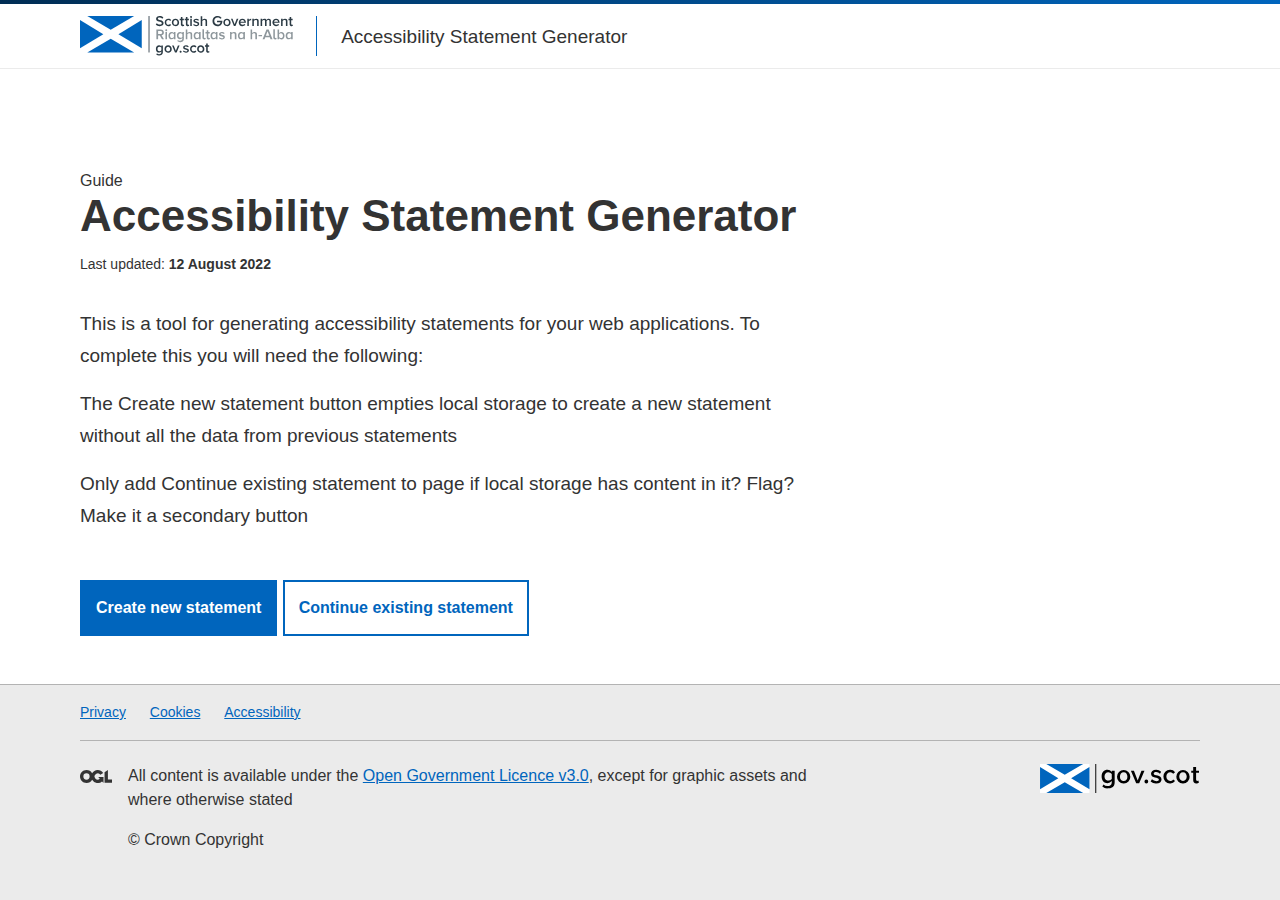
<file: index.html>
<!DOCTYPE html>
<html lang="en">
  <head>
    <title>Start page - Accessibility Statement Generator</title>
    <link rel="stylesheet" type="text/css" href="/public/style.css"/>
    <link rel="shortcut icon" type="image/x-icon" href="/public/images/favicon.ico">
  </head>
  <body>
    <div class="ds_page">
      <div class="ds_page__top">
        <!--
            Notifications
            Site header
            Site navigation
        -->
        <header class="ds_site-header  ds_site-header--gradient" role="banner">
          <div class="ds_wrapper">
            <div class="ds_site-header__content">
              <div class="ds_site-branding">
                <a class="ds_site-branding__logo  ds_site-branding__link" href="/">
                  <img class="ds_site-branding__logo-image" src="/public/images/scotgovlogo.svg" alt="Scottish Government" />
                </a>

                <div class="ds_site-branding__title">
                  Accessibility Statement Generator
                </div>
              </div>
            </div>
          </div>
        </header>
      </div>

      <div class="ds_page__middle">
        <div id="body_wrapper" class="body_wrapper">
          <div class="ds_wrapper">
            <main class="ds_layout  ds_layout--article">


              <div class="ds_layout__partner">
                <!--
                    Optional partner branding
                -->
              </div>

              <div class="ds_layout__content">
                <!--
                    The article content
                -->
                <header class="ds_page-header">
                  <span class="ds_page-header__label  ds_content-label">Guide</span>
                  <h1 class="ds_page-header__title">Accessibility Statement Generator</h1>

                  <dl class="ds_page-header__metadata  ds_metadata">
                    <div class="ds_metadata__item">
                      <dt class="ds_metadata__key">Last updated</dt>
                      <dd class="ds_metadata__value">12 August 2022</dd>
                    </div>
                  </dl>
                </header>
                <p>This is a tool for generating accessibility statements for your web applications. To complete this you will need the following:</p>
                <p>The Create new statement button empties local storage to create a new statement without all the data from previous statements</p>
                <p>Only add Continue existing statement to page if local storage has content in it? Flag? Make it a secondary button</p>
                <div class="button-group">
                  <a href="/background" class="ds_button" onclick="emptyStorage();">
                    Create new statement
                  </a>

                  <a href="/background" class="ds_button  ds_button--secondary">
                    Continue existing statement
                  </a>
                </div>
              </div>

              <div class="ds_layout__sidebar">
                <!--
                    Sidebar content, such as related links
                -->
              </div>

              <div class="ds_layout__feedback">
                <!--
                    Feedback form
                -->
              </div>
            </main>
          </div>
        </div>
      </div>

      <div class="ds_page__bottom">
        <!--
            Footer
            Scripts
        -->
        <footer class="ds_site-footer">
          <div class="ds_wrapper">
            <div class="ds_site-footer__content">
              <ul class="ds_site-footer__site-items">
                <li class="ds_site-items__item">
                  <a href="#">Privacy</a>
                </li>
                <li class="ds_site-items__item">
                  <a href="#">Cookies</a>
                </li>
                <li class="ds_site-items__item">
                  <a href="#">Accessibility</a>
                </li>
              </ul>

              <div class="ds_site-footer__copyright">
                <a class="ds_site-footer__copyright-logo" href="http://www.nationalarchives.gov.uk/doc/open-government-licence/version/3/">
                  <img src="/public/images/ogl.svg" alt="Open Government License" />
                </a>
                <p>All content is available under the <a href="http://www.nationalarchives.gov.uk/doc/open-government-licence/version/3/">Open Government Licence v3.0</a>, except for graphic assets and where otherwise stated</p>
                <p>&copy; Crown Copyright</p>
              </div>

              <div class="ds_site-footer__org">
                <a class="ds_site-footer__org-link" title="The Scottish Government" href="http://www.gov.scot/">
                  <img class="ds_site-footer__org-logo" src="/public/images/scottish-government--min.svg" alt="The Scottish Government" loading="lazy" width="300" height="55" />
                </a>
              </div>
            </div>
          </div>
        </footer>
        <script type="application/javascript" src="public/scripts/main.js"></script>
      </div>
    </div>
  </body>
</html>
</file>
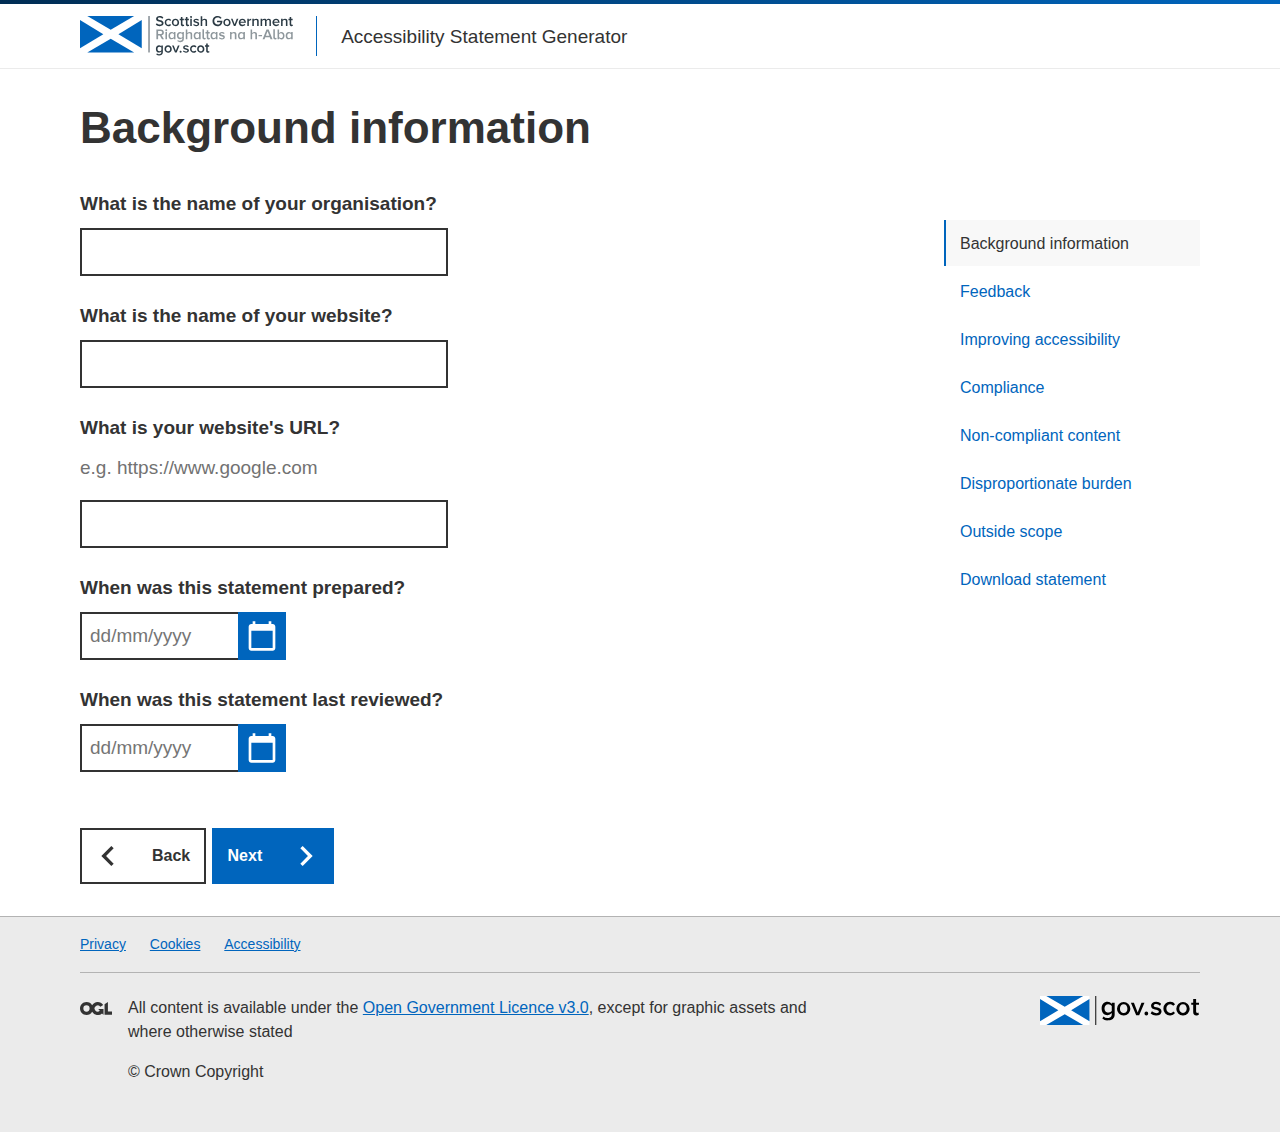
<file: background.html>
<!DOCTYPE html>
<html lang="en">
  <head>
    <title>Background info - Accessibility Statement Generator</title>
    <link rel="stylesheet" type="text/css" href="/public/style.css"/>
    <link rel="shortcut icon" type="image/x-icon" href="/public/images/favicon.ico">
  </head>
  <body onload="reload(['organisation-name', 'website-name', 'website-url', 'prepared-date', 'reviewed-date'])">
    <div class="ds_page">
      <div class="ds_page__top">
        <!--
            Notifications
            Site header
            Site navigation
        -->
        <header class="ds_site-header  ds_site-header--gradient" role="banner">
          <div class="ds_wrapper">
            <div class="ds_site-header__content">
              <div class="ds_site-branding">
                <a class="ds_site-branding__logo  ds_site-branding__link" href="/">
                  <img class="ds_site-branding__logo-image" src="/public/images/scotgovlogo.svg" alt="Scottish Government" />
                </a>

                <div class="ds_site-branding__title">
                  Accessibility Statement Generator
                </div>
              </div>
            </div>
          </div>
        </header>
      </div>

      <div class="ds_page__middle">
        <div id="body_wrapper" class="body_wrapper">
          <div class="ds_wrapper">
            <main class="ds_layout  ds_layout--article">
              <div class="ds_layout__header">
                <header class="ds_page-header">
                  <h1 class="ds_page-header__title">Background information</h1>
                </header>
              </div>

              <div class="ds_layout__partner">
                <!--
                    Optional partner branding
                -->
              </div>

              <div class="ds_layout__content">
                <!--
                    The article content
                -->
                <div>
                  <label class="ds_label" for="organisation-name">What is the name of your organisation?</label>
                  <input class="ds_input  ds_input--fluid-half" type="text" id="organisation-name" onchange="store('organisation-name');" />
                </div>
                <div>
                  <label class="ds_label" for="website-name">What is the name of your website?</label>
                  <input class="ds_input  ds_input--fluid-half" type="text" id="website-name" onchange="store('website-name');"/>
                </div>
                <div>
                  <label class="ds_label" for="website-url">What is your website's URL?</label>
                  <p class="ds_hint-text">e.g. https://www.google.com</p>
                  <input class="ds_input  ds_input--fluid-half" type="text" id="website-url" onchange="store('website-url');"/>
                </div>
                <div data-module="ds-datepicker" class="ds_datepicker">
                  <label class="ds_label" for="prepared-date">When was this statement prepared?</label>
                  <div class="ds_input__wrapper">
                    <input id="prepared-date" placeholder="dd/mm/yyyy" type="text" class="ds_input  ds_input--fixed-10" onchange="store('prepared-date')"/>
                  </div>
                </div>
                <div data-module="ds-datepicker" class="ds_datepicker">
                  <label class="ds_label" for="reviewed-date">When was this statement last reviewed?</label>
                  <div class="ds_input__wrapper">
                    <input id="reviewed-date" placeholder="dd/mm/yyyy" type="text" class="ds_input  ds_input--fixed-10" onchange="store('reviewed-date');"/>
                  </div>
                </div>
                <div class="button-group">
                  <a href="/" class="ds_button  ds_button--cancel  ds_button--has-icon  ds_button--has-icon--left">
                    <svg class="ds_icon" aria-hidden="true" role="img"><use href="/public/images/icons.stack.svg#chevron_left"></use></svg>
                    Back
                  </a>

                  <a href="/feedback" class="ds_button  ds_button--has-icon">
                    Next
                    <svg class="ds_icon" aria-hidden="true" role="img"><use href="/public/images/icons.stack.svg#chevron_right"></use></svg>
                  </a>
                </div>

              </div>


              <div class="ds_layout__sidebar">
                <!--
                    Sidebar content, such as related links
                -->
                <nav aria-label="Sections" class="ds_side-navigation" data-module="ds-side-navigation">
                  <input type="checkbox" class="fully-hidden  js-toggle-side-navigation" id="show-side-navigation" aria-controls="side-navigation-root" />
                  <label class="ds_side-navigation__expand  ds_link" for="show-side-navigation"><span class="visually-hidden">Show all</span> Pages in this section <span class="ds_side-navigation__expand-indicator"></span></label>

                  <ul class="ds_side-navigation__list" id="side-navigation-root">
                    <li class="ds_side-navigation__item">
                      <span class="ds_side-navigation__link ds_current">Background information</span>
                    </li>
                    <li class="ds_side-navigation__item">
                      <a href="/feedback" class="ds_side-navigation__link">Feedback</a>
                    </li>
                    <li class="ds_side-navigation__item">
                      <a href="/improving-accessibility" class="ds_side-navigation__link">Improving accessibility</a>
                    </li>
                    <li class="ds_side-navigation__item">
                      <a href="/compliance" class="ds_side-navigation__link">Compliance</a>
                    </li>
                    <li class="ds_side-navigation__item">
                      <a href="/non-compliant" class="ds_side-navigation__link">Non-compliant content</a>
                    </li>
                    <li class="ds_side-navigation__item">
                      <a href="/disproportionate-burden" class="ds_side-navigation__link">Disproportionate burden</a>
                    </li>
                    <li class="ds_side-navigation__item">
                      <a href="/outside-scope" class="ds_side-navigation__link">Outside scope</a>
                    </li>
                    <li class="ds_side-navigation__item">
                      <a href="/download" class="ds_side-navigation__link">Download statement</a>
                    </li>
                  </ul>
                </nav>
              </div>

              <div class="ds_layout__feedback">
                <!--
                    Feedback form
                -->
              </div>
            </main>
          </div>
        </div>
      </div>

      <div class="ds_page__bottom">
        <!--
            Footer
            Scripts
        -->
        <footer class="ds_site-footer">
          <div class="ds_wrapper">
            <div class="ds_site-footer__content">
              <ul class="ds_site-footer__site-items">
                <li class="ds_site-items__item">
                  <a href="#">Privacy</a>
                </li>
                <li class="ds_site-items__item">
                  <a href="#">Cookies</a>
                </li>
                <li class="ds_site-items__item">
                  <a href="#">Accessibility</a>
                </li>
              </ul>

              <div class="ds_site-footer__copyright">
                <a class="ds_site-footer__copyright-logo" href="http://www.nationalarchives.gov.uk/doc/open-government-licence/version/3/">
                  <img src="/public/images/ogl.svg" alt="Open Government License" />
                </a>
                <p>All content is available under the <a href="http://www.nationalarchives.gov.uk/doc/open-government-licence/version/3/">Open Government Licence v3.0</a>, except for graphic assets and where otherwise stated</p>
                <p>&copy; Crown Copyright</p>
              </div>

              <div class="ds_site-footer__org">
                <a class="ds_site-footer__org-link" title="The Scottish Government" href="http://www.gov.scot/">
                  <img class="ds_site-footer__org-logo" src="/public/images/scottish-government--min.svg" alt="The Scottish Government" loading="lazy" width="300" height="55" />
                </a>
              </div>
            </div>
          </div>
          <script type="module" src="public/scripts/pattern-library.js"></script>
          <script type="application/javascript" src="public/scripts/main.js"></script>
        </footer>
      </div>
    </div>
  </body>
</html>
</file>
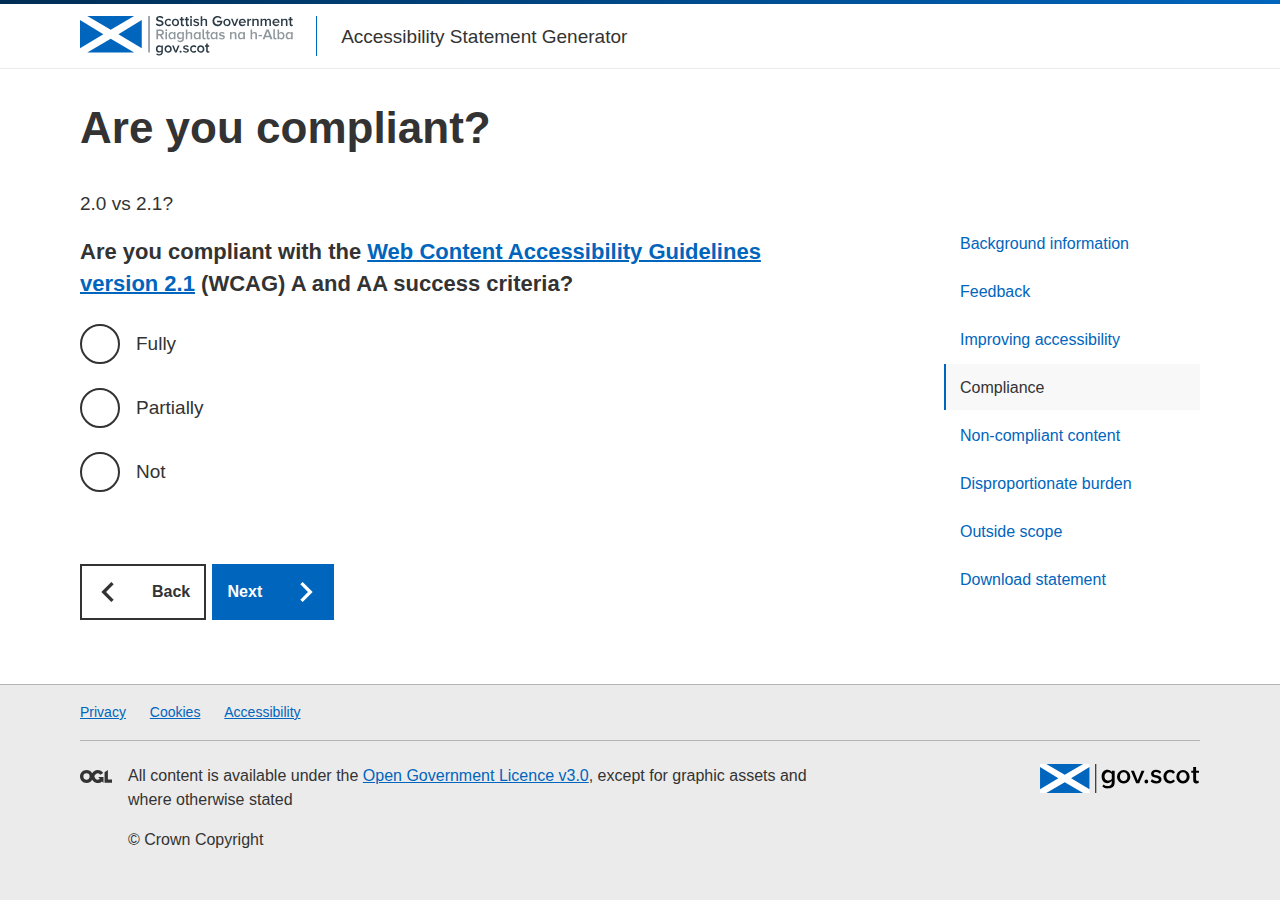
<file: compliance.html>
<!DOCTYPE html>
<html lang="en">
  <head>
    <title>Are you compliant? - Accessibility Statement Generator</title>
    <link rel="stylesheet" type="text/css" href="/public/pattern-library.css"/>
    <link rel="shortcut icon" type="image/x-icon" href="/public/images/favicon.ico">
  </head>
  <body onload="reloadRadio(['compliance-query']);">
    <div class="ds_page">
      <div class="ds_page__top">
        <!--
            Notifications
            Site header
            Site navigation
        -->
        <header class="ds_site-header  ds_site-header--gradient" role="banner">
          <div class="ds_wrapper">
            <div class="ds_site-header__content">
              <div class="ds_site-branding">
                <a class="ds_site-branding__logo  ds_site-branding__link" href="/">
                  <img class="ds_site-branding__logo-image" src="/public/images/scotgovlogo.svg" alt="Scottish Government" />
                </a>

                <div class="ds_site-branding__title">
                  Accessibility Statement Generator
                </div>
              </div>
            </div>
          </div>
        </header>
      </div>

      <div class="ds_page__middle">
        <!--
            Main content
        -->
        <div id="body_wrapper" class="body_wrapper">
          <div class="ds_wrapper">
            <main class="ds_layout  ds_layout--article">
              <div class="ds_layout__header">
                <!--
                    A ds_article-header component or other header content
                -->
                <header class="ds_page-header">
                  <h1 class="ds_page-header__title">Are you compliant?</h1>
                </header>
              </div>

              <div class="ds_layout__partner">
                <!--
                    Optional partner branding
                -->
              </div>

              <div class="ds_layout__content">
                <!--
                    The article content
                -->
                <p>2.0 vs 2.1?</p>
                <form>
                  <div class="ds_question">
                    <fieldset id="compliance-query">
                      <legend>Are you compliant with the <a href="https://www.w3.org/TR/WCAG21">Web Content Accessibility Guidelines version 2.1</a> (WCAG) A and AA success criteria?</legend>

                      <div class="ds_field-group">
                        <div class="ds_radio">
                          <input id="compliance-fully" value="fully" name="compliance-query" class="ds_radio__input" type="radio" onchange="storeRadio('compliance-query', 'fully');"/>
                          <label for="compliance-fully" class="ds_radio__label">Fully</label>
                        </div>
                        <div class="ds_radio">
                          <input id="compliance-partially" value="partially" name="compliance-query" class="ds_radio__input" type="radio" onchange="storeRadio('compliance-query', 'partially');"/>
                          <label for="compliance-partially" class="ds_radio__label">Partially</label>
                        </div>
                        <div class="ds_radio">
                          <input id="compliance-not" value="not" name="compliance-query" class="ds_radio__input" type="radio" onchange="storeRadio('compliance-query', 'not');"/>
                          <label for="compliance-not" class="ds_radio__label">Not</label>
                        </div>
                      </div>
                    </fieldset>
                  </div>
                </form>
                <div class="button-group">
                  <a href="/improving-accessibility" class="ds_button  ds_button--cancel  ds_button--has-icon  ds_button--has-icon--left">
                    <svg class="ds_icon" aria-hidden="true" role="img"><use href="/public/images/icons.stack.svg#chevron_left"></use></svg>
                    Back
                  </a>

                  <a href="/non-compliant" class="ds_button  ds_button--has-icon">
                    Next
                    <svg class="ds_icon" aria-hidden="true" role="img"><use href="/public/images/icons.stack.svg#chevron_right"></use></svg>
                  </a>
                </div>
              </div>

              <div class="ds_layout__sidebar">
                <!--
                    Sidebar content, such as related links
                -->
                <nav aria-label="Sections" class="ds_side-navigation" data-module="ds-side-navigation">
                  <input type="checkbox" class="fully-hidden  js-toggle-side-navigation" id="show-side-navigation" aria-controls="side-navigation-root" />
                  <label class="ds_side-navigation__expand  ds_link" for="show-side-navigation"><span class="visually-hidden">Show all</span> Pages in this section <span class="ds_side-navigation__expand-indicator"></span></label>

                  <ul class="ds_side-navigation__list" id="side-navigation-root">
                    <li class="ds_side-navigation__item">
                      <a href="/background" class="ds_side-navigation__link">Background information</a>
                    </li>
                    <li class="ds_side-navigation__item">
                      <a href="/feedback" class="ds_side-navigation__link">Feedback</a>
                    </li>
                    <li class="ds_side-navigation__item">
                      <a href="/improving-accessibility" class="ds_side-navigation__link">Improving accessibility</a>
                    </li>
                    <li class="ds_side-navigation__item">
                      <span class="ds_side-navigation__link ds_current">Compliance</span>
                    </li>
                    <li class="ds_side-navigation__item">
                      <a href="/non-compliant" class="ds_side-navigation__link">Non-compliant content</a>
                    </li>
                    <li class="ds_side-navigation__item">
                      <a href="/disproportionate-burden" class="ds_side-navigation__link">Disproportionate burden</a>
                    </li>
                    <li class="ds_side-navigation__item">
                      <a href="/outside-scope" class="ds_side-navigation__link">Outside scope</a>
                    </li>
                    <li class="ds_side-navigation__item">
                      <a href="/download" class="ds_side-navigation__link">Download statement</a>
                    </li>
                  </ul>
                </nav>
              </div>

              <div class="ds_layout__feedback">
                <!--
                    Feedback form
                -->
              </div>
            </main>
          </div>
        </div>
      </div>

      <div class="ds_page__bottom">
        <!--
            Footer
            Scripts
        -->
        <footer class="ds_site-footer">
          <div class="ds_wrapper">
            <div class="ds_site-footer__content">
              <ul class="ds_site-footer__site-items">
                <li class="ds_site-items__item">
                  <a href="#">Privacy</a>
                </li>
                <li class="ds_site-items__item">
                  <a href="#">Cookies</a>
                </li>
                <li class="ds_site-items__item">
                  <a href="#">Accessibility</a>
                </li>
              </ul>

              <div class="ds_site-footer__copyright">
                <a class="ds_site-footer__copyright-logo" href="http://www.nationalarchives.gov.uk/doc/open-government-licence/version/3/">
                  <img src="/public/images/ogl.svg" alt="Open Government License" />
                </a>
                <p>All content is available under the <a href="http://www.nationalarchives.gov.uk/doc/open-government-licence/version/3/">Open Government Licence v3.0</a>, except for graphic assets and where otherwise stated</p>
                <p>&copy; Crown Copyright</p>
              </div>

              <div class="ds_site-footer__org">
                <a class="ds_site-footer__org-link" title="The Scottish Government" href="http://www.gov.scot/">
                  <img class="ds_site-footer__org-logo" src="/public/images/scottish-government--min.svg" alt="The Scottish Government" loading="lazy" width="300" height="55" />
                </a>
              </div>
            </div>
          </div>
          <script type="application/javascript" src="public/scripts/main.js"></script>
        </footer>
      </div>
    </div>
  </body>
</html>
</file>
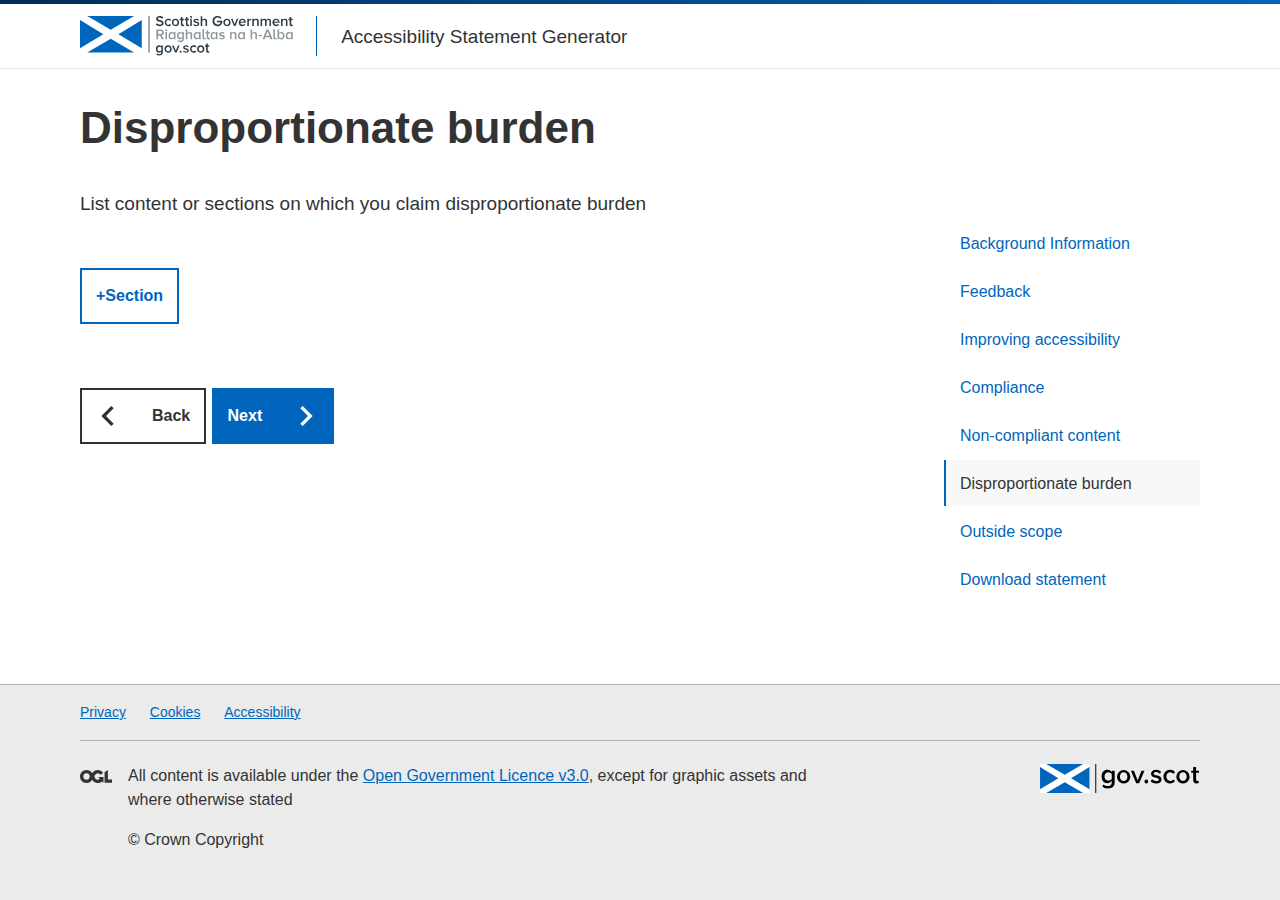
<file: disproportionate-burden.html>
<!DOCTYPE html>
<html lang="en">
  <head>
    <title>Disproportionate burden - Accessibility Statement Generator</title>
    <link rel="stylesheet" type="text/css" href="/public/style.css"/>
    <link rel="shortcut icon" type="image/x-icon" href="/public/images/favicon.ico">
  </head>
  <body onload="reloadTable('disproportionate-burden');">
    <div class="ds_page">
      <div class="ds_page__top">
        <!--
            Notifications
            Site header
            Site navigation
        -->
        <header class="ds_site-header  ds_site-header--gradient" role="banner">
          <div class="ds_wrapper">
            <div class="ds_site-header__content">
              <div class="ds_site-branding">
                <a class="ds_site-branding__logo  ds_site-branding__link" href="/">
                  <img class="ds_site-branding__logo-image" src="/public/images/scotgovlogo.svg" alt="Scottish Government" />
                </a>

                <div class="ds_site-branding__title">
                  Accessibility Statement Generator
                </div>
              </div>
            </div>
          </div>
        </header>
      </div>

      <div class="ds_page__middle">
        <!--
            Main content
        -->
        <div id="body_wrapper" class="body_wrapper">
          <div class="ds_wrapper">
            <main class="ds_layout  ds_layout--article">
              <div class="ds_layout__header">
                <!--
                    A ds_article-header component or other header content
                -->
                <header class="ds_page-header">
                  <h1 class="ds_page-header__title">Disproportionate burden</h1>
                </header>
              </div>

              <div class="ds_layout__partner">
                <!--
                    Optional partner branding
                -->
              </div>

              <div class="ds_layout__content">
                <!--
                    The article content
                -->
                <p>List content or sections on which you claim disproportionate burden</p>
                <button class="ds_button  ds_button--secondary" id="addOneButton" onclick="addOne('disproportionate-burden')">+Section</button>

                <div>

                  <table class="ds_table" data-smallscreen="boxes" id="table-disproportionate-burden" style="display:none;">
                    <caption>Disproportionate burden</caption>

                    <thead>
                      <tr>
                        <th>Section</th>
                        <th>Action</th>
                      </tr>
                    </thead>
                    <tbody>

                    </tbody>
                  </table>
                </div>

                <div id="addToPage">

                </div>

                <div class="button-group">
                  <a href="/non-compliant" class="ds_button  ds_button--cancel  ds_button--has-icon  ds_button--has-icon--left">
                    <svg class="ds_icon" aria-hidden="true" role="img"><use href="/public/images/icons.stack.svg#chevron_left"></use></svg>
                    Back
                  </a>

                  <a href="/outside-scope" class="ds_button  ds_button--has-icon">
                    Next
                    <svg class="ds_icon" aria-hidden="true" role="img"><use href="/public/images/icons.stack.svg#chevron_right"></use></svg>
                  </a>
                </div>
              </div>

              <div class="ds_layout__sidebar">
                <!--
                    Sidebar content, such as related links
                -->
                <nav aria-label="Sections" class="ds_side-navigation" data-module="ds-side-navigation">
                  <input type="checkbox" class="fully-hidden  js-toggle-side-navigation" id="show-side-navigation" aria-controls="side-navigation-root" />
                  <label class="ds_side-navigation__expand  ds_link" for="show-side-navigation"><span class="visually-hidden">Show all</span> Pages in this section <span class="ds_side-navigation__expand-indicator"></span></label>

                  <ul class="ds_side-navigation__list" id="side-navigation-root">
                    <li class="ds_side-navigation__item">
                      <a href="/background" class="ds_side-navigation__link">Background Information</a>
                    </li>
                    <li class="ds_side-navigation__item">
                      <a href="/feedback" class="ds_side-navigation__link">Feedback</a>
                    </li>
                    <li class="ds_side-navigation__item">
                      <a href="/improving-accessibility" class="ds_side-navigation__link">Improving accessibility</a>
                    </li>
                    <li class="ds_side-navigation__item">
                      <a href="/compliance" class="ds_side-navigation__link">Compliance</a>
                    </li>
                    <li class="ds_side-navigation__item">
                      <a href="/non-compliant" class="ds_side-navigation__link">Non-compliant content</a>
                    </li>
                    <li class="ds_side-navigation__item">
                      <span class="ds_side-navigation__link ds_current">Disproportionate burden</span>
                    </li>
                    <li class="ds_side-navigation__item">
                      <a href="/outside-scope" class="ds_side-navigation__link">Outside scope</a>
                    </li>
                    <li class="ds_side-navigation__item">
                      <a href="/download" class="ds_side-navigation__link">Download statement</a>
                    </li>
                  </ul>
                </nav>
              </div>

              <div class="ds_layout__feedback">
                <!--
                    Feedback form
                -->
              </div>
            </main>
          </div>
        </div>
      </div>

      <div class="ds_page__bottom">
        <!--
            Footer
            Scripts
        -->
        <footer class="ds_site-footer">
          <div class="ds_wrapper">
            <div class="ds_site-footer__content">
              <ul class="ds_site-footer__site-items">
                <li class="ds_site-items__item">
                  <a href="#">Privacy</a>
                </li>
                <li class="ds_site-items__item">
                  <a href="#">Cookies</a>
                </li>
                <li class="ds_site-items__item">
                  <a href="#">Accessibility</a>
                </li>
              </ul>

              <div class="ds_site-footer__copyright">
                <a class="ds_site-footer__copyright-logo" href="http://www.nationalarchives.gov.uk/doc/open-government-licence/version/3/">
                  <img src="/public/images/ogl.svg" alt="Open Government License" />
                </a>
                <p>All content is available under the <a href="http://www.nationalarchives.gov.uk/doc/open-government-licence/version/3/">Open Government Licence v3.0</a>, except for graphic assets and where otherwise stated</p>
                <p>&copy; Crown Copyright</p>
              </div>

              <div class="ds_site-footer__org">
                <a class="ds_site-footer__org-link" title="The Scottish Government" href="http://www.gov.scot/">
                  <img class="ds_site-footer__org-logo" src="/public/images/scottish-government--min.svg" alt="The Scottish Government" loading="lazy" width="300" height="55" />
                </a>
              </div>
            </div>
          </div>
          <script type="application/javascript" src="public/scripts/main.js"></script>
        </footer>
      </div>
    </div>
  </body>
</html>
</file>
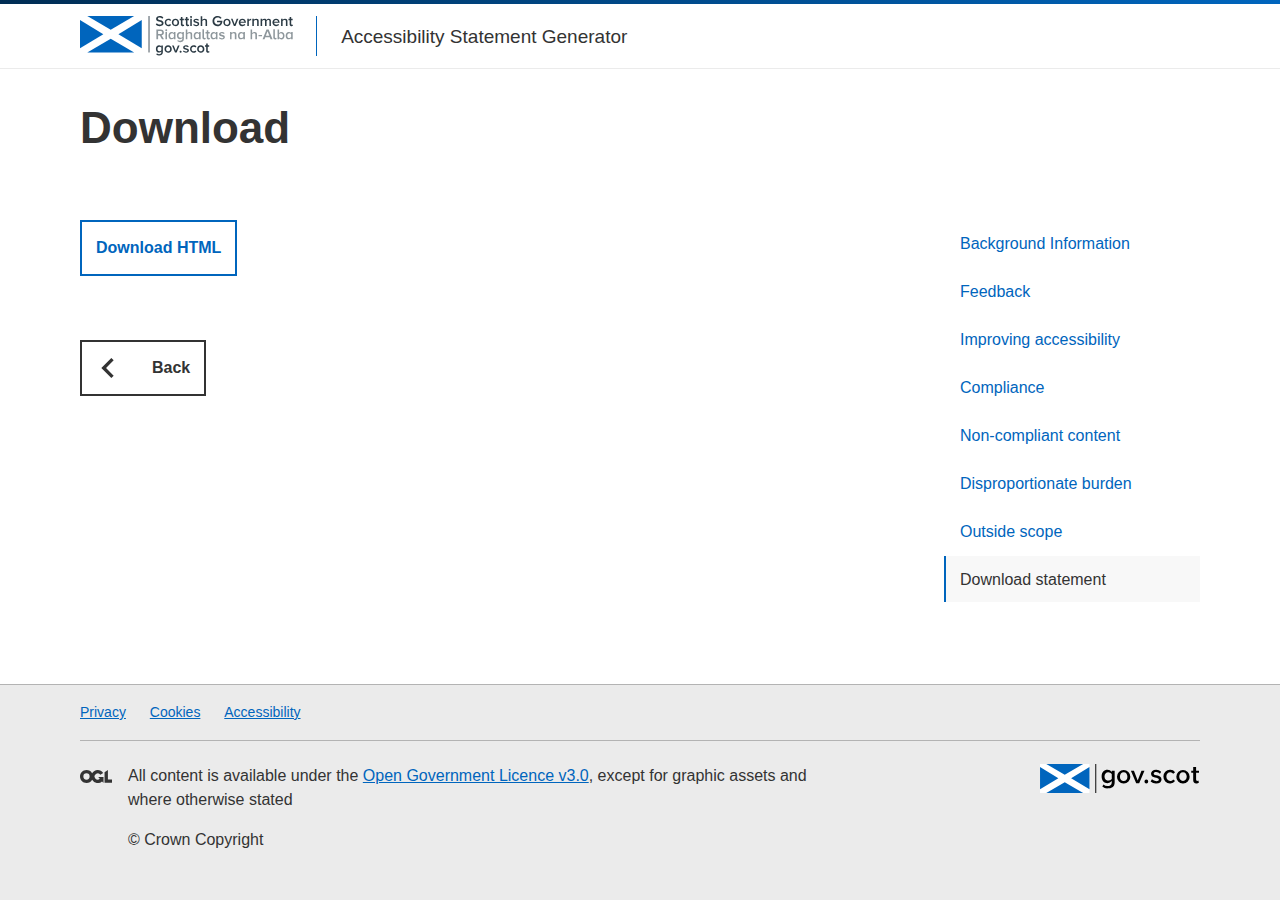
<file: download.html>
<!DOCTYPE html>
<html lang="en">
  <head>
    <title>Download - Accessibility Statement Generator</title>
    <link rel="stylesheet" type="text/css" href="/public/pattern-library.css"/>
    <link rel="shortcut icon" type="image/x-icon" href="/public/images/favicon.ico">
  </head>
  <body>
    <div class="ds_page">
      <div class="ds_page__top">
        <!--
            Notifications
            Site header
            Site navigation
        -->
        <header class="ds_site-header  ds_site-header--gradient" role="banner">
          <div class="ds_wrapper">
            <div class="ds_site-header__content">
              <div class="ds_site-branding">
                <a class="ds_site-branding__logo  ds_site-branding__link" href="/">
                  <img class="ds_site-branding__logo-image" src="/public/images/scotgovlogo.svg" alt="Scottish Government" />
                </a>

                <div class="ds_site-branding__title">
                  Accessibility Statement Generator
                </div>
              </div>
            </div>
          </div>
        </header>
      </div>

      <div class="ds_page__middle">
        <!--
            Main content
        -->
        <div id="body_wrapper" class="body_wrapper">
          <div class="ds_wrapper">
            <main class="ds_layout  ds_layout--article">
              <div class="ds_layout__header">
                <!--
                    A ds_article-header component or other header content
                -->
                <header class="ds_page-header">
                  <h1 class="ds_page-header__title">Download</h1>
                </header>
              </div>

              <div class="ds_layout__partner">
                <!--
                    Optional partner branding
                -->
              </div>

              <div class="ds_layout__content">
                <!--
                    The article content
                -->
                <button class="ds_button  ds_button--secondary" onclick="downloadHTML();">Download HTML</button>


                <div class="button-group">
                  <a href="/outside-scope" class="ds_button  ds_button--cancel  ds_button--has-icon  ds_button--has-icon--left">
                    <svg class="ds_icon" aria-hidden="true" role="img"><use href="/public/images/icons.stack.svg#chevron_left"></use></svg>
                    Back
                  </a>
                </div>
              </div>

              <div class="ds_layout__sidebar">
                <!--
                    Sidebar content, such as related links
                -->
                <nav aria-label="Sections" class="ds_side-navigation" data-module="ds-side-navigation">
                  <input type="checkbox" class="fully-hidden  js-toggle-side-navigation" id="show-side-navigation" aria-controls="side-navigation-root" />
                  <label class="ds_side-navigation__expand  ds_link" for="show-side-navigation"><span class="visually-hidden">Show all</span> Pages in this section <span class="ds_side-navigation__expand-indicator"></span></label>

                  <ul class="ds_side-navigation__list" id="side-navigation-root">
                    <li class="ds_side-navigation__item">
                      <a href="/background" class="ds_side-navigation__link">Background Information</a>
                    </li>
                    <li class="ds_side-navigation__item">
                      <a href="/feedback" class="ds_side-navigation__link">Feedback</a>
                    </li>
                    <li class="ds_side-navigation__item">
                      <a href="/improving-accessibility" class="ds_side-navigation__link">Improving accessibility</a>
                    </li>
                    <li class="ds_side-navigation__item">
                      <a href="/compliance" class="ds_side-navigation__link">Compliance</a>
                    </li>
                    <li class="ds_side-navigation__item">
                      <a href="/non-compliant" class="ds_side-navigation__link">Non-compliant content</a>
                    </li>
                    <li class="ds_side-navigation__item">
                      <a href="/disproportionate-burden" class="ds_side-navigation__link">Disproportionate burden</a>
                    </li>
                    <li class="ds_side-navigation__item">
                      <a href="/outside-scope" class="ds_side-navigation__link">Outside scope</a>
                    </li>
                    <li class="ds_side-navigation__item">
                      <span class="ds_side-navigation__link ds_current">Download statement</span>
                    </li>
                  </ul>
                </nav>
              </div>

              <div class="ds_layout__feedback">
                <!--
                    Feedback form
                -->
              </div>
            </main>
          </div>
        </div>
      </div>

      <div class="ds_page__bottom">
        <!--
            Footer
            Scripts
        -->
        <footer class="ds_site-footer">
          <div class="ds_wrapper">
            <div class="ds_site-footer__content">
              <ul class="ds_site-footer__site-items">
                <li class="ds_site-items__item">
                  <a href="#">Privacy</a>
                </li>
                <li class="ds_site-items__item">
                  <a href="#">Cookies</a>
                </li>
                <li class="ds_site-items__item">
                  <a href="#">Accessibility</a>
                </li>
              </ul>

              <div class="ds_site-footer__copyright">
                <a class="ds_site-footer__copyright-logo" href="http://www.nationalarchives.gov.uk/doc/open-government-licence/version/3/">
                  <img src="/public/images/ogl.svg" alt="Open Government License" />
                </a>
                <p>All content is available under the <a href="http://www.nationalarchives.gov.uk/doc/open-government-licence/version/3/">Open Government Licence v3.0</a>, except for graphic assets and where otherwise stated</p>
                <p>&copy; Crown Copyright</p>
              </div>

              <div class="ds_site-footer__org">
                <a class="ds_site-footer__org-link" title="The Scottish Government" href="http://www.gov.scot/">
                  <img class="ds_site-footer__org-logo" src="/public/images/scottish-government--min.svg" alt="The Scottish Government" loading="lazy" width="300" height="55" />
                </a>
              </div>
            </div>
          </div>
          <script type="application/javascript" src="public/scripts/main.js"></script>
          <script type="application/javascript" src="public/scripts/statement.js"></script>
        </footer>
      </div>
    </div>
  </body>
</html>
</file>
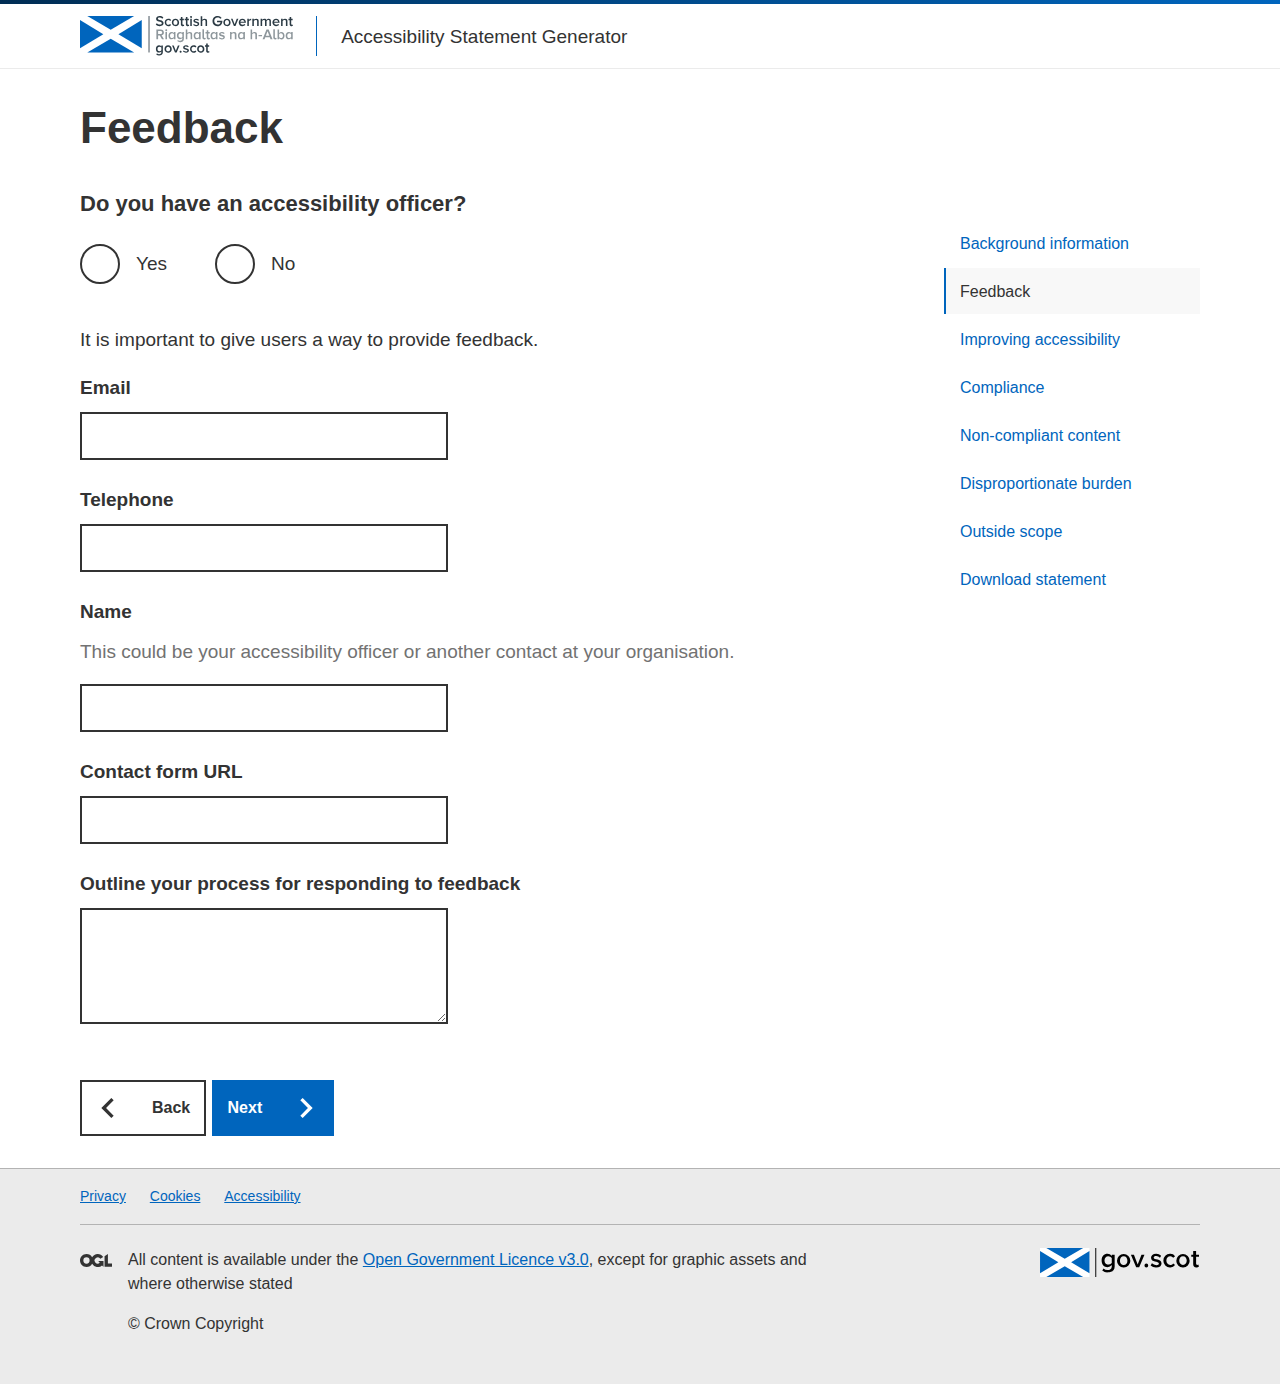
<file: feedback.html>
<!DOCTYPE html>
<html lang="en">
  <head>
    <title>Feedback - Accessibility Statement Generator</title>
    <link rel="stylesheet" type="text/css" href="/public/style.css"/>
    <link rel="shortcut icon" type="image/x-icon" href="/public/images/favicon.ico">
  </head>
  <body onload="reload(['feedback-email', 'feedback-telephone', 'feedback-name', 'contact-form', 'response-process']);reloadRadio(['accessibility-officer-query']);">
    <div class="ds_page">
      <div class="ds_page__top">
        <!--
            Notifications
            Site header
            Site navigation
        -->
        <header class="ds_site-header  ds_site-header--gradient" role="banner">
          <div class="ds_wrapper">
            <div class="ds_site-header__content">
              <div class="ds_site-branding">
                <a class="ds_site-branding__logo  ds_site-branding__link" href="/">
                  <img class="ds_site-branding__logo-image" src="/public/images/scotgovlogo.svg" alt="Scottish Government" />
                </a>

                <div class="ds_site-branding__title">
                  Accessibility Statement Generator
                </div>
              </div>
            </div>
          </div>
        </header>
      </div>

      <div class="ds_page__middle">
        <div id="body_wrapper" class="body_wrapper">
          <div class="ds_wrapper">
            <main class="ds_layout  ds_layout--article">
              <div class="ds_layout__header">
                <header class="ds_page-header">
                  <h1 class="ds_page-header__title">Feedback</h1>
                </header>
              </div>

              <div class="ds_layout__partner">
                <!--
                    Optional partner branding
                -->
              </div>

              <div class="ds_layout__content">
                <!--
                    The article content
                -->
                <form>
                  <fieldset>
                    <legend>Do you have an accessibility officer?</legend>

                    <div class="ds_field-group  ds_field-group--inline">
                      <div class="ds_radio">
                        <input class="ds_radio__input" id="accessibility-officer-yes" name="accessibility-officer-query" type="radio" value="yes" onchange="storeRadio('accessibility-officer-query', 'yes');"/>
                        <label class="ds_radio__label" for="accessibility-officer-yes">Yes</label>
                      </div>

                      <div class="ds_radio">
                        <input class="ds_radio__input" id="accessibility-officer-no" name="accessibility-officer-query" type="radio" value="no" onchange="storeRadio('accessibility-officer-query', 'no');"/>
                        <label class="ds_radio__label" for="accessibility-officer-no">No</label>
                      </div>
                    </div>
                  </fieldset>
                </form>
                <p>It is important to give users a way to provide feedback.</p>
                <div>
                  <label class="ds_label" for="feedback-email">Email</label>
                  <input class="ds_input  ds_input--fluid-half" type="text" id="feedback-email" onchange="store('feedback-email');"/>
                </div>
                <div>
                  <label class="ds_label" for="feedback-telephone">Telephone</label>
                  <input class="ds_input  ds_input--fluid-half" type="text" id="feedback-telephone" onchange="store('feedback-telephone');"/>
                </div>
                <div>
                  <label class="ds_label" for="feedback-name">Name</label>
                  <p class="ds_hint-text">This could be your accessibility officer or another contact at your organisation.</p>
                  <input class="ds_input  ds_input--fluid-half" type="text" id="feedback-name" onchange="store('feedback-name');"/>
                </div>
                <div>
                  <label class="ds_label" for="contact-form">Contact form URL</label>
                  <input class="ds_input  ds_input--fluid-half" type="text" id="contact-form" onchange="store('contact-form');"/>
                </div>
                <div>
                  <label class="ds_label" for="response-process">Outline your process for responding to feedback</label>
                  <textarea class="ds_input  ds_input--fluid-half" rows="3" id="response-process" onchange="store('response-process');"></textarea>
                </div>
                <div class="button-group">
                  <a href="/background" class="ds_button  ds_button--cancel  ds_button--has-icon  ds_button--has-icon--left">
                    <svg class="ds_icon" aria-hidden="true" role="img"><use href="/public/images/icons.stack.svg#chevron_left"></use></svg>
                    Back
                  </a>

                  <a href="/improving-accessibility" class="ds_button  ds_button--has-icon">
                    Next
                    <svg class="ds_icon" aria-hidden="true" role="img"><use href="/public/images/icons.stack.svg#chevron_right"></use></svg>
                  </a>
                </div>

              </div>


              <div class="ds_layout__sidebar">
                <!--
                    Sidebar content, such as related links
                -->
                <nav aria-label="Sections" class="ds_side-navigation" data-module="ds-side-navigation">
                  <input type="checkbox" class="fully-hidden  js-toggle-side-navigation" id="show-side-navigation" aria-controls="side-navigation-root" />
                  <label class="ds_side-navigation__expand  ds_link" for="show-side-navigation"><span class="visually-hidden">Show all</span> Pages in this section <span class="ds_side-navigation__expand-indicator"></span></label>

                  <ul class="ds_side-navigation__list" id="side-navigation-root">
                    <li class="ds_side-navigation__item">
                      <a href="/background" class="ds_side-navigation__link">Background information</a>
                    </li>
                    <li class="ds_side-navigation__item">
                      <span class="ds_side-navigation__link ds_current">Feedback</span>
                    </li>
                    <li class="ds_side-navigation__item">
                      <a href="/improving-accessibility" class="ds_side-navigation__link">Improving accessibility</a>
                    </li>
                    <li class="ds_side-navigation__item">
                      <a href="/compliance" class="ds_side-navigation__link">Compliance</a>
                    </li>
                    <li class="ds_side-navigation__item">
                      <a href="/non-compliant" class="ds_side-navigation__link">Non-compliant content</a>
                    </li>
                    <li class="ds_side-navigation__item">
                      <a href="/disproportionate-burden" class="ds_side-navigation__link">Disproportionate burden</a>
                    </li>
                    <li class="ds_side-navigation__item">
                      <a href="/outside-scope" class="ds_side-navigation__link">Outside scope</a>
                    </li>
                    <li class="ds_side-navigation__item">
                      <a href="/download" class="ds_side-navigation__link">Download statement</a>
                    </li>
                  </ul>
                </nav>
              </div>

              <div class="ds_layout__feedback">
                <!--
                    Feedback form
                -->
              </div>
            </main>
          </div>
        </div>
      </div>

      <div class="ds_page__bottom">
        <!--
            Footer
            Scripts
        -->
        <footer class="ds_site-footer">
          <div class="ds_wrapper">
            <div class="ds_site-footer__content">
              <ul class="ds_site-footer__site-items">
                <li class="ds_site-items__item">
                  <a href="#">Privacy</a>
                </li>
                <li class="ds_site-items__item">
                  <a href="#">Cookies</a>
                </li>
                <li class="ds_site-items__item">
                  <a href="#">Accessibility</a>
                </li>
              </ul>

              <div class="ds_site-footer__copyright">
                <a class="ds_site-footer__copyright-logo" href="http://www.nationalarchives.gov.uk/doc/open-government-licence/version/3/">
                  <img src="/public/images/ogl.svg" alt="Open Government License" />
                </a>
                <p>All content is available under the <a href="http://www.nationalarchives.gov.uk/doc/open-government-licence/version/3/">Open Government Licence v3.0</a>, except for graphic assets and where otherwise stated</p>
                <p>&copy; Crown Copyright</p>
              </div>

              <div class="ds_site-footer__org">
                <a class="ds_site-footer__org-link" title="The Scottish Government" href="http://www.gov.scot/">
                  <img class="ds_site-footer__org-logo" src="/public/images/scottish-government--min.svg" alt="The Scottish Government" loading="lazy" width="300" height="55" />
                </a>
              </div>
            </div>
          </div>
          <script type="module" src="public/scripts/pattern-library.js"></script>
          <script type="application/javascript" src="public/scripts/main.js"></script>
        </footer>
      </div>
    </div>
  </body>
</html>
</file>
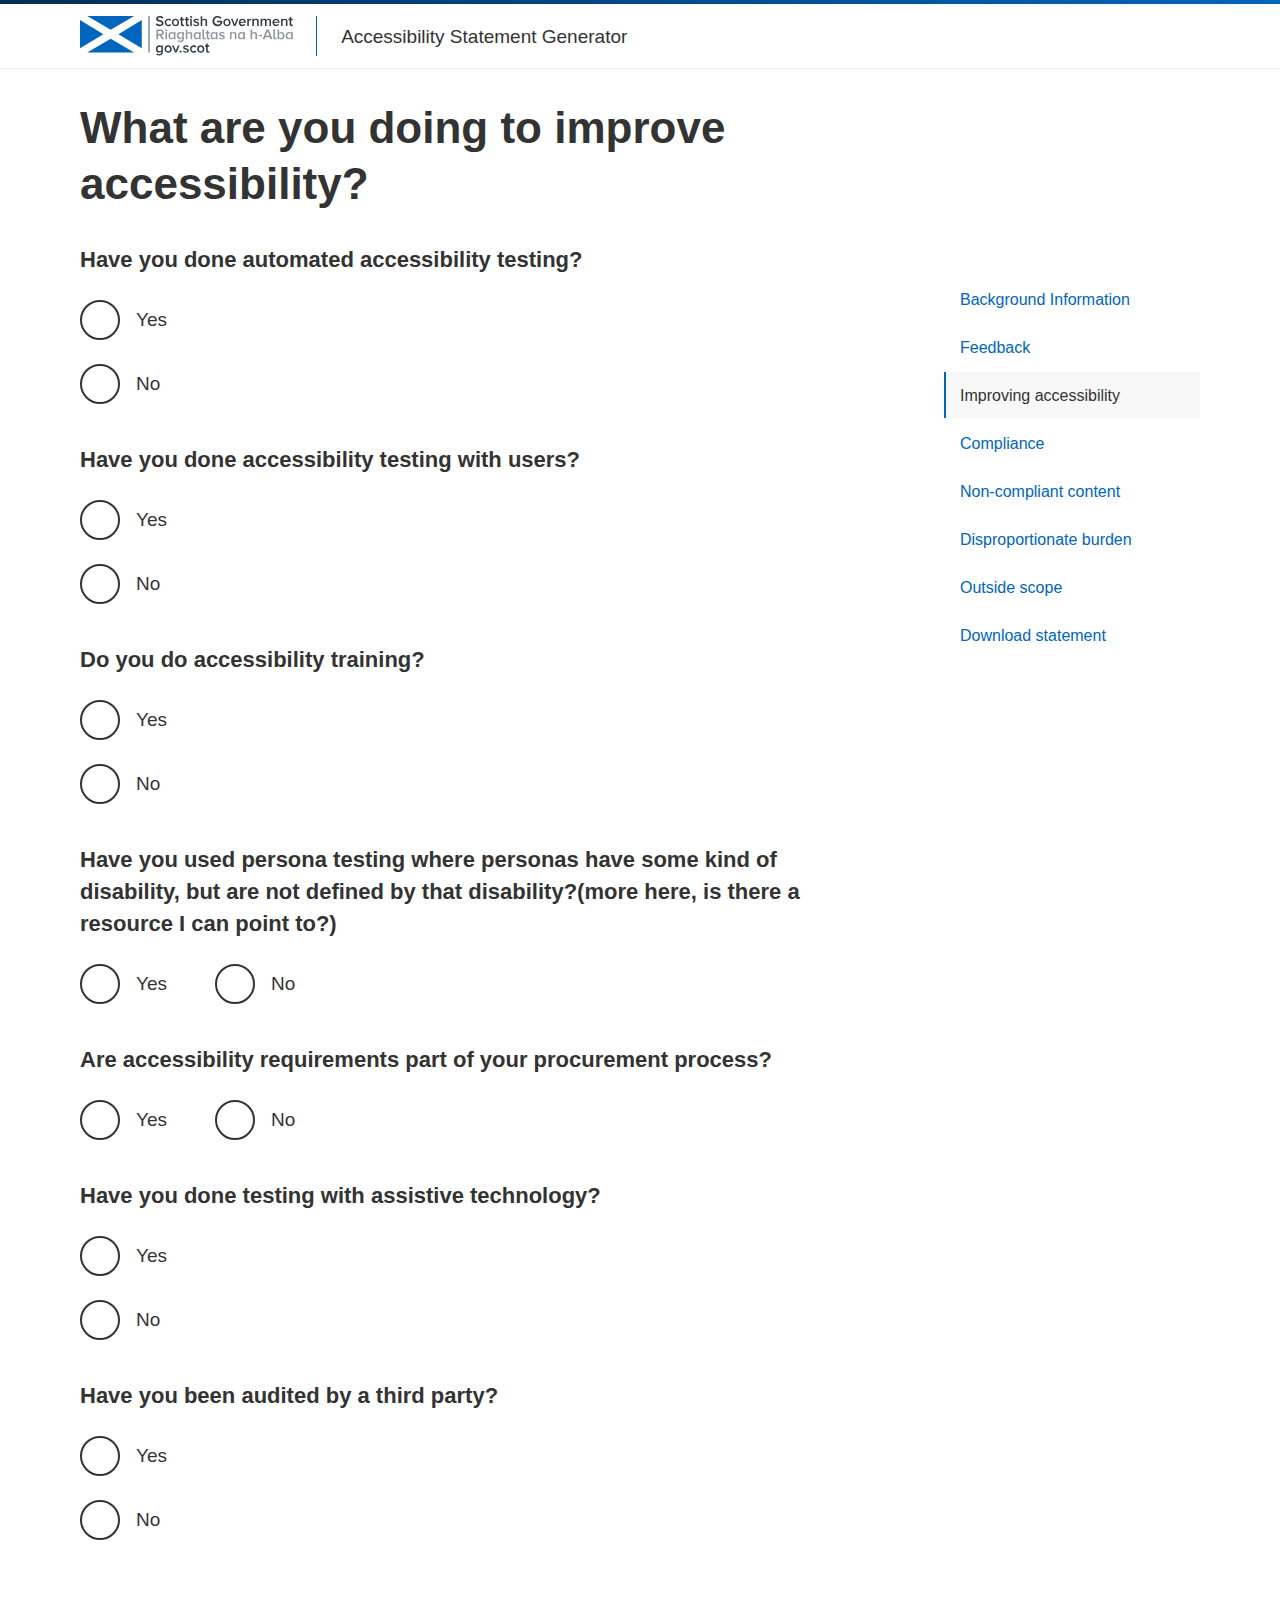
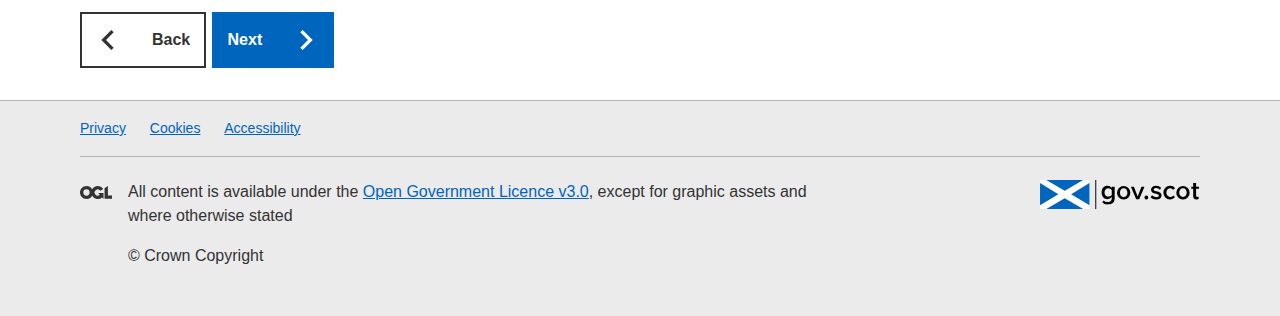
<file: improving-accessibility.html>
<!DOCTYPE html>
<html lang="en">
  <head>
    <title>Improving accessibility - Accessibility Statement Generator</title>
    <link rel="stylesheet" type="text/css" href="/public/style.css"/>
    <link rel="shortcut icon" type="image/x-icon" href="/public/images/favicon.ico">
  </head>
  <body onload="reload(['user-testing-details', 'training-details', 'audited-details']);reloadRadio(['automated-testing-query', 'user-testing-query', 'training-query', 'personas-query', 'accessible-procurement-query', 'assistive-technology-query', 'audited-query']);reloadCheckbox(['screen-reader', 'voice-browser', 'braille-display']);">
    <div class="ds_page">
      <div class="ds_page__top">
        <!--
            Notifications
            Site header
            Site navigation
        -->
        <header class="ds_site-header  ds_site-header--gradient" role="banner">
          <div class="ds_wrapper">
            <div class="ds_site-header__content">
              <div class="ds_site-branding">
                <a class="ds_site-branding__logo  ds_site-branding__link" href="/">
                  <img class="ds_site-branding__logo-image" src="/public/images/scotgovlogo.svg" alt="Scottish Government" />
                </a>

                <div class="ds_site-branding__title">
                  Accessibility Statement Generator
                </div>
              </div>
            </div>
          </div>
        </header>
      </div>

      <div class="ds_page__middle">

        <!--
            Main content
        -->
        <div id="body_wrapper" class="body_wrapper">
          <div class="ds_wrapper">
            <main class="ds_layout  ds_layout--article">
              <div class="ds_layout__header">
                <!--
                    A ds_article-header component or other header content
                -->
                <header class="ds_page-header">
                  <h1 class="ds_page-header__title">What are you doing to improve accessibility?</h1>
                </header>
              </div>

              <div class="ds_layout__partner">
                <!--
                    Optional partner branding
                -->
              </div>

              <div class="ds_layout__content">
                <!--
                    The article content
                -->
                <form>
                  <div class="ds_question">
                    <fieldset id="automated-testing-query">
                      <legend>Have you done automated accessibility testing?</legend>

                      <div class="ds_field-group">
                        <div class="ds_radio">
                          <input id="automated-testing-yes" value="yes" name="automated-testing-query" class="ds_radio__input" type="radio" onchange="storeRadio('automated-testing-query', 'yes');"/>
                          <label for="automated-testing-yes" class="ds_radio__label">Yes</label>
                        </div>
                        <div class="ds_radio">
                          <input id="automated-testing-no" value="no" name="automated-testing-query" class="ds_radio__input" type="radio" onchange="storeRadio('automated-testing-query', 'no');"/>
                          <label for="automated-testing-no" class="ds_radio__label">No</label>

                          <div class="ds_reveal-content">
                            <div class="ds_question">
                              <p><a href="#">This resourse</a> could help you with automated testing.(get a resource for here)</p>
                            </div>
                          </div>
                        </div>
                      </div>
                    </fieldset>
                  </div>
                </form>
                <form>
                  <div class="ds_question">
                    <fieldset id="user-testing-query">
                      <legend>Have you done accessibility testing with users?</legend>

                        <div class="ds_field-group">
                          <div class="ds_radio">
                            <input id="user-testing-yes" value="yes" name="user-testing-query" class="ds_radio__input" type="radio" onchange="storeRadio('user-testing-query', 'yes');"/>
                            <label for="user-testing-yes" class="ds_radio__label">Yes</label>

                            <div class="ds_reveal-content">
                              <div class="ds_question">
                                <label class="ds_label" for="user-testing-details">What kinds of testing have you done with users?</label>
                                <textarea id="user-testing-details" class="ds_input" rows="4" data-validation="requiredField" aria-required="true" onchange="store('user-testing-details');"></textarea>
                              </div>
                            </div>
                          </div>
                          <div class="ds_radio">
                            <input id="user-testing-no" value="no" name="user-testing-query" class="ds_radio__input" type="radio" onchange="storeRadio('user-testing-query', 'no');"/>
                            <label for="user-testing-no" class="ds_radio__label">No</label>
                          </div>
                        </div>
                    </fieldset>
                  </div>
                </form>
                <form>
                  <div class="ds_question">
                    <fieldset id="training-query">
                      <legend>Do you do accessibility training?</legend>

                        <div class="ds_field-group">
                          <div class="ds_radio">
                            <input id="training-yes" value="yes" name="training-query" class="ds_radio__input" type="radio" onchange="storeRadio('training-query', 'yes');"/>
                            <label for="training-yes" class="ds_radio__label">Yes</label>

                            <div class="ds_reveal-content">
                              <div class="ds_question">
                                <label class="ds_label" for="training-details">What kinds of accessibility training have you done?</label>
                                <textarea id="training-details" class="ds_input" rows="4" data-validation="requiredField" aria-required="true" onchange="store('training-details');"></textarea>
                              </div>
                            </div>
                          </div>
                          <div class="ds_radio">
                            <input id="training-no" value="no" name="training-query" class="ds_radio__input" type="radio" onchange="storeRadio('training-query', 'no');"/>
                            <label for="training-no" class="ds_radio__label">No</label>

                            <div class="ds_reveal-content">
                              <div class="ds_question">
                                <p><a href="#">This resourse</a> could help you with training.(need resource here)</p>
                              </div>
                            </div>
                          </div>
                        </div>
                    </fieldset>
                  </div>
                </form>
                <form>
                    <fieldset>
                        <legend>Have you used persona testing where personas have some kind of disability, but are not defined by that disability?(more here, is there a resource I can point to?)</legend>

                        <div class="ds_field-group  ds_field-group--inline">
                            <div class="ds_radio">
                                <input class="ds_radio__input" id="personas-yes" name="personas-query" type="radio" value="yes" onchange="storeRadio('personas-query', 'yes');"/>
                                <label class="ds_radio__label" for="personas-yes">Yes</label>
                            </div>

                            <div class="ds_radio">
                                <input class="ds_radio__input" id="personas-no" name="personas-query" type="radio" value="no" onchange="storeRadio('personas-query', 'no');"/>
                                <label class="ds_radio__label" for="personas-no">No</label>
                            </div>
                        </div>
                    </fieldset>
                </form>
                <form>
                    <fieldset>
                        <legend>Are accessibility requirements part of your procurement process?</legend>

                        <div class="ds_field-group  ds_field-group--inline">
                            <div class="ds_radio">
                                <input class="ds_radio__input" id="accessible-procurement-yes" name="accessible-procurement-query" type="radio" value="yes" onchange="storeRadio('accessible-procurement-query', 'yes');"/>
                                <label class="ds_radio__label" for="accessible-procurement-yes">Yes</label>
                            </div>

                            <div class="ds_radio">
                                <input class="ds_radio__input" id="accessible-procurement-no" name="accessible-procurement-query" type="radio" value="no" onchange="storeRadio('accessible-procurement-query', 'no');"/>
                                <label class="ds_radio__label" for="accessible-procurement-no">No</label>
                            </div>
                        </div>
                    </fieldset>
                </form>
                <form>
                  <div class="ds_question">
                    <fieldset id="assistive-technology-query">
                      <legend>Have you done testing with assistive technology?</legend>

                        <div class="ds_field-group">
                          <div class="ds_radio">
                            <input id="assistive-technology-yes" value="yes" name="assistive-technology-query" class="ds_radio__input" type="radio" onchange="storeRadio('assistive-technology-query', 'yes');"/>
                            <label for="assistive-technology-yes" class="ds_radio__label">Yes</label>

                            <div class="ds_reveal-content">
                              <div class="ds_question">
                                <form>
                                  <fieldset aria-describedby="ds_hint">
                                    <legend>What kinds of assistive technology have you tested with?</legend>
                                    <p class="ds_hint-text" id="ds_hint">Select as many as you like</p>

                                    <div class="ds_field-group">
                                      <div class="ds_checkbox">
                                        <input class="ds_checkbox__input" id="screen-reader" type="checkbox" onchange="storeCheckbox('screen-reader');"/>
                                        <label class="ds_checkbox__label" for="screen-reader">Screen reader</label>
                                      </div>

                                      <div class="ds_checkbox">
                                        <input class="ds_checkbox__input" id="voice-browser" type="checkbox" onchange="storeCheckbox('voice-browser');"/>
                                        <label class="ds_checkbox__label" for="voice-browser">Voice browser</label>
                                      </div>

                                      <div class="ds_checkbox">
                                        <input class="ds_checkbox__input" id="braille-display" type="checkbox" onchange="storeCheckbox('braille-display');"/>
                                        <label class="ds_checkbox__label" for="braille-display">Refreshable Braille display</label>
                                      </div>
                                    </div>
                                  </fieldset>
                                </form>
                              </div>
                            </div>
                          </div>
                          <div class="ds_radio">
                            <input id="assistive-technology-no" value="no" name="assistive-technology-query" class="ds_radio__input" type="radio" onchange="storeRadio('assistive-technology-query', 'no');"/>
                            <label for="assistive-technology-no" class="ds_radio__label">No</label>
                          </div>
                        </div>
                    </fieldset>
                  </div>
                </form>
                <form>
                  <div class="ds_question">
                    <fieldset id="audited-query">
                      <legend>Have you been audited by a third party?</legend>

                        <div class="ds_field-group">
                          <div class="ds_radio">
                            <input id="audited-yes" value="yes" name="audited-query" class="ds_radio__input" type="radio" onchange="storeRadio('audited-query', 'yes');"/>
                            <label for="audited-yes" class="ds_radio__label">Yes</label>

                            <div class="ds_reveal-content">
                              <div>
                                <label class="ds_label" for="audited-details">Which organisation performed the audit?</label>
                                <input class="ds_input" type="text" id="audited-details" onchange="store('audited-details');"/>
                              </div>
                              <div data-module="ds-datepicker" class="ds_datepicker">
                                <label class="ds_label" for="audited-date">When was the audit performed?</label>
                                <div class="ds_input__wrapper">
                                  <input id="audited-date" placeholder="dd/mm/yyyy" type="text" class="ds_input  ds_input--fixed-10" onchange="store('audited-date');"/>
                                </div>
                              </div>
                            </div>
                          </div>
                          <div class="ds_radio">
                            <input id="audited-no" value="no" name="audited-query" class="ds_radio__input" type="radio" onchange="storeRadio('audited-query', 'no');"/>
                            <label for="audited-no" class="ds_radio__label">No</label>
                          </div>
                        </div>
                    </fieldset>
                  </div>
                </form>
                <div class="button-group">
                  <a href="/background" class="ds_button  ds_button--cancel  ds_button--has-icon  ds_button--has-icon--left">
                    <svg class="ds_icon" aria-hidden="true" role="img"><use href="/public/images/icons.stack.svg#chevron_left"></use></svg>
                    Back
                  </a>

                  <a href="/compliance" class="ds_button  ds_button--has-icon">
                    Next
                    <svg class="ds_icon" aria-hidden="true" role="img"><use href="/public/images/icons.stack.svg#chevron_right"></use></svg>
                  </a>
                </div>
              </div>

              <div class="ds_layout__sidebar">
                <!--
                    Sidebar content, such as related links
                -->
                <nav aria-label="Sections" class="ds_side-navigation" data-module="ds-side-navigation">
                  <input type="checkbox" class="fully-hidden  js-toggle-side-navigation" id="show-side-navigation" aria-controls="side-navigation-root" />
                  <label class="ds_side-navigation__expand  ds_link" for="show-side-navigation"><span class="visually-hidden">Show all</span> Pages in this section <span class="ds_side-navigation__expand-indicator"></span></label>

                  <ul class="ds_side-navigation__list" id="side-navigation-root">
                    <li class="ds_side-navigation__item">
                      <a href="/background" class="ds_side-navigation__link">Background Information</a>
                    </li>
                    <li class="ds_side-navigation__item">
                      <a href="/feedback" class="ds_side-navigation__link">Feedback</a>
                    </li>
                    <li class="ds_side-navigation__item">
                      <span class="ds_side-navigation__link ds_current">Improving accessibility</span>
                    </li>
                    <li class="ds_side-navigation__item">
                      <a href="/compliance" class="ds_side-navigation__link">Compliance</a>
                    </li>
                    <li class="ds_side-navigation__item">
                      <a href="/non-compliant" class="ds_side-navigation__link">Non-compliant content</a>
                    </li>
                    <li class="ds_side-navigation__item">
                      <a href="/disproportionate-burden" class="ds_side-navigation__link">Disproportionate burden</a>
                    </li>
                    <li class="ds_side-navigation__item">
                      <a href="/outside-scope" class="ds_side-navigation__link">Outside scope</a>
                    </li>
                    <li class="ds_side-navigation__item">
                      <a href="/download" class="ds_side-navigation__link">Download statement</a>
                    </li>
                  </ul>
                </nav>
              </div>

              <div class="ds_layout__feedback">
                <!--
                    Feedback form
                -->
              </div>
            </main>
          </div>
        </div>
      </div>

      <div class="ds_page__bottom">
        <!--
            Footer
            Scripts
        -->
        <footer class="ds_site-footer">
          <div class="ds_wrapper">
            <div class="ds_site-footer__content">
              <ul class="ds_site-footer__site-items">
                <li class="ds_site-items__item">
                  <a href="#">Privacy</a>
                </li>
                <li class="ds_site-items__item">
                  <a href="#">Cookies</a>
                </li>
                <li class="ds_site-items__item">
                  <a href="#">Accessibility</a>
                </li>
              </ul>

              <div class="ds_site-footer__copyright">
                <a class="ds_site-footer__copyright-logo" href="http://www.nationalarchives.gov.uk/doc/open-government-licence/version/3/">
                  <img src="/public/images/ogl.svg" alt="Open Government License" />
                </a>
                <p>All content is available under the <a href="http://www.nationalarchives.gov.uk/doc/open-government-licence/version/3/">Open Government Licence v3.0</a>, except for graphic assets and where otherwise stated</p>
                <p>&copy; Crown Copyright</p>
              </div>

              <div class="ds_site-footer__org">
                <a class="ds_site-footer__org-link" title="The Scottish Government" href="http://www.gov.scot/">
                  <img class="ds_site-footer__org-logo" src="/public/images/scottish-government--min.svg" alt="The Scottish Government" loading="lazy" width="300" height="55" />
                </a>
              </div>
            </div>
          </div>
          <script type="module" src="public/scripts/pattern-library.js"></script>
          <script type="application/javascript" src="public/scripts/main.js"></script>
        </footer>
      </div>
    </div>
  </body>
</html>
</file>
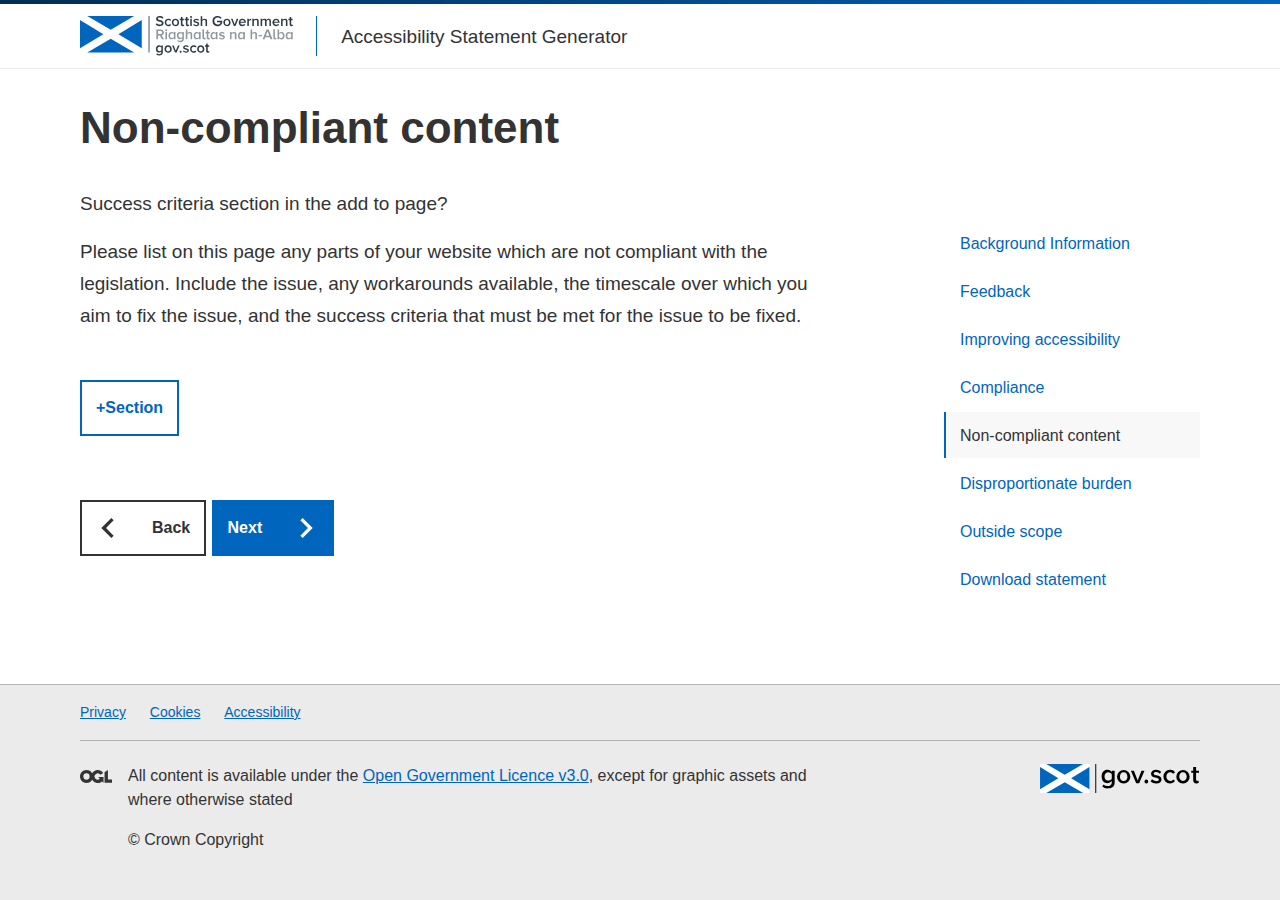
<file: non-compliant.html>
<!DOCTYPE html>
<html lang="en">
  <head>
    <title>Non-compliant content - Accessibility Statement Generator</title>
    <link rel="stylesheet" type="text/css" href="/public/pattern-library.css"/>
    <link rel="shortcut icon" type="image/x-icon" href="/public/images/favicon.ico">
  </head>
  <body onload="reloadTableNonCompliant('non-compliant');">
    <div class="ds_page">
      <div class="ds_page__top">
        <!--
            Notifications
            Site header
            Site navigation
        -->
        <header class="ds_site-header  ds_site-header--gradient" role="banner">
          <div class="ds_wrapper">
            <div class="ds_site-header__content">
              <div class="ds_site-branding">
                <a class="ds_site-branding__logo  ds_site-branding__link" href="/">
                  <img class="ds_site-branding__logo-image" src="/public/images/scotgovlogo.svg" alt="Scottish Government" />
                </a>

                <div class="ds_site-branding__title">
                  Accessibility Statement Generator
                </div>
              </div>
            </div>
          </div>
        </header>
      </div>

      <div class="ds_page__middle">
        <!--
            Main content
        -->
        <div id="body_wrapper" class="body_wrapper">
          <div class="ds_wrapper">
            <main class="ds_layout  ds_layout--article">
              <div class="ds_layout__header">
                <!--
                    A ds_article-header component or other header content
                -->
                <header class="ds_page-header">
                  <h1 class="ds_page-header__title">Non-compliant content</h1>
                </header>
              </div>

              <div class="ds_layout__partner">
                <!--
                    Optional partner branding
                -->
              </div>

              <div class="ds_layout__content">
                <!--
                    The article content
                -->
                <p>Success criteria section in the add to page?</p>
                <p>Please list on this page any parts of your website which are not compliant with the legislation. Include the issue, any workarounds available, the timescale over which you aim to fix the issue, and the success criteria that must be met for the issue to be fixed.</p>
                <button class="ds_button  ds_button--secondary" id="addOneButton" onclick="addOneNonCompliant('non-compliant')">+Section</button>

                <div>

                  <table class="ds_table" data-smallscreen="boxes" id="table-non-compliant" style="display:none;">
                    <caption>Non-compliant content</caption>

                    <thead>
                      <tr>
                        <th>Issue</th>
                        <th>Workarounds</th>
                        <th>Address by</th>
                        <th>Action</th>
                      </tr>
                    </thead>
                    <tbody>

                    </tbody>
                  </table>
                </div>

                <div id="addToPage">

                </div>

                <div class="button-group">
                  <a href="/compliance" class="ds_button  ds_button--cancel  ds_button--has-icon  ds_button--has-icon--left">
                    <svg class="ds_icon" aria-hidden="true" role="img"><use href="/public/images/icons.stack.svg#chevron_left"></use></svg>
                    Back
                  </a>


                  <a href="/disproportionate-burden" class="ds_button  ds_button--has-icon" >
                    Next
                    <svg class="ds_icon" aria-hidden="true" role="img"><use href="/public/images/icons.stack.svg#chevron_right"></use></svg>
                  </a>
                </div>
              </div>

              <div class="ds_layout__sidebar">
                <!--
                    Sidebar content, such as related links
                -->
                <nav aria-label="Sections" class="ds_side-navigation" data-module="ds-side-navigation">
                  <input type="checkbox" class="fully-hidden  js-toggle-side-navigation" id="show-side-navigation" aria-controls="side-navigation-root" />
                  <label class="ds_side-navigation__expand  ds_link" for="show-side-navigation"><span class="visually-hidden">Show all</span> Pages in this section <span class="ds_side-navigation__expand-indicator"></span></label>

                  <ul class="ds_side-navigation__list" id="side-navigation-root">
                    <li class="ds_side-navigation__item">
                      <a href="/background" class="ds_side-navigation__link">Background Information</a>
                    </li>
                    <li class="ds_side-navigation__item">
                      <a href="/feedback" class="ds_side-navigation__link">Feedback</a>
                    </li>
                    <li class="ds_side-navigation__item">
                      <a href="/improving-accessibility" class="ds_side-navigation__link">Improving accessibility</a>
                    </li>
                    <li class="ds_side-navigation__item">
                      <a href="/compliance" class="ds_side-navigation__link">Compliance</a>
                    </li>
                    <li class="ds_side-navigation__item">
                      <span class="ds_side-navigation__link ds_current">Non-compliant content</span>
                    </li>
                    <li class="ds_side-navigation__item">
                      <a href="/disproportionate-burden" class="ds_side-navigation__link">Disproportionate burden</a>
                    </li>
                    <li class="ds_side-navigation__item">
                      <a href="/outside-scope" class="ds_side-navigation__link">Outside scope</a>
                    </li>
                    <li class="ds_side-navigation__item">
                      <a href="/download" class="ds_side-navigation__link">Download statement</a>
                    </li>
                  </ul>
                </nav>
              </div>

              <div class="ds_layout__feedback">
                <!--
                    Feedback form
                -->
              </div>
            </main>
          </div>
        </div>
      </div>

      <div class="ds_page__bottom">
        <!--
            Footer
            Scripts
        -->
        <footer class="ds_site-footer">
          <div class="ds_wrapper">
            <div class="ds_site-footer__content">
              <ul class="ds_site-footer__site-items">
                <li class="ds_site-items__item">
                  <a href="#">Privacy</a>
                </li>
                <li class="ds_site-items__item">
                  <a href="#">Cookies</a>
                </li>
                <li class="ds_site-items__item">
                  <a href="#">Accessibility</a>
                </li>
              </ul>

              <div class="ds_site-footer__copyright">
                <a class="ds_site-footer__copyright-logo" href="http://www.nationalarchives.gov.uk/doc/open-government-licence/version/3/">
                  <img src="/public/images/ogl.svg" alt="Open Government License" />
                </a>
                <p>All content is available under the <a href="http://www.nationalarchives.gov.uk/doc/open-government-licence/version/3/">Open Government Licence v3.0</a>, except for graphic assets and where otherwise stated</p>
                <p>&copy; Crown Copyright</p>
              </div>

              <div class="ds_site-footer__org">
                <a class="ds_site-footer__org-link" title="The Scottish Government" href="http://www.gov.scot/">
                  <img class="ds_site-footer__org-logo" src="/public/images/scottish-government--min.svg" alt="The Scottish Government" loading="lazy" width="300" height="55" />
                </a>
              </div>
            </div>
          </div>
          <script type="application/javascript" src="public/scripts/main.js"></script>
          <script type="application/javascript" src="public/scripts/statement.js"></script>
          <script type="module" src="public/scripts/pattern-library.js"></script>
        </footer>
      </div>
    </div>
  </body>
</html>
</file>
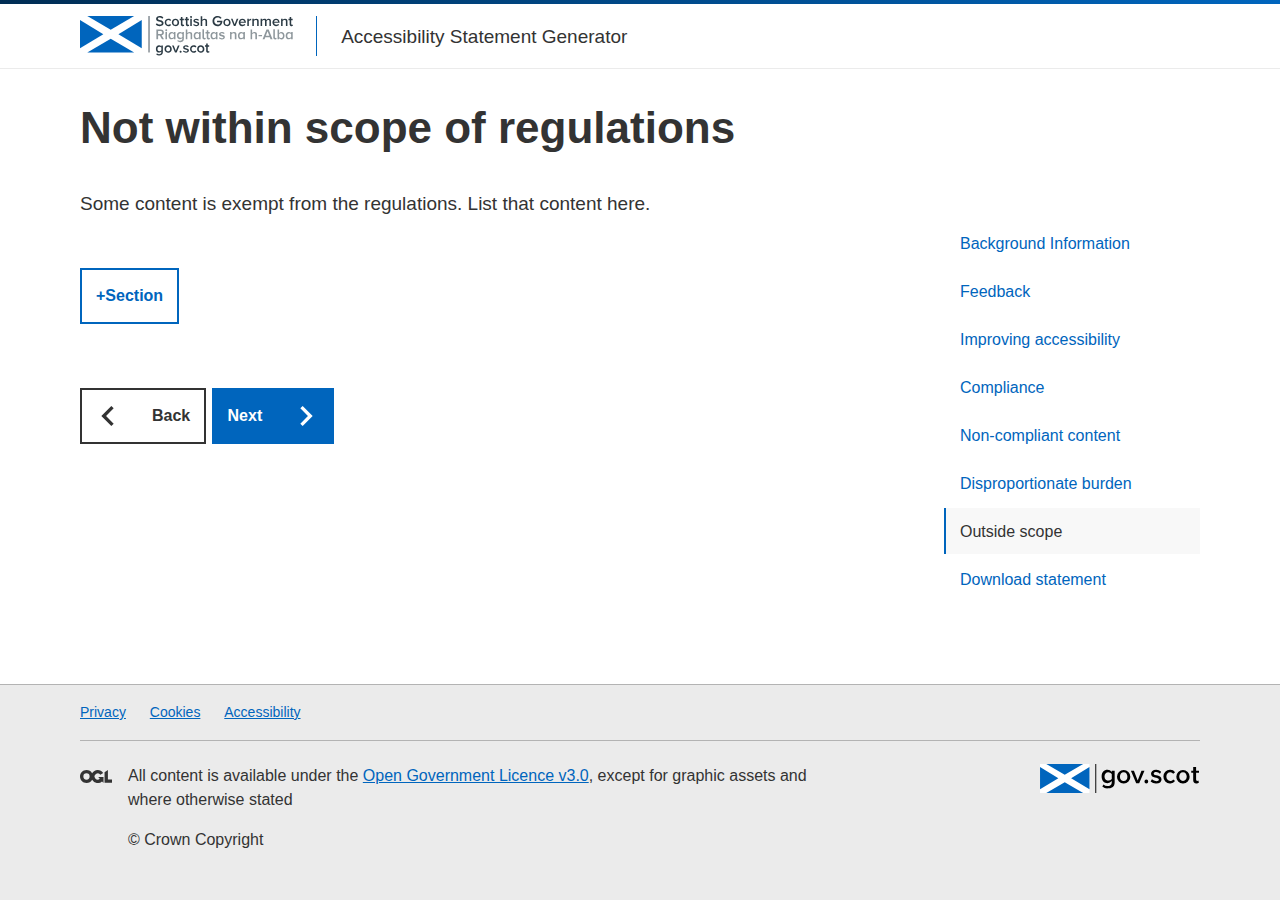
<file: outside-scope.html>
<!DOCTYPE html>
<html lang="en">
  <head>
    <title>Not within scope of regulations - Accessibility Statement Generator</title>
    <link rel="stylesheet" type="text/css" href="/public/style.css"/>
    <link rel="shortcut icon" type="image/x-icon" href="/public/images/favicon.ico">
  </head>
  <body onload="reloadTable('outside-scope');">
    <div class="ds_page">
      <div class="ds_page__top">
        <!--
            Notifications
            Site header
            Site navigation
        -->
        <header class="ds_site-header  ds_site-header--gradient" role="banner">
          <div class="ds_wrapper">
            <div class="ds_site-header__content">
              <div class="ds_site-branding">
                <a class="ds_site-branding__logo  ds_site-branding__link" href="/">
                  <img class="ds_site-branding__logo-image" src="/public/images/scotgovlogo.svg" alt="Scottish Government" />
                </a>

                <div class="ds_site-branding__title">
                  Accessibility Statement Generator
                </div>
              </div>
            </div>
          </div>
        </header>
      </div>

      <div class="ds_page__middle">
        <!--
            Main content
        -->
        <div id="body_wrapper" class="body_wrapper">
          <div class="ds_wrapper">
            <main class="ds_layout  ds_layout--article">
              <div class="ds_layout__header">
                <!--
                    A ds_article-header component or other header content
                -->
                <header class="ds_page-header">
                  <h1 class="ds_page-header__title">Not within scope of regulations</h1>
                </header>
              </div>

              <div class="ds_layout__partner">
                <!--
                    Optional partner branding
                -->
              </div>

              <div class="ds_layout__content">
                <!--
                    The article content
                -->
                <p>Some content is exempt from the regulations. List that content here.</p>
                <button class="ds_button  ds_button--secondary" id="addOneButton" onclick="addOne('outside-scope')">+Section</button>

                <div>

                  <table class="ds_table" data-smallscreen="boxes" id="table-outside-scope" style="display:none;">
                    <caption>Outside scope of regulations</caption>

                    <thead>
                      <tr>
                        <th>Section</th>
                        <th>Action</th>
                      </tr>
                    </thead>
                    <tbody>

                    </tbody>
                  </table>
                </div>

                <div id="addToPage">

                </div>

                <div class="button-group">
                  <a href="/disproportionate-burden" class="ds_button  ds_button--cancel  ds_button--has-icon  ds_button--has-icon--left">
                    <svg class="ds_icon" aria-hidden="true" role="img"><use href="/public/images/icons.stack.svg#chevron_left"></use></svg>
                    Back
                  </a>


                  <a href="/download" class="ds_button  ds_button--has-icon">
                    Next
                    <svg class="ds_icon" aria-hidden="true" role="img"><use href="/public/images/icons.stack.svg#chevron_right"></use></svg>
                  </a>
                </div>
              </div>

              <div class="ds_layout__sidebar">
                <!--
                    Sidebar content, such as related links
                -->
                <nav aria-label="Sections" class="ds_side-navigation" data-module="ds-side-navigation">
                  <input type="checkbox" class="fully-hidden  js-toggle-side-navigation" id="show-side-navigation" aria-controls="side-navigation-root" />
                  <label class="ds_side-navigation__expand  ds_link" for="show-side-navigation"><span class="visually-hidden">Show all</span> Pages in this section <span class="ds_side-navigation__expand-indicator"></span></label>

                  <ul class="ds_side-navigation__list" id="side-navigation-root">
                    <li class="ds_side-navigation__item">
                      <a href="/background" class="ds_side-navigation__link">Background Information</a>
                    </li>
                    <li class="ds_side-navigation__item">
                      <a href="/feedback" class="ds_side-navigation__link">Feedback</a>
                    </li>
                    <li class="ds_side-navigation__item">
                      <a href="/improving-accessibility" class="ds_side-navigation__link">Improving accessibility</a>
                    </li>
                    <li class="ds_side-navigation__item">
                      <a href="/compliance" class="ds_side-navigation__link">Compliance</a>
                    </li>
                    <li class="ds_side-navigation__item">
                      <a href="/non-compliant" class="ds_side-navigation__link">Non-compliant content</a>
                    </li>
                    <li class="ds_side-navigation__item">
                      <a href="/disproportionate-burden" class="ds_side-navigation__link">Disproportionate burden</a>
                    </li>
                    <li class="ds_side-navigation__item">
                      <span class="ds_side-navigation__link ds_current">Outside scope</span>
                    </li>
                    <li class="ds_side-navigation__item">
                      <a href="/download" class="ds_side-navigation__link">Download statement</a>
                    </li>
                  </ul>
                </nav>
              </div>

              <div class="ds_layout__feedback">
                <!--
                    Feedback form
                -->
              </div>
            </main>
          </div>
        </div>
      </div>

      <div class="ds_page__bottom">
        <!--
            Footer
            Scripts
        -->
        <footer class="ds_site-footer">
          <div class="ds_wrapper">
            <div class="ds_site-footer__content">
              <ul class="ds_site-footer__site-items">
                <li class="ds_site-items__item">
                  <a href="#">Privacy</a>
                </li>
                <li class="ds_site-items__item">
                  <a href="#">Cookies</a>
                </li>
                <li class="ds_site-items__item">
                  <a href="#">Accessibility</a>
                </li>
              </ul>

              <div class="ds_site-footer__copyright">
                <a class="ds_site-footer__copyright-logo" href="http://www.nationalarchives.gov.uk/doc/open-government-licence/version/3/">
                  <img src="/public/images/ogl.svg" alt="Open Government License" />
                </a>
                <p>All content is available under the <a href="http://www.nationalarchives.gov.uk/doc/open-government-licence/version/3/">Open Government Licence v3.0</a>, except for graphic assets and where otherwise stated</p>
                <p>&copy; Crown Copyright</p>
              </div>

              <div class="ds_site-footer__org">
                <a class="ds_site-footer__org-link" title="The Scottish Government" href="http://www.gov.scot/">
                  <img class="ds_site-footer__org-logo" src="/public/images/scottish-government--min.svg" alt="The Scottish Government" loading="lazy" width="300" height="55" />
                </a>
              </div>
            </div>
          </div>
          <script type="application/javascript" src="public/scripts/main.js"></script>
        </footer>
      </div>
    </div>
  </body>
</html>
</file>
<file: public/style.css>
@charset "UTF-8";
/*------------------------------------*\
    FOCUS
    Default focus indicator
\*------------------------------------*/
/*! normalize.css v3.0.3 | MIT License | github.com/necolas/normalize.css */
/**
 * 1. Set default font family to sans-serif.
 * 2. Prevent iOS and IE text size adjust after device orientation change,
 *    without disabling user zoom.
 */
html {
  font-family: sans-serif; /* 1 */
  -ms-text-size-adjust: 100%; /* 2 */
  -webkit-text-size-adjust: 100%; /* 2 */
}

/**
 * Remove default margin.
 */
body {
  margin: 0;
}

/* HTML5 display definitions
   ========================================================================== */
/**
 * Correct `block` display not defined for any HTML5 element in IE 8/9.
 * Correct `block` display not defined for `details` or `summary` in IE 10/11
 * and Firefox.
 * Correct `block` display not defined for `main` in IE 11.
 */
article,
aside,
details,
figcaption,
figure,
footer,
header,
hgroup,
main,
menu,
nav,
section,
summary {
  display: block;
}

/**
 * 1. Correct `inline-block` display not defined in IE 8/9.
 * 2. Normalize vertical alignment of `progress` in Chrome, Firefox, and Opera.
 */
audio,
canvas,
progress,
video {
  display: inline-block; /* 1 */
  vertical-align: baseline; /* 2 */
}

/**
 * Prevent modern browsers from displaying `audio` without controls.
 * Remove excess height in iOS 5 devices.
 */
audio:not([controls]) {
  display: none;
  height: 0;
}

/**
 * Address `[hidden]` styling not present in IE 8/9/10.
 * Hide the `template` element in IE 8/9/10/11, Safari, and Firefox < 22.
 */
[hidden],
template {
  display: none;
}

/* Links
   ========================================================================== */
/**
 * Remove the gray background color from active links in IE 10.
 */
a {
  background-color: transparent;
}

/**
 * Improve readability of focused elements when they are also in an
 * active/hover state.
 */
a:active,
a:hover {
  outline: 0;
}

/* Text-level semantics
   ========================================================================== */
/**
 * Address styling not present in IE 8/9/10/11, Safari, and Chrome.
 */
abbr {
  text-decoration: none;
}

/**
 * Address style set to `bolder` in Firefox 4+, Safari, and Chrome.
 */
b,
strong {
  font-weight: bold;
}

/**
 * Address styling not present in Safari and Chrome.
 */
dfn {
  font-style: italic;
}

/**
 * Address variable `h1` font-size and margin within `section` and `article`
 * contexts in Firefox 4+, Safari, and Chrome.
 */
h1 {
  font-size: 2em;
  margin: 0.67em 0;
}

/**
 * Address inconsistent and variable font size in all browsers.
 */
small {
  font-size: 80%;
}

/**
 * Prevent `sub` and `sup` affecting `line-height` in all browsers.
 */
sub,
sup {
  font-size: 75%;
  line-height: 0;
  position: relative;
  vertical-align: baseline;
}

sup {
  top: -0.5em;
}

sub {
  bottom: -0.25em;
}

/* Embedded content
   ========================================================================== */
/**
 * Remove border when inside `a` element in IE 8/9/10.
 */
img {
  border: 0;
}

/**
 * Correct overflow not hidden in IE 9/10/11.
 */
svg:not(:root) {
  overflow: hidden;
}

/* Grouping content
   ========================================================================== */
/**
 * Address margin not present in IE 8/9 and Safari.
 */
figure {
  margin: 1em 40px;
}

/**
 * Address differences between Firefox and other browsers.
 */
hr {
  box-sizing: content-box;
  height: 0;
}

/**
 * Contain overflow in all browsers.
 */
pre {
  overflow: auto;
}

/**
 * Address odd `em`-unit font size rendering in all browsers.
 */
code,
kbd,
pre,
samp {
  font-family: monospace, monospace;
  font-size: 1em;
}

/* Forms
   ========================================================================== */
/**
 * Known limitation: by default, Chrome and Safari on OS X allow very limited
 * styling of `select`, unless a `border` property is set.
 */
/**
 * 1. Correct color not being inherited.
 *    Known issue: affects color of disabled elements.
 * 2. Correct font properties not being inherited.
 * 3. Address margins set differently in Firefox 4+, Safari, and Chrome.
 */
button,
input,
optgroup,
select,
textarea {
  color: inherit; /* 1 */
  font: inherit; /* 2 */
  margin: 0; /* 3 */
}

/**
 * Address `overflow` set to `hidden` in IE 8/9/10/11.
 */
button {
  overflow: visible;
}

/**
 * Address inconsistent `text-transform` inheritance for `button` and `select`.
 * All other form control elements do not inherit `text-transform` values.
 * Correct `button` style inheritance in Firefox, IE 8/9/10/11, and Opera.
 * Correct `select` style inheritance in Firefox.
 */
button,
select {
  text-transform: none;
}

/**
 * 1. Avoid the WebKit bug in Android 4.0.* where (2) destroys native `audio`
 *    and `video` controls.
 * 2. Correct inability to style clickable `input` types in iOS.
 * 3. Improve usability and consistency of cursor style between image-type
 *    `input` and others.
 */
button,
html input[type=button],
input[type=reset],
input[type=submit] {
  -webkit-appearance: button; /* 2 */
  cursor: pointer; /* 3 */
}

/**
 * Re-set default cursor for disabled elements.
 */
button[disabled],
html input[disabled] {
  cursor: default;
}

/**
 * Remove inner padding and border in Firefox 4+.
 */
button::-moz-focus-inner,
input::-moz-focus-inner {
  border: 0;
  padding: 0;
}

/**
 * Address Firefox 4+ setting `line-height` on `input` using `!important` in
 * the UA stylesheet.
 */
input {
  line-height: normal;
}

/**
 * It's recommended that you don't attempt to style these elements.
 * Firefox's implementation doesn't respect box-sizing, padding, or width.
 *
 * 1. Address box sizing set to `content-box` in IE 8/9/10.
 * 2. Remove excess padding in IE 8/9/10.
 */
input[type=checkbox],
input[type=radio] {
  box-sizing: border-box; /* 1 */
  padding: 0; /* 2 */
}

/**
 * Fix the cursor style for Chrome's increment/decrement buttons. For certain
 * `font-size` values of the `input`, it causes the cursor style of the
 * decrement button to change from `default` to `text`.
 */
input[type=number]::-webkit-inner-spin-button,
input[type=number]::-webkit-outer-spin-button {
  height: auto;
}

/**
 * Define consistent border, margin, and padding.
 */
fieldset {
  border: 1px solid #c0c0c0;
  margin: 0 2px;
  padding: 0.35em 0.625em 0.75em;
}

/**
 * 1. Correct `color` not being inherited in IE 8/9/10/11.
 * 2. Remove padding so people aren't caught out if they zero out fieldsets.
 */
legend {
  border: 0; /* 1 */
  padding: 0; /* 2 */
}

/**
 * Remove default vertical scrollbar in IE 8/9/10/11.
 */
textarea {
  overflow: auto;
}

/**
 * Don't inherit the `font-weight` (applied by a rule above).
 * NOTE: the default cannot safely be changed in Chrome and Safari on OS X.
 */
optgroup {
  font-weight: bold;
}

/* Tables
   ========================================================================== */
/**
 * Remove most spacing between table cells.
 */
table {
  border-collapse: collapse;
  border-spacing: 0;
}

td,
th {
  padding: 0;
}

/*------------------------------------*\
    RESET (INUITCSS)
\*------------------------------------*/
/**
 * As well as using normalize.css, it is often advantageous to remove all
 * margins from certain elements.
 */
body,
h1, h2, h3, h4, h5, h6,
p, blockquote, pre,
dl, dd, ol, ul,
form, fieldset, legend,
figure,
table, th, td, caption,
hr {
  margin: 0;
  padding: 0;
}

/**
 * Give a help cursor to elements that give extra info on `:hover`.
 */
abbr[title],
dfn[title] {
  cursor: help;
}

/**
 * Remove underlines from potentially troublesome elements.
 */
u,
ins {
  text-decoration: none;
}

/**
 * Apply faux underlines to inserted text via `border-bottom`.
 */
ins {
  border-bottom: 1px solid;
}

/*------------------------------------*\
    BASIC MARGINS
\*------------------------------------*/
h1, h2, h3, h4, h5, h6,
ul, ol, dl,
blockquote, p, address,
table,
fieldset, figure,
pre {
  margin: 0 0 16px;
}

/*------------------------------------*\
    ABBREVIATIONS
    Improved display of abbreviation styling with better readability than browser default
\*------------------------------------*/
abbr[title], acronym[title] {
  text-decoration: underline dotted;
  text-decoration-thickness: 1px;
  text-underline-offset: 1px;
}

/*------------------------------------*\
    ADDRESS
\*------------------------------------*/
address {
  font-style: normal;
}

/*------------------------------------*\
    BODY
\*------------------------------------*/
body {
  background: #ffffff;
  color: #333333;
  font-family: Roboto, "Helvetica Neue", Helvetica, Arial, sans-serif;
  font-size: 1rem;
  font-style: normal;
  font-weight: normal;
  -webkit-font-smoothing: antialiased;
  line-height: 1.5;
  margin: 0;
  text-rendering: optimizeLegibility;
}

@media (min-width: 768px) {
  body {
    font-size: 1.1875rem;
    line-height: 1.6842105263;
  }
}
/*------------------------------------*\
    BOX-SIZING (INUITCSS)
\*------------------------------------*/
/**
 * Set the global `box-sizing` state to `border-box`.
 *
 * css-tricks.com/inheriting-box-sizing-probably-slightly-better-best-practice
 * paulirish.com/2012/box-sizing-border-box-ftw
 */
html {
  box-sizing: border-box;
}

*, *::before, *::after {
  box-sizing: inherit;
}

/*------------------------------------*\
    HEADINGS
\*------------------------------------*/
h1, .ds_h1, .alpha {
  font-size: 1.875rem;
  line-height: 1.3333333333;
  font-weight: 700;
  margin-bottom: 32px;
}
@media (min-width: 768px) {
  h1, .ds_h1, .alpha {
    font-size: 2.75rem;
    line-height: 1.2727272727;
  }
}

h2, .ds_h2, .beta {
  font-size: 1.375rem;
  line-height: 1.4545454545;
  font-weight: 700;
  margin-bottom: 8px;
}
@media (min-width: 768px) {
  h2, .ds_h2, .beta {
    font-size: 1.875rem;
    line-height: 1.3333333333;
  }
}
@media (min-width: 768px) {
  h2, .ds_h2, .beta {
    margin-bottom: 16px;
  }
}
h2:not(:first-child), .ds_h2:not(:first-child), .beta:not(:first-child) {
  margin-top: 2rem;
}
@media (min-width: 768px) {
  h2:not(:first-child), .ds_h2:not(:first-child), .beta:not(:first-child) {
    margin-top: 2.5rem;
  }
}

h3, .ds_h3, .gamma {
  font-size: 1.1875rem;
  line-height: 1.2631578947;
  font-weight: 700;
  margin-bottom: 8px;
}
@media (min-width: 768px) {
  h3, .ds_h3, .gamma {
    font-size: 1.375rem;
    line-height: 1.4545454545;
  }
}
h3:not(:first-child), .ds_h3:not(:first-child), .gamma:not(:first-child) {
  margin-top: 1.5rem;
}
@media (min-width: 768px) {
  h3:not(:first-child), .ds_h3:not(:first-child), .gamma:not(:first-child) {
    margin-top: 1.5rem;
  }
}

h4, .ds_h4, .delta {
  font-size: 1rem;
  line-height: 1.5;
  font-weight: 700;
  margin-bottom: 16px;
}
@media (min-width: 768px) {
  h4, .ds_h4, .delta {
    font-size: 1.1875rem;
    line-height: 1.6842105263;
  }
}

h5, .ds_h5, .epsilon {
  font-size: 0.875rem;
  line-height: 1.7142857143;
  font-weight: 700;
  margin-bottom: 16px;
}
@media (min-width: 768px) {
  h5, .ds_h5, .epsilon {
    font-size: 1rem;
    line-height: 1.5;
  }
}

/*------------------------------------*\
    HORIZONTAL RULE
\*------------------------------------*/
hr {
  border: none;
  border-top: 1px solid #b3b3b3;
  margin-top: 1.5rem;
  margin-bottom: calc(1.5rem + -1px);
}
@media (min-width: 768px) {
  hr {
    margin-top: 2rem;
  }
}
@media (min-width: 768px) {
  hr {
    margin-bottom: calc(2rem + -1px);
  }
}

/*------------------------------------*\
    LEADER
\*------------------------------------*/
.ds_leader,
.ds_leader-first-paragraph > p:first-child {
  font-size: 1.1875rem;
  line-height: 1.6842105263;
  margin-bottom: 2rem;
  font-weight: 300;
  line-height: 32px;
}
@media (min-width: 768px) {
  .ds_leader,
.ds_leader-first-paragraph > p:first-child {
    font-size: 1.5rem;
    line-height: 1.6666666667;
  }
}
@media (min-width: 768px) {
  .ds_leader,
.ds_leader-first-paragraph > p:first-child {
    margin-bottom: 2.5rem;
  }
}
@media (min-width: 768px) {
  .ds_leader,
.ds_leader-first-paragraph > p:first-child {
    line-height: 40px;
  }
}

/*------------------------------------*\
    LINKS
\*------------------------------------*/
a,
.ds_link {
  color: #0065bd;
  text-decoration: underline;
  outline: 0px solid transparent;
  text-underline-offset: 1px;
  transition: color 0.2s, background-color 0.2s, outline-color 0.2s;
}
a:hover,
.ds_link:hover {
  background-color: #d9effc;
  color: #00437e;
  outline: 2px solid #d9effc;
  transition-duration: 0.2s;
}
a:focus,
.ds_link:focus {
  outline: 2px solid #fdd522;
  outline-offset: 0;
  background-color: #fdd522;
  box-shadow: -2px 5px #333333, 2px 5px #333333;
  color: #333333;
  text-decoration: none;
  transition-duration: 0s;
}
a > svg,
.ds_link > svg {
  fill: currentColor;
}

.ds_link {
  background: transparent;
  border: 0;
  display: inline;
  font-size: inherit;
  font-weight: inherit;
  line-height: inherit;
  margin: 0;
  min-height: 0;
  min-width: 0;
  padding: 0;
}

.ds_reversed a,
.ds_reversed .ds_link {
  color: currentColor;
}
.ds_reversed a:focus,
.ds_reversed .ds_link:focus {
  color: #333333;
}
.ds_reversed a:hover:not(:focus),
.ds_reversed .ds_link:hover:not(:focus) {
  background-color: transparent;
  color: currentColor;
  outline-color: transparent;
}

a[disabled] {
  pointer-events: none;
}

h1 a, h2 a, h3 a, h4 a {
  text-decoration: none;
}
h1 a:hover:not(:focus), h2 a:hover:not(:focus), h3 a:hover:not(:focus), h4 a:hover:not(:focus) {
  text-decoration: underline;
}

/*------------------------------------*\
    LISTS
\*------------------------------------*/
ul, ol, dd {
  margin-left: 24px;
}
ul > *:last-child, ol > *:last-child, dd > *:last-child {
  margin-bottom: 0;
}

li {
  margin-bottom: 8px;
}

dt {
  font-weight: 700;
}

/*------------------------------------*\
    SCROLL BEHAVIOUR
\*------------------------------------*/
html,
body {
  scroll-behavior: smooth;
}

@media (prefers-reduced-motion: reduce) {
  html,
body {
    scroll-behavior: auto;
  }
}
/*------------------------------------*\
    SMALL
\*------------------------------------*/
small,
.ds_small {
  font-size: 0.875rem;
  line-height: 1.7142857143;
}
@media (min-width: 768px) {
  small,
.ds_small {
    font-size: 1rem;
    line-height: 1.5;
  }
}

.ds_tiny {
  font-size: 0.75rem;
  line-height: 1.3333333333;
}
@media (min-width: 768px) {
  .ds_tiny {
    font-size: 0.875rem;
    line-height: 1.7142857143;
  }
}

/*------------------------------------*\
    LAYOUT
\*------------------------------------*/
.ds_layout {
  margin-right: -32px;
  overflow: hidden;
  margin-bottom: 96px;
}
.ds_layout > * {
  margin-right: 32px;
}
@supports (display: grid) {
  .ds_layout {
    display: grid;
    grid-gap: 0 32px;
    margin-right: 0;
    overflow: visible;
  }
  .ds_layout > * {
    margin-left: 0;
    margin-right: 0;
    width: auto !important;
  }
}
.ds_layout__content img, .ds_layout__partner img {
  height: auto;
  max-width: 100%;
}

@media (min-width: 768px) {
  .ds_layout__feedback {
    clear: left;
    width: calc(100% * 0.6666666667 - 32px);
  }
  .ds_layout--article .ds_layout__header {
    clear: left;
    float: left;
    width: calc(100% * 0.6666666667 - 32px);
  }
  .ds_layout--article .ds_layout__partner {
    float: left;
    width: calc(100% * 0.3333333333 - 32px);
  }
  .ds_layout--article .ds_layout__sidebar {
    float: left;
    width: calc(100% * 0.3333333333 - 32px);
  }
  .ds_layout--article .ds_layout__content {
    clear: left;
    float: left;
    width: calc(100% * 0.6666666667 - 32px);
  }
  .ds_layout--guide .ds_layout__header {
    clear: left;
    float: left;
    width: calc(100% * 0.6666666667 - 32px);
  }
  .ds_layout--guide .ds_layout__partner {
    float: left;
    width: calc(100% * 0.3333333333 - 32px);
  }
  .ds_layout--guide .ds_layout__navigation {
    clear: left;
    width: calc(100% * 0.6666666667 - 32px);
  }
  .ds_layout--guide .ds_layout__content {
    clear: left;
    float: left;
    width: calc(100% * 0.6666666667 - 32px);
  }
  .ds_layout--guide .ds_layout__sidebar {
    float: left;
    width: calc(100% * 0.25 - 32px);
    margin-left: calc(100% * 0.0833333333);
  }
  .ds_layout--guide .ds_layout__feedback {
    width: calc(100% * 0.6666666667 - 32px);
  }
  .ds_layout--category-list .ds_layout__list {
    width: calc(100% * 0.6666666667 - 32px);
  }
  .ds_layout--category-list .ds_layout__grid {
    width: calc(100% * 1 - 32px);
  }
  .ds_layout--search-results .ds_layout__header {
    width: calc(100% * 0.6666666667 - 32px);
  }
  .ds_layout--search-results .ds_layout__content {
    width: calc(100% * 0.6666666667 - 32px);
  }
  .ds_layout--search-results-with-sidebar .ds_layout__header {
    width: calc(100% * 0.6666666667 - 32px);
  }
  .ds_layout--search-results-with-sidebar .ds_layout__sidebar {
    float: left;
    width: calc(100% * 0.3333333333 - 32px);
  }
  .ds_layout--search-results-with-sidebar .ds_layout__content {
    float: left;
    width: calc(100% * 0.6666666667 - 32px);
  }
}
@media (min-width: 992px) {
  .ds_layout--article .ds_layout__content {
    clear: left;
    float: left;
    width: calc(100% * 0.6666666667 - 32px);
  }
  .ds_layout--article .ds_layout__sidebar {
    float: left;
    margin-left: calc(100% * 0.0833333333);
    width: calc(100% * 0.25 - 32px);
  }
  .ds_layout--guide .ds_layout__content {
    width: calc(100% * 0.6666666667 - 32px);
  }
  .ds_layout--guide .ds_layout__sidebar {
    float: left;
    margin-left: calc(100% * 0.0833333333);
    width: calc(100% * 0.25 - 32px);
  }
  .ds_layout--guide .ds_layout__feedback {
    width: calc(100% * 0.6666666667 - 32px);
  }
  .ds_layout--search-results .ds_layout__header {
    width: calc(100% * 0.6666666667 - 32px);
  }
  .ds_layout--search-results .ds_layout__content {
    width: calc(100% * 0.6666666667 - 32px);
  }
  .ds_layout--search-results-with-sidebar .ds_layout__header {
    width: calc(100% * 0.6666666667 - 32px);
  }
  .ds_layout--search-results-with-sidebar .ds_layout__sidebar {
    float: left;
    width: calc(100% * 0.3333333333 - 32px);
  }
  .ds_layout--search-results-with-sidebar .ds_layout__content {
    float: left;
    width: calc(100% * 0.6666666667 - 32px);
  }
}
@supports (display: grid) {
  /**
   * GRID KEY
   * c: content
   * f: feedback
   * h: header
   * l: list (e.g. category items, search results)
   * g: grid
   * n: navigation (e.g. subpages of a publication or guide)
   * p: partner branding
   * s: sidebar
   */
  body .ds_layout > *[class] {
    margin-left: 0;
    margin-right: 0;
    width: auto;
  }
  .ds_layout {
    grid-template-columns: repeat(2, 1fr);
    grid-template-rows: auto 1fr;
    grid-template-areas: "h h" "p p" "c c" "s s" "f f";
    margin-right: 0;
    margin-bottom: 0;
  }
  .ds_layout__content {
    grid-area: c;
  }
  .ds_layout__feedback {
    grid-area: f;
  }
  .ds_layout__header {
    grid-area: h;
  }
  .ds_layout__list {
    grid-area: l;
  }
  .ds_layout__grid {
    grid-area: g;
  }
  .ds_layout__navigation {
    grid-area: n;
  }
  .ds_layout__partner {
    grid-area: p;
    align-self: start;
    margin-top: 1.5rem;
    margin-bottom: 1.5rem;
  }
  @media (min-width: 768px) {
    .ds_layout__partner {
      margin-top: 2rem;
    }
  }
  @media (min-width: 768px) {
    .ds_layout__partner {
      margin-bottom: 2rem;
    }
  }
  .ds_layout__sidebar {
    grid-area: s;
  }
  .ds_layout--category-list {
    grid-template-areas: "h h" "c c" "l l" "g g" "f f";
  }
  .ds_layout--guide {
    grid-template-areas: "h h" "p p" "n n" "c c" "s s" "f f";
  }
  .ds_layout--search-results {
    grid-template-areas: "h h" "n n" "c c";
  }
  .ds_layout--search-results-with-sidebar {
    grid-template-areas: "h h" "n n" "s s" "c c";
  }
  @media (min-width: 480px) {
    .ds_layout {
      grid-template-columns: repeat(6, 1fr);
      grid-template-areas: "h h h h h h" "p p p p p p" "c c c c c c" "s s s s s s" "f f f f f f";
    }
    .ds_layout--category-list {
      grid-template-areas: "h h h h h h" "c c c c c c" "l l l l l l" "g g g g g g" "f f f f f f";
    }
    .ds_layout--guide {
      grid-template-areas: "h h h h h h" "p p p p p p" "n n n n n n" "c c c c c c" "s s s s s s" "f f f f f f";
    }
    .ds_layout--search-results {
      grid-template-areas: "h h h h h h" "n n n n n n" "c c c c c c";
    }
    .ds_layout--search-results-with-sidebar {
      grid-template-areas: "h h h h h h" "n n n n n n" "s s s s s s" "c c c c c c";
    }
  }
  @media (min-width: 768px) {
    .ds_layout {
      grid-template-columns: repeat(12, 1fr);
    }
    .ds_layout--article {
      grid-template-areas: "h h h h h h h h p p p p" "c c c c c c c c s s s s" "f f f f f f f f . . . .";
    }
    .ds_layout--guide {
      grid-template-areas: "h h h h h h h h p p p p" "n n n n n n n n . . . ." "c c c c c c c c s s s s" "f f f f f f f f . . . .";
    }
    .ds_layout--category-list {
      grid-template-areas: "h h h h h h h h h h h h" "c c c c c c c c c c c c" "l l l l l l l l . . . ." "g g g g g g g g g g g g" "f f f f f f f f . . . .";
    }
    .ds_layout--search-results {
      grid-template-areas: "h h h h h h h h . . . ." "n n n n n n n n n n n n" "c c c c c c c c . . . .";
    }
    .ds_layout--search-results-with-sidebar {
      grid-template-areas: "h h h h h h h h . . . ." "n n n n n n n n n n n n" "s s s s c c c c c c c c";
    }
  }
  @media (min-width: 992px) {
    .ds_layout--article {
      grid-template-areas: "h h h h h h h h . p p p" "c c c c c c c c . s s s" "f f f f f f f f . . . .";
    }
    .ds_layout--guide {
      grid-template-areas: "h h h h h h h h . p p p" "n n n n n n n n . . . ." "c c c c c c c c . s s s" "f f f f f f f f . . . .";
    }
  }
}
/*------------------------------------*\
    PAGE SETUP
    anchor footer to bottom of the viewport on short pages
\*------------------------------------*/
html {
  min-height: 100%;
  position: relative;
}

.ds_page {
  min-height: calc(100vh - 360px);
  margin-bottom: 360px;
}

.ds_site-footer {
  position: absolute;
  bottom: 0;
  left: 0;
  right: 0;
}

@supports (display: grid) {
  .ds_page {
    display: grid;
    margin-bottom: 0;
    min-height: 100vh;
    grid-template: "page-top" auto "page-middle" 1fr "page-bottom" auto;
  }
  .ds_page__top {
    grid-area: page-top;
  }
  .ds_page__middle {
    grid-area: page-middle;
  }
  .ds_page__bottom {
    grid-area: page-bottom;
  }
  .ds_site-footer {
    position: static;
  }
}
/*------------------------------------*\
    CATEGORY PAGE LAYOUT
\*------------------------------------*/
.ds_page__middle {
  display: grid;
  grid-template-rows: auto 1fr;
  position: relative;
}

.category-lower,
.ds_category-lower {
  padding-bottom: 72px;
  background: #f8f8f8;
  border-top: 1px solid #ebebeb;
  margin-top: -1px;
}

/*------------------------------------*\
    STACK
    Your classic lobotomised owl https://alistapart.com/article/axiomatic-css-and-lobotomized-owls/
\*------------------------------------*/
.ds_stack > * {
  margin-bottom: 0;
}
.ds_stack > * + * {
  margin-bottom: 0;
  margin-top: 16px;
}

/*------------------------------------*\
    WRAPPERS
\*------------------------------------*/
.ds_wrapper {
  margin: 0 auto;
  padding: 0 16px;
  width: 100%;
}
.ds_wrapper--no-overflow {
  overflow: hidden;
}

@media (min-width: 768px) {
  .ds_wrapper {
    width: 768px;
  }
}
@media (min-width: 992px) {
  .ds_wrapper {
    width: 960px;
  }
}
@media (min-width: 1200px) {
  .ds_wrapper {
    width: 1152px;
  }
}
/*------------------------------------*\
    BREAKPOINT CHECK
\*------------------------------------*/
.ds_breakpoint-check {
  display: none;
}
@media (min-width: 480px) {
  .ds_breakpoint-check.ds_breakpoint-check--small {
    display: block;
  }
}
@media (min-width: 768px) {
  .ds_breakpoint-check.ds_breakpoint-check--medium {
    display: block;
  }
}
@media (min-width: 992px) {
  .ds_breakpoint-check.ds_breakpoint-check--large {
    display: block;
  }
}
@media (min-width: 1200px) {
  .ds_breakpoint-check.ds_breakpoint-check--xlarge {
    display: block;
  }
}

/*------------------------------------*\
    VISIBILITY
\*------------------------------------*/
.visually-hidden {
  clip: rect(1px, 1px, 1px, 1px);
  height: 1px;
  overflow: hidden;
  position: absolute !important;
  width: 1px;
}

.fully-hidden {
  display: none !important;
}

/*------------------------------------*\
    LISTS
\*------------------------------------*/
.ds_no-bullets {
  list-style-type: none;
  margin-left: 0;
}

/*------------------------------------*\
    MARGIN MODIFIERS
    Deprecated, prefer use of margin override classes e.g. ds_!_margin--0, ds_!_margin-bottom--0
\*------------------------------------*/
.ds_block-margins {
  margin-top: 1.5rem;
  margin-bottom: 1.5rem;
}
@media (min-width: 768px) {
  .ds_block-margins {
    margin-top: 2rem;
  }
}
@media (min-width: 768px) {
  .ds_block-margins {
    margin-bottom: 2rem;
  }
}

.ds_no-margin {
  margin: 0 !important;
}

.ds_no-margin--top {
  margin-top: 0 !important;
}

.ds_no-margin--right {
  margin-right: 0 !important;
}

.ds_no-margin--bottom {
  margin-bottom: 0 !important;
}

.ds_no-margin--left {
  margin-left: 0 !important;
}

.ds_no-margin--vertical {
  margin-top: 0 !important;
  margin-bottom: 0 !important;
}

.ds_no-margin--horizontal {
  margin-left: 0 !important;
  margin-right: 0 !important;
}

/*------------------------------------*\
    PADDING MODIFIERS
    Deprecated, prefer use of padding override classes e.g. ds_!_padding--0, ds_!_padding-bottom--0
\*------------------------------------*/
.ds_no-padding {
  padding: 0 !important;
}

.ds_no-padding--top {
  padding-top: 0 !important;
}

.ds_no-padding--right {
  padding-right: 0 !important;
}

.ds_no-padding--bottom {
  padding-bottom: 0 !important;
}

.ds_no-padding--left {
  padding-left: 0 !important;
}

.ds_no-padding--vertical {
  padding-top: 0 !important;
  padding-bottom: 0 !important;
}

.ds_no-padding--horizontal {
  padding-left: 0 !important;
  padding-right: 0 !important;
}

.ds_\!_margin--0 {
  margin: 0 !important;
}

.ds_\!_margin-left--0 {
  margin-left: 0 !important;
}

.ds_\!_margin-right--0 {
  margin-right: 0 !important;
}

.ds_\!_margin-top--0 {
  margin-top: 0 !important;
}

.ds_\!_margin-bottom--0 {
  margin-bottom: 0 !important;
}

.ds_\!_margin--1 {
  margin: 0.5rem !important;
}
@media (min-width: 768px) {
  .ds_\!_margin--1 {
    margin: 0.5rem !important;
  }
}

.ds_\!_margin-left--1 {
  margin-left: 0.5rem !important;
}
@media (min-width: 768px) {
  .ds_\!_margin-left--1 {
    margin-left: 0.5rem !important;
  }
}

.ds_\!_margin-right--1 {
  margin-right: 0.5rem !important;
}
@media (min-width: 768px) {
  .ds_\!_margin-right--1 {
    margin-right: 0.5rem !important;
  }
}

.ds_\!_margin-top--1 {
  margin-top: 0.5rem !important;
}
@media (min-width: 768px) {
  .ds_\!_margin-top--1 {
    margin-top: 0.5rem !important;
  }
}

.ds_\!_margin-bottom--1 {
  margin-bottom: 0.5rem !important;
}
@media (min-width: 768px) {
  .ds_\!_margin-bottom--1 {
    margin-bottom: 0.5rem !important;
  }
}

.ds_\!_margin--2 {
  margin: 1rem !important;
}
@media (min-width: 768px) {
  .ds_\!_margin--2 {
    margin: 1rem !important;
  }
}

.ds_\!_margin-left--2 {
  margin-left: 1rem !important;
}
@media (min-width: 768px) {
  .ds_\!_margin-left--2 {
    margin-left: 1rem !important;
  }
}

.ds_\!_margin-right--2 {
  margin-right: 1rem !important;
}
@media (min-width: 768px) {
  .ds_\!_margin-right--2 {
    margin-right: 1rem !important;
  }
}

.ds_\!_margin-top--2 {
  margin-top: 1rem !important;
}
@media (min-width: 768px) {
  .ds_\!_margin-top--2 {
    margin-top: 1rem !important;
  }
}

.ds_\!_margin-bottom--2 {
  margin-bottom: 1rem !important;
}
@media (min-width: 768px) {
  .ds_\!_margin-bottom--2 {
    margin-bottom: 1rem !important;
  }
}

.ds_\!_margin--3 {
  margin: 1.5rem !important;
}
@media (min-width: 768px) {
  .ds_\!_margin--3 {
    margin: 1.5rem !important;
  }
}

.ds_\!_margin-left--3 {
  margin-left: 1.5rem !important;
}
@media (min-width: 768px) {
  .ds_\!_margin-left--3 {
    margin-left: 1.5rem !important;
  }
}

.ds_\!_margin-right--3 {
  margin-right: 1.5rem !important;
}
@media (min-width: 768px) {
  .ds_\!_margin-right--3 {
    margin-right: 1.5rem !important;
  }
}

.ds_\!_margin-top--3 {
  margin-top: 1.5rem !important;
}
@media (min-width: 768px) {
  .ds_\!_margin-top--3 {
    margin-top: 1.5rem !important;
  }
}

.ds_\!_margin-bottom--3 {
  margin-bottom: 1.5rem !important;
}
@media (min-width: 768px) {
  .ds_\!_margin-bottom--3 {
    margin-bottom: 1.5rem !important;
  }
}

.ds_\!_margin--4 {
  margin: 1.5rem !important;
}
@media (min-width: 768px) {
  .ds_\!_margin--4 {
    margin: 2rem !important;
  }
}

.ds_\!_margin-left--4 {
  margin-left: 1.5rem !important;
}
@media (min-width: 768px) {
  .ds_\!_margin-left--4 {
    margin-left: 2rem !important;
  }
}

.ds_\!_margin-right--4 {
  margin-right: 1.5rem !important;
}
@media (min-width: 768px) {
  .ds_\!_margin-right--4 {
    margin-right: 2rem !important;
  }
}

.ds_\!_margin-top--4 {
  margin-top: 1.5rem !important;
}
@media (min-width: 768px) {
  .ds_\!_margin-top--4 {
    margin-top: 2rem !important;
  }
}

.ds_\!_margin-bottom--4 {
  margin-bottom: 1.5rem !important;
}
@media (min-width: 768px) {
  .ds_\!_margin-bottom--4 {
    margin-bottom: 2rem !important;
  }
}

.ds_\!_margin--5 {
  margin: 2rem !important;
}
@media (min-width: 768px) {
  .ds_\!_margin--5 {
    margin: 2.5rem !important;
  }
}

.ds_\!_margin-left--5 {
  margin-left: 2rem !important;
}
@media (min-width: 768px) {
  .ds_\!_margin-left--5 {
    margin-left: 2.5rem !important;
  }
}

.ds_\!_margin-right--5 {
  margin-right: 2rem !important;
}
@media (min-width: 768px) {
  .ds_\!_margin-right--5 {
    margin-right: 2.5rem !important;
  }
}

.ds_\!_margin-top--5 {
  margin-top: 2rem !important;
}
@media (min-width: 768px) {
  .ds_\!_margin-top--5 {
    margin-top: 2.5rem !important;
  }
}

.ds_\!_margin-bottom--5 {
  margin-bottom: 2rem !important;
}
@media (min-width: 768px) {
  .ds_\!_margin-bottom--5 {
    margin-bottom: 2.5rem !important;
  }
}

.ds_\!_margin--6 {
  margin: 2.5rem !important;
}
@media (min-width: 768px) {
  .ds_\!_margin--6 {
    margin: 3rem !important;
  }
}

.ds_\!_margin-left--6 {
  margin-left: 2.5rem !important;
}
@media (min-width: 768px) {
  .ds_\!_margin-left--6 {
    margin-left: 3rem !important;
  }
}

.ds_\!_margin-right--6 {
  margin-right: 2.5rem !important;
}
@media (min-width: 768px) {
  .ds_\!_margin-right--6 {
    margin-right: 3rem !important;
  }
}

.ds_\!_margin-top--6 {
  margin-top: 2.5rem !important;
}
@media (min-width: 768px) {
  .ds_\!_margin-top--6 {
    margin-top: 3rem !important;
  }
}

.ds_\!_margin-bottom--6 {
  margin-bottom: 2.5rem !important;
}
@media (min-width: 768px) {
  .ds_\!_margin-bottom--6 {
    margin-bottom: 3rem !important;
  }
}

.ds_\!_margin--7 {
  margin: 2.5rem !important;
}
@media (min-width: 768px) {
  .ds_\!_margin--7 {
    margin: 3.5rem !important;
  }
}

.ds_\!_margin-left--7 {
  margin-left: 2.5rem !important;
}
@media (min-width: 768px) {
  .ds_\!_margin-left--7 {
    margin-left: 3.5rem !important;
  }
}

.ds_\!_margin-right--7 {
  margin-right: 2.5rem !important;
}
@media (min-width: 768px) {
  .ds_\!_margin-right--7 {
    margin-right: 3.5rem !important;
  }
}

.ds_\!_margin-top--7 {
  margin-top: 2.5rem !important;
}
@media (min-width: 768px) {
  .ds_\!_margin-top--7 {
    margin-top: 3.5rem !important;
  }
}

.ds_\!_margin-bottom--7 {
  margin-bottom: 2.5rem !important;
}
@media (min-width: 768px) {
  .ds_\!_margin-bottom--7 {
    margin-bottom: 3.5rem !important;
  }
}

.ds_\!_margin--8 {
  margin: 3rem !important;
}
@media (min-width: 768px) {
  .ds_\!_margin--8 {
    margin: 4rem !important;
  }
}

.ds_\!_margin-left--8 {
  margin-left: 3rem !important;
}
@media (min-width: 768px) {
  .ds_\!_margin-left--8 {
    margin-left: 4rem !important;
  }
}

.ds_\!_margin-right--8 {
  margin-right: 3rem !important;
}
@media (min-width: 768px) {
  .ds_\!_margin-right--8 {
    margin-right: 4rem !important;
  }
}

.ds_\!_margin-top--8 {
  margin-top: 3rem !important;
}
@media (min-width: 768px) {
  .ds_\!_margin-top--8 {
    margin-top: 4rem !important;
  }
}

.ds_\!_margin-bottom--8 {
  margin-bottom: 3rem !important;
}
@media (min-width: 768px) {
  .ds_\!_margin-bottom--8 {
    margin-bottom: 4rem !important;
  }
}

.ds_\!_margin--9 {
  margin: 3.5rem !important;
}
@media (min-width: 768px) {
  .ds_\!_margin--9 {
    margin: 4.5rem !important;
  }
}

.ds_\!_margin-left--9 {
  margin-left: 3.5rem !important;
}
@media (min-width: 768px) {
  .ds_\!_margin-left--9 {
    margin-left: 4.5rem !important;
  }
}

.ds_\!_margin-right--9 {
  margin-right: 3.5rem !important;
}
@media (min-width: 768px) {
  .ds_\!_margin-right--9 {
    margin-right: 4.5rem !important;
  }
}

.ds_\!_margin-top--9 {
  margin-top: 3.5rem !important;
}
@media (min-width: 768px) {
  .ds_\!_margin-top--9 {
    margin-top: 4.5rem !important;
  }
}

.ds_\!_margin-bottom--9 {
  margin-bottom: 3.5rem !important;
}
@media (min-width: 768px) {
  .ds_\!_margin-bottom--9 {
    margin-bottom: 4.5rem !important;
  }
}

.ds_\!_padding--0 {
  padding: 0 !important;
}

.ds_\!_padding-left--0 {
  padding-left: 0 !important;
}

.ds_\!_padding-right--0 {
  padding-right: 0 !important;
}

.ds_\!_padding-top--0 {
  padding-top: 0 !important;
}

.ds_\!_padding-bottom--0 {
  padding-bottom: 0 !important;
}

.ds_\!_padding--1 {
  padding: 0.5rem !important;
}
@media (min-width: 768px) {
  .ds_\!_padding--1 {
    padding: 0.5rem !important;
  }
}

.ds_\!_padding-left--1 {
  padding-left: 0.5rem !important;
}
@media (min-width: 768px) {
  .ds_\!_padding-left--1 {
    padding-left: 0.5rem !important;
  }
}

.ds_\!_padding-right--1 {
  padding-right: 0.5rem !important;
}
@media (min-width: 768px) {
  .ds_\!_padding-right--1 {
    padding-right: 0.5rem !important;
  }
}

.ds_\!_padding-top--1 {
  padding-top: 0.5rem !important;
}
@media (min-width: 768px) {
  .ds_\!_padding-top--1 {
    padding-top: 0.5rem !important;
  }
}

.ds_\!_padding-bottom--1 {
  padding-bottom: 0.5rem !important;
}
@media (min-width: 768px) {
  .ds_\!_padding-bottom--1 {
    padding-bottom: 0.5rem !important;
  }
}

.ds_\!_padding--2 {
  padding: 1rem !important;
}
@media (min-width: 768px) {
  .ds_\!_padding--2 {
    padding: 1rem !important;
  }
}

.ds_\!_padding-left--2 {
  padding-left: 1rem !important;
}
@media (min-width: 768px) {
  .ds_\!_padding-left--2 {
    padding-left: 1rem !important;
  }
}

.ds_\!_padding-right--2 {
  padding-right: 1rem !important;
}
@media (min-width: 768px) {
  .ds_\!_padding-right--2 {
    padding-right: 1rem !important;
  }
}

.ds_\!_padding-top--2 {
  padding-top: 1rem !important;
}
@media (min-width: 768px) {
  .ds_\!_padding-top--2 {
    padding-top: 1rem !important;
  }
}

.ds_\!_padding-bottom--2 {
  padding-bottom: 1rem !important;
}
@media (min-width: 768px) {
  .ds_\!_padding-bottom--2 {
    padding-bottom: 1rem !important;
  }
}

.ds_\!_padding--3 {
  padding: 1.5rem !important;
}
@media (min-width: 768px) {
  .ds_\!_padding--3 {
    padding: 1.5rem !important;
  }
}

.ds_\!_padding-left--3 {
  padding-left: 1.5rem !important;
}
@media (min-width: 768px) {
  .ds_\!_padding-left--3 {
    padding-left: 1.5rem !important;
  }
}

.ds_\!_padding-right--3 {
  padding-right: 1.5rem !important;
}
@media (min-width: 768px) {
  .ds_\!_padding-right--3 {
    padding-right: 1.5rem !important;
  }
}

.ds_\!_padding-top--3 {
  padding-top: 1.5rem !important;
}
@media (min-width: 768px) {
  .ds_\!_padding-top--3 {
    padding-top: 1.5rem !important;
  }
}

.ds_\!_padding-bottom--3 {
  padding-bottom: 1.5rem !important;
}
@media (min-width: 768px) {
  .ds_\!_padding-bottom--3 {
    padding-bottom: 1.5rem !important;
  }
}

.ds_\!_padding--4 {
  padding: 1.5rem !important;
}
@media (min-width: 768px) {
  .ds_\!_padding--4 {
    padding: 2rem !important;
  }
}

.ds_\!_padding-left--4 {
  padding-left: 1.5rem !important;
}
@media (min-width: 768px) {
  .ds_\!_padding-left--4 {
    padding-left: 2rem !important;
  }
}

.ds_\!_padding-right--4 {
  padding-right: 1.5rem !important;
}
@media (min-width: 768px) {
  .ds_\!_padding-right--4 {
    padding-right: 2rem !important;
  }
}

.ds_\!_padding-top--4 {
  padding-top: 1.5rem !important;
}
@media (min-width: 768px) {
  .ds_\!_padding-top--4 {
    padding-top: 2rem !important;
  }
}

.ds_\!_padding-bottom--4 {
  padding-bottom: 1.5rem !important;
}
@media (min-width: 768px) {
  .ds_\!_padding-bottom--4 {
    padding-bottom: 2rem !important;
  }
}

.ds_\!_padding--5 {
  padding: 2rem !important;
}
@media (min-width: 768px) {
  .ds_\!_padding--5 {
    padding: 2.5rem !important;
  }
}

.ds_\!_padding-left--5 {
  padding-left: 2rem !important;
}
@media (min-width: 768px) {
  .ds_\!_padding-left--5 {
    padding-left: 2.5rem !important;
  }
}

.ds_\!_padding-right--5 {
  padding-right: 2rem !important;
}
@media (min-width: 768px) {
  .ds_\!_padding-right--5 {
    padding-right: 2.5rem !important;
  }
}

.ds_\!_padding-top--5 {
  padding-top: 2rem !important;
}
@media (min-width: 768px) {
  .ds_\!_padding-top--5 {
    padding-top: 2.5rem !important;
  }
}

.ds_\!_padding-bottom--5 {
  padding-bottom: 2rem !important;
}
@media (min-width: 768px) {
  .ds_\!_padding-bottom--5 {
    padding-bottom: 2.5rem !important;
  }
}

.ds_\!_padding--6 {
  padding: 2.5rem !important;
}
@media (min-width: 768px) {
  .ds_\!_padding--6 {
    padding: 3rem !important;
  }
}

.ds_\!_padding-left--6 {
  padding-left: 2.5rem !important;
}
@media (min-width: 768px) {
  .ds_\!_padding-left--6 {
    padding-left: 3rem !important;
  }
}

.ds_\!_padding-right--6 {
  padding-right: 2.5rem !important;
}
@media (min-width: 768px) {
  .ds_\!_padding-right--6 {
    padding-right: 3rem !important;
  }
}

.ds_\!_padding-top--6 {
  padding-top: 2.5rem !important;
}
@media (min-width: 768px) {
  .ds_\!_padding-top--6 {
    padding-top: 3rem !important;
  }
}

.ds_\!_padding-bottom--6 {
  padding-bottom: 2.5rem !important;
}
@media (min-width: 768px) {
  .ds_\!_padding-bottom--6 {
    padding-bottom: 3rem !important;
  }
}

.ds_\!_padding--7 {
  padding: 2.5rem !important;
}
@media (min-width: 768px) {
  .ds_\!_padding--7 {
    padding: 3.5rem !important;
  }
}

.ds_\!_padding-left--7 {
  padding-left: 2.5rem !important;
}
@media (min-width: 768px) {
  .ds_\!_padding-left--7 {
    padding-left: 3.5rem !important;
  }
}

.ds_\!_padding-right--7 {
  padding-right: 2.5rem !important;
}
@media (min-width: 768px) {
  .ds_\!_padding-right--7 {
    padding-right: 3.5rem !important;
  }
}

.ds_\!_padding-top--7 {
  padding-top: 2.5rem !important;
}
@media (min-width: 768px) {
  .ds_\!_padding-top--7 {
    padding-top: 3.5rem !important;
  }
}

.ds_\!_padding-bottom--7 {
  padding-bottom: 2.5rem !important;
}
@media (min-width: 768px) {
  .ds_\!_padding-bottom--7 {
    padding-bottom: 3.5rem !important;
  }
}

.ds_\!_padding--8 {
  padding: 3rem !important;
}
@media (min-width: 768px) {
  .ds_\!_padding--8 {
    padding: 4rem !important;
  }
}

.ds_\!_padding-left--8 {
  padding-left: 3rem !important;
}
@media (min-width: 768px) {
  .ds_\!_padding-left--8 {
    padding-left: 4rem !important;
  }
}

.ds_\!_padding-right--8 {
  padding-right: 3rem !important;
}
@media (min-width: 768px) {
  .ds_\!_padding-right--8 {
    padding-right: 4rem !important;
  }
}

.ds_\!_padding-top--8 {
  padding-top: 3rem !important;
}
@media (min-width: 768px) {
  .ds_\!_padding-top--8 {
    padding-top: 4rem !important;
  }
}

.ds_\!_padding-bottom--8 {
  padding-bottom: 3rem !important;
}
@media (min-width: 768px) {
  .ds_\!_padding-bottom--8 {
    padding-bottom: 4rem !important;
  }
}

.ds_\!_padding--9 {
  padding: 3.5rem !important;
}
@media (min-width: 768px) {
  .ds_\!_padding--9 {
    padding: 4.5rem !important;
  }
}

.ds_\!_padding-left--9 {
  padding-left: 3.5rem !important;
}
@media (min-width: 768px) {
  .ds_\!_padding-left--9 {
    padding-left: 4.5rem !important;
  }
}

.ds_\!_padding-right--9 {
  padding-right: 3.5rem !important;
}
@media (min-width: 768px) {
  .ds_\!_padding-right--9 {
    padding-right: 4.5rem !important;
  }
}

.ds_\!_padding-top--9 {
  padding-top: 3.5rem !important;
}
@media (min-width: 768px) {
  .ds_\!_padding-top--9 {
    padding-top: 4.5rem !important;
  }
}

.ds_\!_padding-bottom--9 {
  padding-bottom: 3.5rem !important;
}
@media (min-width: 768px) {
  .ds_\!_padding-bottom--9 {
    padding-bottom: 4.5rem !important;
  }
}

/*------------------------------------*\
    DESIGN SYSTEM FORMS
\*------------------------------------*/
/*------------------------------------*\
    FORM VARIABLES
\*------------------------------------*/
/*------------------------------------*\
    FORM MIXINS
\*------------------------------------*/
/*------------------------------------*\
    FORM ELEMENTS (base)
\*------------------------------------*/
legend {
  font-size: 1.1875rem;
  line-height: 1.2631578947;
  font-weight: 700;
  margin-bottom: 8px;
}
@media (min-width: 768px) {
  legend {
    font-size: 1.375rem;
    line-height: 1.4545454545;
  }
}

fieldset {
  border: 0;
}

/*------------------------------------*\
    CHARACTER COUNT
\*------------------------------------*/
.ds_character-count {
  margin-top: -16px;
}

/*------------------------------------*\
    CHECKBOXES
\*------------------------------------*/
.ds_checkbox {
  margin-bottom: 24px;
  padding-left: 40px;
  position: relative;
}
.ds_checkbox__input {
  height: 44px;
  left: -2px;
  opacity: 0;
  position: absolute;
  top: -2px;
  width: 44px;
}
.ds_checkbox__label {
  display: inline-block;
  padding: 4px 32px 4px 16px;
}
.ds_checkbox__label::before {
  background-color: #ffffff;
  border: 2px solid #333333;
  content: "";
  height: 40px;
  left: 0;
  position: absolute;
  width: 40px;
}
.ds_checkbox__label::after {
  content: "";
  position: absolute;
  bottom: calc(100% - 40px);
  left: 0;
  right: calc(100% - 40px);
  opacity: 0;
}
.ds_checkbox__label::before, .ds_checkbox__label::after {
  top: -4px;
}
@media (min-width: 768px) {
  .ds_checkbox__label::before, .ds_checkbox__label::after {
    top: 0;
  }
}
.ds_checkbox__input:focus + .ds_checkbox__label::before {
  border-width: 4px;
  box-shadow: 0 0 0 3px #fdd522;
}
@media screen and (forced-colors: active) and (prefers-contrast: more) {
  .ds_checkbox__input:focus + .ds_checkbox__label::before {
    outline-color: highlight !important;
    outline-style: solid !important;
    outline-width: 4px !important;
    outline-offset: -4px;
  }
}
.ds_checkbox__input:checked + .ds_checkbox__label::before {
  border-color: #333333;
}
.ds_checkbox__input:checked + .ds_checkbox__label::after {
  opacity: 1;
}
.ds_checkbox--small {
  margin-bottom: 16px;
  margin-left: -8px;
}
.ds_checkbox--small .ds_checkbox__label::before {
  height: 24px;
  left: 8px;
  top: 8px;
  width: 24px;
}
.ds_checkbox--small .ds_checkbox__input:hover + .ds_checkbox__label::before {
  box-shadow: 0 0 0 11px #ccc;
}
.ds_checkbox--small .ds_checkbox__input:hover:focus + .ds_checkbox__label::before {
  box-shadow: 0 0 0 3px #fdd522, 0 0 0 11px #b1b4b6;
}
.ds_checkbox > .ds_hint-text {
  padding-left: 16px;
}
.ds_checkbox__label::after {
  background-color: transparent;
  border-style: solid;
  border-width: 0px 0 5px 5px;
  border-top-color: transparent;
  left: 7px;
  height: 14px;
  top: 6px;
  width: 26px;
  transform: rotate(-45deg);
}
.ds_checkbox__input:checked + .ds_checkbox__label::before {
  background-color: currentColor;
}
.ds_checkbox__input:checked + .ds_checkbox__label::after {
  border-color: #ffffff;
}
.ds_checkbox__input:focus:checked + .ds_checkbox__label::before {
  background-color: #fdd522;
}
.ds_checkbox__input:focus:checked + .ds_checkbox__label::after {
  background-color: transparent;
  border-color: currentColor;
}
.ds_checkbox--small .ds_checkbox__label::after {
  border-width: 6px;
  left: 14px;
  top: 14px;
}
.ds_checkbox--small .ds_checkbox__label::after {
  width: 13px;
  height: 7px;
  left: 13px;
  top: 15px;
  border-width: 0 0 3px 3px;
}
.ds_checkbox .ds_question__error-message {
  margin-left: 16px;
}

@media (min-width: 768px) {
  .ds_checkbox__label::after {
    top: 10px;
  }
}
/*------------------------------------*\
    CURRENCY WRAPPER
\*------------------------------------*/
.ds_currency-wrapper {
  position: relative;
}
.ds_currency-wrapper::before {
  font-size: 1.1875rem;
  line-height: 1.6842105263;
  content: "£";
  height: 48px;
  font-weight: 700;
  line-height: 48px !important;
  pointer-events: none;
  position: absolute;
  text-align: center;
  top: 0;
  width: 48px;
}
@media (min-width: 768px) {
  .ds_currency-wrapper::before {
    font-size: 1.5rem;
    line-height: 1.6666666667;
  }
}
.ds_currency-wrapper[data-symbol]::before {
  content: attr(data-symbol);
}
.ds_currency-wrapper > .ds_input {
  padding-left: 40px;
}
.ds_currency-wrapper > .ds_input:focus {
  padding-left: 39px;
}

/*------------------------------------*\
    $ERROR SUMMARY
\*------------------------------------*/
.ds_error-summary {
  border: 4px solid #d32205;
  padding: 20px 28px;
  margin-top: 1.5rem;
  margin-bottom: 1.5rem;
}
@media (min-width: 768px) {
  .ds_error-summary {
    margin-top: 2rem;
  }
}
@media (min-width: 768px) {
  .ds_error-summary {
    margin-bottom: 2rem;
  }
}
.ds_error-summary > *:last-child {
  margin-bottom: 0;
}
.ds_error-summary__title {
  margin-top: 0;
}
.ds_error-summary__list {
  color: #d32205;
  font-weight: 700;
  list-style-type: none;
  margin-left: 0;
}
.ds_error-summary__list a {
  color: #d32205;
}
.ds_error-summary__list a:focus {
  color: #333333;
}
.ds_error-summary__list li {
  margin-left: 0;
}

.flashable {
  transition: background-color 2s;
}
.flashable--flash {
  background-color: #fdd522;
  transition-duration: 0s;
}

/*------------------------------------*\
    FIELD GROUP
\*------------------------------------*/
.ds_field-group {
  margin-top: 16px;
}
.ds_field-group--inline {
  display: flex;
  flex-direction: row;
}
.ds_field-group--inline > div:not(:last-child) {
  margin-right: 16px;
}

/*------------------------------------*\
    HINT TEXT
\*------------------------------------*/
.ds_hint-text {
  color: #727272;
  margin-bottom: 16px;
}
.ds_hint-text > * {
  margin-bottom: 8px;
}

/*------------------------------------*\
    LABEL
\*------------------------------------*/
.ds_label {
  color: #333333;
  display: inline-block;
  font-weight: 700;
  margin-bottom: 8px;
}

/*------------------------------------*\
    PREFILLED VALUE LIST
\*------------------------------------*/
.ds_prefilled-value-list__key {
  margin: 0;
  margin-bottom: 0.5rem;
  padding: 0;
}
@media (min-width: 768px) {
  .ds_prefilled-value-list__key {
    margin-bottom: 0.5rem;
  }
}
.ds_prefilled-value-list__value {
  margin: 0;
  margin-bottom: 1.5rem;
  padding: 0;
}
@media (min-width: 768px) {
  .ds_prefilled-value-list__value {
    margin-bottom: 1.5rem;
  }
}
@media (min-width: 768px) {
  .ds_prefilled-value-list__value {
    display: flex;
  }
  .ds_prefilled-value-list__value-actions {
    margin-left: 1.5rem;
  }
}
@media (min-width: 768px) and (min-width: 768px) {
  .ds_prefilled-value-list__value-actions {
    margin-left: 1.5rem;
  }
}

/*------------------------------------*\
    QUESTION
\*------------------------------------*/
.ds_question--error {
  border-left: 4px solid #d32205;
  padding-left: 20px;
}
.ds_question__message, .ds_question__error-message {
  margin-bottom: 1rem;
}
@media (min-width: 768px) {
  .ds_question__message, .ds_question__error-message {
    margin-bottom: 1rem;
  }
}
.ds_question__error-message {
  color: #d32205;
  font-weight: 700;
}

/*------------------------------------*\
    RADIO BUTTONS
\*------------------------------------*/
.ds_radio {
  margin-bottom: 24px;
  padding-left: 40px;
  position: relative;
}
.ds_radio__input {
  height: 44px;
  left: -2px;
  opacity: 0;
  position: absolute;
  top: -2px;
  width: 44px;
}
.ds_radio__label {
  display: inline-block;
  padding: 4px 32px 4px 16px;
}
.ds_radio__label::before {
  background-color: #ffffff;
  border: 2px solid #333333;
  content: "";
  height: 40px;
  left: 0;
  position: absolute;
  width: 40px;
}
.ds_radio__label::after {
  content: "";
  position: absolute;
  bottom: calc(100% - 40px);
  left: 0;
  right: calc(100% - 40px);
  opacity: 0;
}
.ds_radio__label::before, .ds_radio__label::after {
  top: -4px;
  border-radius: 50%;
}
@media (min-width: 768px) {
  .ds_radio__label::before, .ds_radio__label::after {
    top: 0;
  }
}
.ds_radio__input:focus + .ds_radio__label::before {
  border-width: 4px;
  box-shadow: 0 0 0 3px #fdd522;
}
@media screen and (forced-colors: active) and (prefers-contrast: more) {
  .ds_radio__input:focus + .ds_radio__label::before {
    outline-color: highlight !important;
    outline-style: solid !important;
    outline-width: 4px !important;
    outline-offset: -4px;
  }
}
.ds_radio__input:checked + .ds_radio__label::before {
  border-color: #333333;
}
.ds_radio__input:checked + .ds_radio__label::after {
  opacity: 1;
}
.ds_radio--small {
  margin-bottom: 16px;
  margin-left: -8px;
}
.ds_radio--small .ds_radio__label::before {
  height: 24px;
  left: 8px;
  top: 8px;
  width: 24px;
}
.ds_radio--small .ds_radio__input:hover + .ds_radio__label::before {
  box-shadow: 0 0 0 11px #ccc;
}
.ds_radio--small .ds_radio__input:hover:focus + .ds_radio__label::before {
  box-shadow: 0 0 0 3px #fdd522, 0 0 0 11px #b1b4b6;
}
.ds_radio > .ds_hint-text {
  padding-left: 16px;
}
.ds_radio__label::after {
  top: 6px;
  left: 10px;
  width: 0;
  height: 0;
  border: 10px solid currentColor;
  border-radius: 50%;
  background: currentColor;
}
.ds_radio--small .ds_radio__label::after {
  border-width: 6px;
  left: 14px;
  top: 14px;
}

@media (min-width: 768px) {
  .ds_radio__label::after {
    top: 10px;
  }
}
/*------------------------------------*\
    REVEAL CONTENT
\*------------------------------------*/
.ds_reveal-content {
  display: none;
  margin-top: 16px;
  padding-left: 16px;
  position: relative;
}
.ds_reveal-content > *:last-child {
  margin-bottom: 0;
}
.ds_reveal-content::before {
  background-color: #b3b3b3;
  bottom: 0;
  content: "";
  left: -22px;
  position: absolute;
  top: 0;
  width: 4px;
}

:checked ~ .ds_reveal-content {
  display: block;
}

/*------------------------------------*\
    SELECT
\*------------------------------------*/
.ds_select {
  -webkit-appearance: none;
  -moz-appearance: none;
  background-color: transparent;
  border-radius: 0;
  border: 0;
  box-shadow: inset 0 0 0 2px currentColor;
  min-height: 48px;
  outline: 2px solid transparent;
  outline-offset: -2px;
  padding: 8px;
  width: 100%;
}
.ds_select:focus {
  outline: 2px solid #fdd522;
  outline-offset: 0;
  box-shadow: inset 0 0 0 4px currentColor;
}

.ds_select-arrow {
  background: #0065bd;
  bottom: 0;
  content: "";
  outline: 2px solid transparent;
  outline-offset: -2px;
  pointer-events: none;
  position: absolute;
  right: 0;
  top: 0;
  width: 48px;
}
.ds_select-arrow::before {
  bottom: 0;
  color: #ffffff;
  position: absolute;
  right: 0;
  top: 0;
  z-index: 1;
  content: "";
  background-color: transparent;
  border-style: solid;
  border-width: 0px 0px 3px 3px;
  border-top-color: transparent;
  display: inline-block;
  height: 12px;
  width: 12px;
  transform: rotate(-45deg);
  right: 18px;
  top: 15px;
}

.ds_select:focus + .ds_select-arrow {
  background-color: #fdd522;
}
.ds_select:focus + .ds_select-arrow::before {
  color: #333333;
}

.ds_select-wrapper {
  border-radius: 0;
  display: block;
  margin-bottom: 24px;
  min-height: 48px;
  padding: 0;
  position: relative;
  width: 100%;
}

.ds_select-wrapper.ds_input--error .ds_select,
.ds_select-wrapper .ds_select--error,
.ds_select-wrapper .ds_input--error {
  box-shadow: inset 0 0 0 4px #d32205;
}
.ds_select-wrapper.ds_input--error .ds_select:focus,
.ds_select-wrapper .ds_select--error:focus,
.ds_select-wrapper .ds_input--error:focus {
  box-shadow: inset 0 0 0 4px currentColor;
}

.ds_select-wrapper.ds_input--error {
  padding: 0;
}

/*------------------------------------*\
    TEXT INPUTS
    Covers text-based INPUT elements and TEXTAREA elements
\*------------------------------------*/
.ds_input {
  border: 2px solid currentColor;
  border-radius: 0;
  display: block;
  margin-bottom: 24px;
  min-height: 48px;
  padding: 8px;
  width: 100%;
}
.ds_input:focus {
  outline: 2px solid #fdd522;
  outline-offset: 0;
  box-shadow: inset 0 0 0 2px;
}
.ds_input--error {
  border-color: #d32205;
  border-width: 4px;
  padding: 4px;
}
.ds_input--error:focus {
  border-color: currentColor;
  box-shadow: none;
}
.ds_input + .ds_input__message {
  margin-top: -16px;
}
.ds_input__message--error {
  color: #d32205;
  font-weight: 700;
}

.ds_input--fixed-2 {
  max-width: calc(16px + 2em);
}

.ds_currency-wrapper .ds_input--fixed-2 {
  max-width: calc(40px + 8px + 2em);
}

.ds_input--fixed-3 {
  max-width: calc(16px + 3em);
}

.ds_currency-wrapper .ds_input--fixed-3 {
  max-width: calc(40px + 8px + 3em);
}

.ds_input--fixed-4 {
  max-width: calc(16px + 4em);
}

.ds_currency-wrapper .ds_input--fixed-4 {
  max-width: calc(40px + 8px + 4em);
}

.ds_input--fixed-5 {
  max-width: calc(16px + 5em);
}

.ds_currency-wrapper .ds_input--fixed-5 {
  max-width: calc(40px + 8px + 5em);
}

.ds_input--fixed-10 {
  max-width: calc(16px + 10em);
}

.ds_currency-wrapper .ds_input--fixed-10 {
  max-width: calc(40px + 8px + 10em);
}

.ds_input--fixed-20 {
  max-width: calc(16px + 20em);
}

.ds_currency-wrapper .ds_input--fixed-20 {
  max-width: calc(40px + 8px + 20em);
}

.ds_input--fluid-one-quarter {
  max-width: 25%;
}

.ds_input--fluid-one-third {
  max-width: 33.333333%;
}

.ds_input--fluid-half {
  max-width: 50%;
}

.ds_input--fluid-two-thirds {
  max-width: 67.666667%;
}

.ds_input--fluid-three-quarters {
  max-width: 75%;
}

.ds_input__wrapper {
  display: block;
  margin-bottom: 24px;
  overflow: auto;
}
.ds_input__wrapper .ds_input {
  float: left;
  margin-bottom: 0;
  margin-right: -48px;
  padding-right: 56px;
}
.ds_input__wrapper .ds_icon {
  height: 32px;
  padding: 8px;
  width: 32px;
}
.ds_input__wrapper > .ds_button {
  margin: 0;
  min-height: 48px;
  min-width: 48px;
  padding-top: 12px;
  padding-bottom: 12px;
}
.ds_input__wrapper > .ds_button > .ds_icon {
  height: 32px;
  padding: 8px;
  width: 32px;
}

@supports (display: flex) {
  .ds_input__wrapper {
    display: flex;
    overflow: visible;
  }
}
/*------------------------------------*\
    ACCORDION
\*------------------------------------*/
.ds_accordion {
  margin-top: 1.5rem;
  margin-bottom: 1.5rem;
  position: relative;
}
@media (min-width: 768px) {
  .ds_accordion {
    margin-top: 2rem;
  }
}
@media (min-width: 768px) {
  .ds_accordion {
    margin-bottom: 2rem;
  }
}
.ds_accordion__open-all {
  display: none;
  float: right;
  margin-bottom: 8px;
  position: relative;
  text-decoration: none;
}
.ds_accordion__open-all + * {
  clear: both;
}

h1 + .ds_accordion, h2 + .ds_accordion, h3 + .ds_accordion {
  margin-top: 0;
}

.ds_accordion.js-initialised .ds_accordion__open-all {
  display: block;
}

.ds_accordion-item {
  border-bottom: 1px solid #ebebeb;
  border-top: 1px solid #ebebeb;
}
.ds_accordion-item__header, .ds_accordion-item__header-button {
  display: block;
  position: relative;
  transition: background-color 0.2s, outline-color 0.2s;
  z-index: 1;
  outline: 0 !important;
  font-size: 1rem;
  line-height: 1.5;
  background-color: #ffffff;
  border-width: 0;
  color: #0065bd;
  font-weight: 700;
  margin: 0;
  padding: 15px 40px 15px 16px;
  position: relative;
  text-align: left;
  width: 100%;
}
.ds_accordion-item__header:focus, .ds_accordion-item__header-button:focus {
  background-color: #fdd522;
  box-shadow: inset 0 -3px #333333, inset 0 -3px #333333;
  color: #333333;
}
@media screen and (forced-colors: active) and (prefers-contrast: more) {
  .ds_accordion-item__header:focus, .ds_accordion-item__header-button:focus {
    outline-color: highlight !important;
    outline-style: solid !important;
    outline-width: 2px !important;
  }
}
.ds_accordion-item__header:hover:not(:focus), .ds_accordion-item__header-button:hover:not(:focus) {
  background-color: #d9effc;
}
@media (min-width: 768px) {
  .ds_accordion-item__header, .ds_accordion-item__header-button {
    font-size: 1.1875rem;
    line-height: 1.6842105263;
  }
}
.ds_accordion-item__header:hover:not(:focus), .ds_accordion-item__header-button:hover:not(:focus) {
  color: #00437e;
}
.ds_accordion-item--open .ds_accordion-item__header-button:not(:focus):not(:hover) {
  background-color: #f8f8f8;
  color: #333333;
}
.ds_accordion-item__title {
  font-size: 1rem;
  line-height: 1.5;
  margin-bottom: 0;
}
@media (min-width: 768px) {
  .ds_accordion-item__title {
    font-size: 1.1875rem;
    line-height: 1.6842105263;
  }
}
.ds_accordion-item__label {
  cursor: pointer;
  position: absolute;
  top: 0;
  left: 0;
  right: 0;
  bottom: 0;
}
.ds_accordion-item__indicator {
  content: "";
  background-color: transparent;
  border-style: solid;
  border-width: 0px 0px 0.1875em 0.1875em;
  border-top-color: transparent;
  display: inline-block;
  height: 0.75em;
  width: 0.75em;
  transform: rotate(-45deg);
  position: absolute;
  right: 24px;
  top: 18px;
  transition: transform 0.2s, top 0.2s;
  pointer-events: none;
}
.ds_accordion-item__body {
  display: none;
  padding: 24px 40px 40px 16px;
}
.ds_accordion-item__body > *:last-child {
  margin-bottom: 0;
}
.ds_accordion-item__control:checked ~ .ds_accordion-item__body {
  display: block;
}
.ds_accordion-item__control:checked ~ .ds_accordion-item__header {
  background-color: #f8f8f8;
  color: #333333;
}
.ds_accordion-item__control:checked ~ .ds_accordion-item__header .ds_accordion-item__indicator, .ds_accordion-item__control:checked ~ .ds_accordion-item__header-button .ds_accordion-item__indicator {
  top: 24px;
  transform: rotate(-225deg);
}
.ds_accordion-item__control:focus ~ .ds_accordion-item__header, .ds_accordion-item__control:focus:hover ~ .ds_accordion-item__header {
  background: #fdd522;
  box-shadow: 0 3px #333333;
  color: #333333;
  z-index: 2;
}
.ds_accordion-item + .ds_accordion-item {
  margin-top: -1px;
}

.ds_accordion.js-initialised .ds_accordion-item__body {
  overflow: hidden;
  padding: 0 40px 0 16px;
  transition: max-height 0.2s, padding 0.2s;
}
@media (min-width: 768px) {
  .ds_accordion.js-initialised .ds_accordion-item__body {
    padding-right: 100px;
  }
}
.ds_accordion.js-initialised .ds_accordion-item__control:checked ~ .ds_accordion-item__body {
  padding-bottom: 32px;
  padding-top: 24px;
}

@media (min-width: 768px) {
  .ds_accordion-item__header, .ds_accordion-item__header-button, .ds_accordion-item__body {
    padding-right: 100px;
  }
  .ds_accordion-item__indicator {
    right: 26px;
  }
}
/*------------------------------------*\
    ARTICLE ASIDE
\*------------------------------------*/
.ds_article-aside {
  margin-top: 1.5rem;
  margin-bottom: 1.5rem;
  font-size: 0.875rem;
  line-height: 1.7142857143;
  padding-top: 1.5rem;
  line-height: 20px;
  position: relative;
}
@media (min-width: 768px) {
  .ds_article-aside {
    margin-top: 2rem;
  }
}
@media (min-width: 768px) {
  .ds_article-aside {
    margin-bottom: 2rem;
  }
}
@media (min-width: 768px) {
  .ds_article-aside {
    font-size: 1rem;
    line-height: 1.5;
  }
}
@media (min-width: 768px) {
  .ds_article-aside {
    padding-top: 2rem;
  }
}
.ds_article-aside:first-child {
  margin-top: 0;
}
.ds_article-aside::before {
  background-color: #0065bd;
  content: "";
  height: 2px;
  left: 0;
  position: absolute;
  right: 0;
  top: 0;
}

@media (min-width: 768px) {
  .ds_article-aside {
    line-height: 24px;
  }
  .ds_article-aside li {
    margin-bottom: 16px;
  }
}
.ds_aspect-box {
  overflow: hidden;
  position: relative;
  padding-bottom: 56.25%;
}
.ds_aspect-box--square {
  padding-bottom: 100%;
}
.ds_aspect-box--43 {
  padding-bottom: 75%;
}
.ds_aspect-box--235 {
  padding-bottom: 42.5531914894%;
}
.ds_aspect-box--fallback {
  background: center/cover no-repeat url();
}
.ds_aspect-box--fallback .ds_aspect-box__inner {
  display: none;
}
.ds_aspect-box__inner {
  height: 100%;
  left: 0;
  width: 100%;
  object-fit: cover;
  position: absolute;
  right: 0;
}

.ds_autocomplete {
  position: relative;
  /*
   [1] 18px = 20px (associated site search input) minus 2px (suggestions border)
   */
}
.ds_autocomplete__suggestions {
  box-shadow: 1px 1px 4px rgba(0, 0, 0, 0.15);
  border: 2px solid #b3b3b3;
  display: none;
  left: 0;
  position: absolute;
  right: 0;
  top: 100%;
  z-index: 10;
}
.ds_autocomplete__suggestions-list {
  list-style-type: none;
  margin: 0;
}
.ds_autocomplete__suggestion {
  background-color: #ffffff;
  color: #727272;
  cursor: pointer;
  font-style: italic;
  margin-bottom: 0;
  padding: 11px 18px; /* [1] */
  transition: background-color 0.2s;
}
.ds_autocomplete__suggestion:hover {
  background-color: #d9effc;
}
.ds_autocomplete__suggestion.active {
  background-color: #fdd522;
  box-shadow: inset 4px 0 0 #333333;
}
.ds_autocomplete__suggestion:not(:last-child) {
  border-bottom: 2px solid #b3b3b3;
}
.ds_autocomplete__suggestion__text {
  font-style: normal;
  color: #333333;
}
.ds_autocomplete__suggestion__category {
  color: #0065bd;
}
.ds_autocomplete__highlight {
  background-color: transparent;
  color: #333333;
  font-weight: 700;
}

.js-autocomplete-input[aria-expanded=true] ~ .ds_autocomplete__suggestions {
  display: block;
}

@media (min-width: 768px) {
  .ds_autocomplete__suggestions {
    font-size: 1rem;
    line-height: 1.5;
  }
}
/*------------------------------------*\
    BACK LINK
\*------------------------------------*/
.ds_back-link {
  font-size: 0.875rem;
  line-height: 1.7142857143;
  align-items: center;
  display: inline-flex;
  margin: 16px 0 16px 16px;
  position: relative;
}
@media (min-width: 768px) {
  .ds_back-link {
    font-size: 1rem;
    line-height: 1.5;
  }
}
.ds_back-link::before {
  content: "";
  background-color: transparent;
  border-style: solid;
  border-width: 0px 0px 0.125em 0.125em;
  border-top-color: transparent;
  display: inline-block;
  height: 0.5em;
  width: 0.5em;
  transform: rotate(-315deg);
  border-width: 0 0 2px 2px;
  left: -14px;
  position: absolute;
}

/*------------------------------------*\
    $BACK TO TOP
\*------------------------------------*/
.ds_back-to-top {
  display: none;
}

@media only screen {
  .ds_back-to-top {
    bottom: 56px;
    display: block;
    pointer-events: none;
    position: absolute;
    right: 8px;
    top: 100vh;
    z-index: 1;
  }
  .ds_back-to-top__button {
    display: block;
    position: relative;
    transition: background-color 0.2s, outline-color 0.2s;
    z-index: 1;
    outline: 0 !important;
    font-size: 0.875rem;
    line-height: 1.7142857143;
    background-color: rgba(255, 255, 255, 0.9);
    font-weight: 700;
    margin: 0;
    min-width: 120px;
    pointer-events: all;
    padding: 8px 32px 8px 16px;
    position: fixed;
    position: sticky;
    right: 8px;
    top: calc(100vh - 56px);
  }
  .ds_back-to-top__button:focus {
    background-color: #fdd522;
    box-shadow: inset 0 -3px #333333, inset 0 -3px #333333;
    color: #333333;
  }
}
@media only screen and (forced-colors: active) and (prefers-contrast: more) {
  .ds_back-to-top__button:focus {
    outline-color: highlight !important;
    outline-style: solid !important;
    outline-width: 2px !important;
  }
}
@media only screen {
  .ds_back-to-top__button:hover:not(:focus) {
    background-color: #d9effc;
  }
}
@media only screen and (min-width: 768px) {
  .ds_back-to-top__button {
    font-size: 1rem;
    line-height: 1.5;
  }
}
@media only screen {
  .ds_back-to-top__icon {
    position: absolute;
    right: 8px;
    top: 8px;
  }
}
/*------------------------------------*\
    $BREADCRUMBS
\*------------------------------------*/
.ds_breadcrumbs {
  color: #727272;
  font-size: 14px;
  line-height: 24px;
  padding-left: 0;
  margin: 24px 0 16px;
}
.ds_breadcrumbs__item {
  display: inline-block;
  margin: 0;
  padding: 0;
}
.ds_breadcrumbs__item:not(:first-child) .ds_breadcrumbs__link {
  margin-left: -2px;
}
.ds_breadcrumbs__item:not(:first-child)::before {
  content: "";
  background-color: transparent;
  border-style: solid;
  border-width: 0px 0px 0.08333325em 0.08333325em;
  border-top-color: transparent;
  display: inline-block;
  height: 0.333333em;
  width: 0.333333em;
  transform: rotate(-135deg);
  margin: 0 8px 0 6px;
  position: relative;
  top: -1px;
}
.ds_breadcrumbs__container {
  padding-top: 16px;
}
@media (min-width: 768px) {
  .ds_breadcrumbs__container {
    padding-top: 24px;
  }
}
@supports (display: flex) {
  .ds_breadcrumbs {
    display: flex;
    flex-wrap: wrap;
  }
}

.ds_reversed .ds_breadcrumbs {
  color: #ffffff;
}

/*------------------------------------*\
    BUTTONS
\*------------------------------------*/
.ds_button {
  font-size: 0.875rem;
  line-height: 1.7142857143;
  min-height: 56px;
  min-width: 56px;
  padding: 16px;
  background: #0065bd;
  border: 0;
  border-radius: 0;
  color: #ffffff;
  cursor: pointer;
  display: inline-block;
  font-weight: 700;
  line-height: 24px;
  outline: 2px solid transparent;
  outline-offset: -2px;
  position: relative;
  text-align: center;
  text-decoration: none;
  transition: background-color 0.2s;
  margin-top: 1.5rem;
  margin-bottom: 1.5rem;
}
@media (min-width: 768px) {
  .ds_button {
    font-size: 1rem;
    line-height: 1.5;
  }
}
.ds_button > .ds_icon {
  height: 40px;
  padding: 8px;
  width: 40px;
}
@media (min-width: 768px) {
  .ds_button {
    margin-top: 2rem;
  }
}
@media (min-width: 768px) {
  .ds_button {
    margin-bottom: 2rem;
  }
}
.ds_button:hover {
  background-color: #00437e;
  color: #ffffff;
  outline-color: transparent;
  transition-duration: 0.2s;
}
.ds_button:focus {
  background-color: #fdd522;
  box-shadow: 0 3px #333333;
  color: #333333;
  outline: 0;
  transition-duration: 0s;
}
@media screen and (forced-colors: active) and (prefers-contrast: more) {
  .ds_button:focus {
    outline-color: highlight !important;
    outline-style: solid !important;
    outline-width: 4px !important;
  }
}
.ds_button .ds_icon {
  pointer-events: none;
}
.ds_button[disabled] {
  background-color: #727272;
  box-shadow: none;
  color: #ffffff;
  font-weight: 400;
  outline: none;
  pointer-events: none;
}

.ds_reversed .ds_button {
  background-color: #ffffff;
  color: #0065bd;
}
.ds_reversed .ds_button:focus, .ds_reversed .ds_button:hover:focus {
  background-color: #fdd522;
}
.ds_reversed .ds_button:hover {
  background-color: #d9effc;
}
.ds_reversed .ds_button--secondary {
  background-color: transparent;
  border-color: currentColor;
  color: #ffffff;
}
.ds_reversed .ds_button--secondary:hover:not(:focus) {
  background-color: rgba(0, 0, 0, 0.3);
  color: #ffffff;
  outline-color: currentColor;
}

.ds_button--secondary {
  background-color: transparent;
  color: #0065bd;
  outline: 2px solid currentColor;
  outline-offset: -2px;
}
.ds_button--secondary:hover:not(:focus) {
  background-color: #d9effc;
  color: #00437e;
  outline: 2px solid currentColor;
  outline-offset: -2px;
}
.ds_button--cancel {
  background-color: transparent;
  color: #333333;
  outline: 2px solid currentColor;
  outline-offset: -2px;
}
.ds_button--cancel:hover:not(:focus) {
  background-color: #ebebeb;
  color: #333333;
  outline: 2px solid currentColor;
  outline-offset: -2px;
}

.ds_button--small {
  font-size: 0.875rem;
  line-height: 1.7142857143;
  min-height: 48px;
  min-width: 48px;
  padding-top: 12px;
  padding-bottom: 12px;
}
@media (min-width: 768px) {
  .ds_button--small {
    font-size: 1rem;
    line-height: 1.5;
  }
}
.ds_button--small > .ds_icon {
  height: 32px;
  padding: 8px;
  width: 32px;
}

.ds_button--fixed {
  width: 200px;
}
.ds_button--fixed.ds_button--small {
  width: 160px;
}
.ds_button--max {
  max-width: 480px;
  width: 100%;
}

.ds_button-group {
  margin-top: 1.5rem;
  margin-bottom: 1.5rem;
}
@media (min-width: 768px) {
  .ds_button-group {
    margin-top: 2rem;
  }
}
@media (min-width: 768px) {
  .ds_button-group {
    margin-bottom: 2rem;
  }
}
.ds_button-group > .ds_button {
  margin: 0 0 24px;
}
.ds_button-group > .ds_button > *:last-child {
  margin-bottom: 0;
}

.ds_button .ds_icon {
  bottom: 0;
  box-sizing: content-box;
  pointer-events: none;
  position: absolute;
  right: 0;
  top: 0;
}
.ds_button--has-icon {
  padding-right: calc(56px + 16px);
}
.ds_button--has-icon--left {
  padding-left: calc(56px + 16px);
  padding-right: 16px;
}
.ds_button--has-icon--left .ds_icon {
  left: 0;
  right: auto;
}

/*------------------------------------*\
    COOKIE BANNER
    Modifications to the notification banner component for this particular use case
\*------------------------------------*/
.ds_notification.ds_notification--cookie {
  background: #ebebeb;
  color: #333333;
}
.ds_notification.ds_notification--cookie .ds_notification__content {
  padding-top: 24px;
  padding-bottom: 32px;
}

.ds_notification.ds_notification--cookie-success {
  background: #428542;
}

/*------------------------------------*\
    CALLOUT
\*------------------------------------*/
.ds_callout {
  margin-top: 1.5rem;
  margin-bottom: 1.5rem;
  padding-top: 1rem;
  padding-bottom: 1rem;
  padding-left: 1.5rem;
  padding-right: 1.5rem;
  background: #f8f8f8;
  border-left: 4px solid #0065bd;
}
@media (min-width: 768px) {
  .ds_callout {
    margin-top: 2rem;
  }
}
@media (min-width: 768px) {
  .ds_callout {
    margin-bottom: 2rem;
  }
}
@media (min-width: 768px) {
  .ds_callout {
    padding-top: 1rem;
  }
}
@media (min-width: 768px) {
  .ds_callout {
    padding-bottom: 1rem;
  }
}
@media (min-width: 768px) {
  .ds_callout {
    padding-left: 1.5rem;
  }
}
@media (min-width: 768px) {
  .ds_callout {
    padding-right: 1.5rem;
  }
}
.ds_callout--no-border {
  border: none;
}
.ds_callout__label.ds_content-label {
  color: #0065bd;
  font-size: 14px;
}
.ds_callout__label + .ds_callout__title {
  margin-top: 0;
}
.ds_callout__content > *:last-child {
  margin-bottom: 0;
}

/*------------------------------------*\
    CARD
\*------------------------------------*/
.ds_card {
  background-color: #ffffff;
  display: block;
  padding: 0;
  position: relative;
  transition: background-color 0.2s, outline-color 0.2s;
  z-index: 1;
  box-shadow: 1px 1px 4px rgba(0, 0, 0, 0.15);
}
.ds_card > *:last-child {
  margin-bottom: 0;
}
.ds_card--has-hover:hover {
  box-shadow: 1px 1px 3px rgba(0, 0, 0, 0.25);
}
@media (max-width: 767px) {
  .ds_card__media--small-mobile {
    max-width: 291px;
    margin: 16px auto 0;
  }
}
.ds_card__content {
  padding: 24px 16px;
}
.ds_card__content > :first-child {
  margin-top: 0;
}
.ds_card__content > *:last-child {
  margin-bottom: 0;
}
.ds_card .ds_card__content {
  position: static;
}
.ds_card__cover-link::after {
  bottom: 0;
  content: "";
  height: 100%;
  left: 0;
  position: absolute;
  right: 0;
  top: 0;
  transition: background-color 0.2s;
  z-index: 0;
}
.ds_card:focus-within .ds_card__cover-link {
  box-shadow: none;
  background-color: transparent;
}
.ds_card--small {
  font-size: 14px;
  line-height: 24px;
}
.ds_card--small h2 {
  font-size: 1.105263rem;
  line-height: 32px;
  margin-bottom: 0;
}
.ds_card--transparent {
  background-color: transparent;
  box-shadow: none;
}
.ds_card--transparent .ds_card__content {
  padding-left: 0;
  padding-right: 0;
}
.ds_card--padding {
  padding: 16px;
}
.ds_card--has-hover .ds_card__cover-link:hover::after {
  box-shadow: 1px 1px 3px rgba(0, 0, 0, 0.25);
}
.ds_card--dark {
  background-color: #333333;
  color: #ffffff;
}
.ds_card--dark:focus-within {
  color: #333333;
}

@supports (object-fit: contain) {
  .ds_card__image {
    object-fit: cover;
    width: 100%;
  }
}
/*------------------------------------*\
    CATEGORY HEADER
\*------------------------------------*/
.ds_category-header {
  padding-top: 16px;
  padding-bottom: 32px;
}
.ds_category-header__header {
  margin-bottom: 32px;
}
.ds_category-header__title {
  color: #333333;
  font-weight: 300;
  margin-bottom: 8px;
}
.ds_category-header__summary {
  line-height: 24px;
}
.ds_category-header__summary > :last-child {
  margin-bottom: 8px;
}
.ds_category-header__media {
  display: block;
  margin: 0 auto;
  height: auto;
  max-height: 360px;
  max-width: 320px;
}
@media (min-width: 768px) {
  .ds_category-header__media {
    max-width: 100%;
  }
}

.ds_reversed .ds_category-header {
  color: #ffffff;
}
.ds_reversed .ds_category-header__title {
  color: #ffffff;
}

.ds_category-header {
  margin-right: -32px;
  overflow: hidden;
}
.ds_category-header > * {
  margin-right: 32px;
}
@supports (display: grid) {
  .ds_category-header {
    display: grid;
    grid-gap: 0 32px;
    margin-right: 0;
    overflow: visible;
  }
  .ds_category-header > * {
    margin-left: 0;
    margin-right: 0;
    width: auto !important;
  }
}

.ds_category-header {
  grid-gap: 32px 32px;
}

@media (min-width: 768px) {
  .ds_category-header__header {
    float: left;
    width: calc(100% * 0.6666666667 - 32px);
    margin: 40px 0;
  }
  .ds_category-header__media-container {
    float: left;
    width: calc(100% * 0.3333333333 - 32px);
  }
  .ds_category-header__summary {
    line-height: 32px;
  }
}
@supports (display: grid) {
  .ds_category-header__header {
    margin-bottom: 0;
  }
  @media (min-width: 768px) {
    .ds_category-header {
      align-items: center;
      grid-template-columns: repeat(12, 1fr);
    }
    .ds_category-header__header {
      float: none;
      grid-column: 1/span 8;
      margin: 40px 0;
    }
    .ds_category-header__media-container {
      float: none;
      grid-column: 9/span 4;
      margin-right: 0;
    }
  }
}
/*------------------------------------*\
    CATEGORY ITEM
    Navigation elements for different levels of category navigation. Includes classes for layout of these elements in a list.
\*------------------------------------*/
.ds_category-item {
  display: block;
  position: relative;
  transition: background-color 0.2s, outline-color 0.2s;
  z-index: 1;
  outline: 0 !important;
  /*
      supports grid is a hack as a proxy for supports :focus-within
  */
  padding: 12px 16px 12px;
  text-decoration: none;
  transition: background-color 0.2s, border-color 0.2s;
  width: 100%;
}
.ds_category-item:focus {
  background-color: #fdd522;
  box-shadow: inset 0 -3px #333333, inset 0 -3px #333333;
  color: #333333;
}
@media screen and (forced-colors: active) and (prefers-contrast: more) {
  .ds_category-item:focus {
    outline-color: highlight !important;
    outline-style: solid !important;
    outline-width: 2px !important;
  }
}
.ds_category-item:hover:not(:focus) {
  background-color: #d9effc;
}
.ds_category-item .ds_category-item__link:focus:hover {
  text-decoration: none;
}
@supports (display: grid) {
  .ds_category-item .ds_category-item__link {
    background-color: transparent;
    outline: none;
  }
  .ds_category-item .ds_category-item__link::after {
    content: "";
    height: 100%;
    left: 0px;
    position: absolute;
    top: 0px;
    width: 100%;
    z-index: 0;
  }
  @media screen and (forced-colors: active) and (prefers-contrast: more) {
    .ds_category-item .ds_category-item__link::after {
      content: none;
    }
  }
  .ds_category-item .ds_category-item__link:focus::after {
    transition-duration: 0s;
  }
  .ds_category-item:focus-within {
    background-color: #fdd522 !important;
    box-shadow: inset 0 -3px #333333, inset 0 -3px #333333;
    transition-duration: 0s;
  }
  .ds_category-item:focus-within .ds_category-item__link:focus {
    box-shadow: none;
    background-color: transparent;
  }
  @media screen and (forced-colors: active) and (prefers-contrast: more) {
    .ds_category-item:focus-within .ds_category-item__link:focus {
      outline-color: highlight !important;
      outline-style: solid !important;
      outline-width: 2px !important;
    }
  }
}
.ds_category-item > *:last-child {
  margin-bottom: 0;
}
.ds_category-item__title {
  font-size: 1.1875rem;
  line-height: 1.6842105263;
  line-height: 28px;
  margin: 0 0 16px;
}
@media (min-width: 768px) {
  .ds_category-item__title {
    font-size: 1.5rem;
    line-height: 1.6666666667;
  }
}
.ds_category-item .ds_category-item__link::after {
  left: -4px;
}
.ds_category-item__link {
  color: #0065bd;
}
.ds_category-item__link::before {
  background-color: #0065bd;
  bottom: 0;
  content: "";
  left: -4px;
  opacity: 0.3;
  position: absolute;
  top: 0;
  width: 4px;
}
.ds_category-item__link:focus::before {
  content: none;
}
.ds_category-item__link:hover::before {
  background-color: #00437e;
  opacity: 1;
}
.ds_category-item__link::after {
  background: transparent;
  bottom: 0;
  content: "";
  left: 0;
  position: absolute;
  right: 0;
  top: 0;
}
.ds_category-item__summary {
  font-size: 0.875rem;
  line-height: 1.7142857143;
  color: #727272;
  line-height: 24px;
  margin: 0;
}
@media (min-width: 768px) {
  .ds_category-item__summary {
    font-size: 1rem;
    line-height: 1.5;
  }
}
.ds_category-item:hover .ds_category-item__summary, .ds_category-item:focus-within .ds_category-item__summary {
  color: #333333;
}

.ds_card > .ds_category-item {
  padding-top: 24px;
  padding-bottom: 24px;
  position: static;
}
.ds_card .ds_category-item__link::before {
  left: 0;
  right: 0;
  bottom: 0;
  top: 100%;
  transition: top 0.2s;
  width: 100%;
}
.ds_card .ds_category-item__link:hover::before {
  top: calc(100% - 4px);
}
.ds_card .ds_category-item__link::after {
  left: 0;
}

@media (min-width: 768px) {
  .ds_category-item__title {
    line-height: 32px;
  }
  .ds_card > .ds_category-item {
    min-height: 200px;
  }
}
/*------------------------------------*\
    CATEGORY LIST
\*------------------------------------*/
.ds_category-list-container {
  margin: 32px 0;
}

.ds_category-list {
  margin-right: -32px;
  overflow: hidden;
  list-style-type: none;
  margin-bottom: 32px;
  margin-left: -8px;
  margin-top: -8px;
  padding: 8px;
}
.ds_category-list > * {
  margin-right: 32px;
}
@supports (display: grid) {
  .ds_category-list {
    display: grid;
    grid-gap: 0 32px;
    margin-right: 0;
    overflow: visible;
  }
  .ds_category-list > * {
    margin-left: 0;
    margin-right: 0;
    width: auto !important;
  }
}
.ds_category-list > * {
  display: flex;
  flex-direction: column;
  margin: 0 0 32px;
  width: 100%;
}
.ds_category-list--narrow > * {
  margin-bottom: 12px;
}

.ds_category-list--narrow {
  margin-right: -12px;
  overflow: hidden;
}
.ds_category-list--narrow > * {
  margin-right: 12px;
}
@supports (display: grid) {
  .ds_category-list--narrow {
    display: grid;
    grid-gap: 0 12px;
    margin-right: 0;
    overflow: visible;
  }
  .ds_category-list--narrow > * {
    margin-left: 0;
    margin-right: 0;
    width: auto !important;
  }
}

@media (max-width: 767px) {
  .ds_category-list--grid > * {
    min-height: 0;
  }
}
@media (min-width: 768px) {
  .ds_category-list--grid > * {
    float: left;
    width: calc(100% * 0.5 - 32px);
  }
  .ds_category-list--grid > *:nth-child(2n+1) {
    clear: left;
  }
  .ds_category-list--grid.ds_category-list--narrow > * {
    margin-bottom: 12px;
    margin-right: 12px;
    width: calc(100% * 0.5 - 12px);
  }
}
@media (min-width: 992px) {
  .ds_category-list--grid > * {
    width: calc(100% * 0.3333333333 - 32px);
  }
  .ds_category-list--grid > *:nth-child(n) {
    clear: none;
  }
  .ds_category-list--grid > *:nth-child(3n+1) {
    clear: left;
    margin-left: 0;
  }
  .ds_category-list--grid.ds_category-list--narrow > * {
    width: calc(100% * 0.3333333333 - 12px);
  }
}
@supports (display: grid) {
  .ds_category-list {
    grid-row-gap: 32px;
    margin-left: 0;
    margin-top: 0;
    padding: 0;
  }
  .ds_category-list--narrow {
    grid-gap: 12px 12px;
  }
  .ds_category-list > *[class] {
    margin-bottom: 0;
  }
  @media (min-width: 768px) {
    .ds_category-list--grid {
      display: grid;
      grid-template-columns: 1fr 1fr;
    }
  }
  @media (min-width: 992px) {
    .ds_category-list--grid {
      grid-template-columns: 1fr 1fr 1fr;
    }
  }
}
/*------------------------------------*\
    CONTACT DETAILS
\*------------------------------------*/
.ds_contact-details__title {
  padding-top: 0.5rem;
  display: inline-block;
  margin-bottom: 0;
  position: relative;
}
@media (min-width: 768px) {
  .ds_contact-details__title {
    padding-top: 0.5rem;
  }
}
.ds_contact-details__title::after {
  background-color: #0065bd;
  content: "";
  height: 4px;
  left: 0;
  position: absolute;
  right: 0;
  top: 0;
}
.ds_contact-details__list dd {
  margin-left: 0;
}
.ds_contact-details__list dt {
  font-weight: 700;
}
.ds_contact-details__item {
  margin-top: 1rem;
}
@media (min-width: 768px) {
  .ds_contact-details__item {
    margin-top: 1rem;
  }
}
.ds_contact-details__social-item {
  margin-bottom: 0.5rem;
  padding-left: 2rem;
  position: relative;
}
@media (min-width: 768px) {
  .ds_contact-details__social-item {
    margin-bottom: 0.5rem;
  }
}
.ds_contact-details__social-icon {
  height: 1.5rem !important;
  pointer-events: none;
  position: absolute;
  left: 0;
  width: 1.5rem !important;
}

@media (min-width: 768px) {
  .ds_contact-details__social-icon {
    top: 0.25rem;
  }
}
/*------------------------------------*\
    CONTENT LABEL
\*------------------------------------*/
.ds_content-label {
  font-size: 0.875rem;
  line-height: 1.7142857143;
  font-weight: 400;
  margin: 0;
}
@media (min-width: 768px) {
  .ds_content-label {
    font-size: 1rem;
    line-height: 1.5;
  }
}

/*------------------------------------*\
    CONTENTS NAV
\*------------------------------------*/
.ds_contents-nav__title {
  font-size: 1.1875rem;
  line-height: 1.2631578947;
  margin: 0;
  padding: 0;
  margin-bottom: 0.5rem;
}
@media (min-width: 768px) {
  .ds_contents-nav__title {
    font-size: 1.375rem;
    line-height: 1.4545454545;
  }
}
@media (min-width: 768px) {
  .ds_contents-nav__title {
    margin-bottom: 0.5rem;
  }
}
.ds_contents-nav__list {
  font-size: 0.875rem;
  line-height: 1.7142857143;
  margin-bottom: 2.5rem;
  list-style: none;
  margin-left: 0;
  padding-left: 32px;
}
@media (min-width: 768px) {
  .ds_contents-nav__list {
    font-size: 1rem;
    line-height: 1.5;
  }
}
@media (min-width: 768px) {
  .ds_contents-nav__list {
    margin-bottom: 3rem;
  }
}
.ds_contents-nav__item {
  position: relative;
}
.ds_contents-nav__item::before {
  background: currentColor;
  content: "—";
  height: 1px;
  left: -32px;
  overflow: hidden;
  position: absolute;
  top: 12px;
  width: 20px;
}
.ds_contents-nav__link.ds_current {
  font-weight: 700;
}

/*------------------------------------*\
    DATE PICKER
\*------------------------------------*/
.ds_datepicker {
  position: relative;
}
.ds_datepicker__dialog {
  box-shadow: 1px 1px 4px rgba(0, 0, 0, 0.15);
  background-color: #ffffff;
  clear: both;
  display: none;
  padding: 8px;
  outline: 1px solid #b3b3b3;
  outline-offset: -1px;
  position: static;
  top: 0;
  transition: background-color 0.2s, outline-color 0.2s;
  width: 296px;
  z-index: 2;
}
.ds_datepicker__dialog__header {
  position: relative;
  text-align: center;
}
.ds_datepicker__dialog__header > :nth-child(1) {
  position: absolute;
  left: 0;
  top: -2px;
}
.ds_datepicker__dialog__header > :nth-child(3) {
  position: absolute;
  right: 0;
  top: -2px;
}
.ds_datepicker__dialog__title {
  font-size: 0.875rem;
  line-height: 1.7142857143;
  line-height: 2.2857142857;
  margin: 0 !important;
  text-transform: uppercase;
}
@media (min-width: 768px) {
  .ds_datepicker__dialog__title {
    font-size: 1rem;
    line-height: 1.5;
  }
}
.ds_datepicker__dialog__navbuttons button {
  background-color: transparent;
  color: #333333 !important;
  font-weight: 400;
  min-height: 40px;
  margin: 0;
  padding: 4px;
  min-width: 32px;
  display: block;
  position: relative;
  transition: background-color 0.2s, outline-color 0.2s;
  z-index: 1;
  outline: 0 !important;
  display: inline-block;
}
.ds_datepicker__dialog__navbuttons button:focus {
  background-color: #fdd522;
  box-shadow: inset 0 -3px #333333, inset 0 -3px #333333;
  color: #333333;
}
@media screen and (forced-colors: active) and (prefers-contrast: more) {
  .ds_datepicker__dialog__navbuttons button:focus {
    outline-color: highlight !important;
    outline-style: solid !important;
    outline-width: 2px !important;
  }
}
.ds_datepicker__dialog__navbuttons button:hover:not(:focus) {
  background-color: #d9effc;
}
.ds_datepicker__dialog__navbuttons button .ds_icon {
  height: 32px;
  padding: 0;
  position: static;
  width: 24px;
}
.ds_datepicker__dialog__table tbody:focus-within {
  outline: 2px solid #fdd522;
}
.ds_datepicker__dialog__table td {
  border: 0;
  margin: 0;
  outline: 0;
  padding: 0;
}
.ds_datepicker__dialog__table th {
  font-size: 0.875rem;
  line-height: 1.7142857143;
  color: #727272;
  font-weight: 400;
}
@media (min-width: 768px) {
  .ds_datepicker__dialog__table th {
    font-size: 1rem;
    line-height: 1.5;
  }
}
.ds_datepicker__dialog__table button {
  background-color: transparent;
  border-width: 0;
  color: #333333;
  font-weight: 400;
  min-height: 40px;
  margin: 0;
  padding: 0;
  min-width: 40px;
  font-size: 0.875rem;
  line-height: 1.7142857143;
  display: block;
  position: relative;
  transition: background-color 0.2s, outline-color 0.2s;
  z-index: 1;
  outline: 0 !important;
}
@media (min-width: 768px) {
  .ds_datepicker__dialog__table button {
    font-size: 1rem;
    line-height: 1.5;
  }
}
.ds_datepicker__dialog__table button:focus {
  background-color: #fdd522;
  box-shadow: inset 0 -3px #333333, inset 0 -3px #333333;
  color: #333333;
}
@media screen and (forced-colors: active) and (prefers-contrast: more) {
  .ds_datepicker__dialog__table button:focus {
    outline-color: highlight !important;
    outline-style: solid !important;
    outline-width: 2px !important;
  }
}
.ds_datepicker__dialog__table button:hover:not(:focus) {
  background-color: #d9effc;
}
.ds_datepicker__dialog__table button[disabled=true] {
  background-color: #ebebeb;
  color: #333333;
}
.ds_datepicker__dialog__table button.ds_datepicker__current {
  outline: 2px solid #333333 !important;
  outline-offset: -2px;
}
.ds_datepicker__dialog__table button.ds_datepicker__current[tabindex="-1"] {
  background: #f8f8f8;
  color: currentColor;
}
.ds_datepicker__dialog__table button.ds_datepicker__today {
  font-weight: 700;
}
.ds_datepicker__dialog__table button.ds_datepicker__today::after {
  background-color: currentColor;
  border-radius: 4px;
  bottom: 6px;
  content: "";
  height: 4px;
  left: 50%;
  margin-left: -2px;
  position: absolute;
  width: 4px;
}
.ds_datepicker__dialog__table button.ds_selected:not(:focus) {
  background-color: #333333;
  color: #ffffff;
}
.ds_datepicker__dialog__table-caption {
  font-size: 0.75rem;
  line-height: 1.3333333333;
  caption-side: bottom;
  line-height: 2;
  margin-top: 8px;
}
@media (min-width: 768px) {
  .ds_datepicker__dialog__table-caption {
    font-size: 0.875rem;
    line-height: 1.7142857143;
  }
}
.ds_datepicker__dialog__buttongroup {
  margin-right: -8px;
  overflow: hidden;
  overflow: visible;
}
.ds_datepicker__dialog__buttongroup > * {
  margin-right: 8px;
}
@supports (display: grid) {
  .ds_datepicker__dialog__buttongroup {
    display: grid;
    grid-gap: 0 8px;
    margin-right: 0;
    overflow: visible;
  }
  .ds_datepicker__dialog__buttongroup > * {
    margin-left: 0;
    margin-right: 0;
    width: auto !important;
  }
}
.ds_datepicker__dialog__buttongroup button {
  width: calc(100% * 0.5 - 8px);
  display: block;
  float: left;
  margin: 0;
}
@supports (display: grid) {
  .ds_datepicker__dialog__buttongroup {
    grid-template-columns: 1fr 1fr;
  }
}

@media (min-width: 768px) {
  .ds_datepicker__dialog {
    position: absolute;
  }
  .ds_datepicker__dialog__title {
    line-height: 1.5;
    padding: 8px 0;
  }
  .ds_datepicker__dialog__header > :nth-child(1) {
    top: 0;
  }
  .ds_datepicker__dialog__header > :nth-child(3) {
    top: 0;
  }
  .ds_datepicker__dialog__table th {
    line-height: 2;
  }
  .ds_datepicker__dialog__table-caption {
    line-height: 2.2857142857;
  }
}
.ds_file-info {
  background-color: #f8f8f8;
  display: flex;
  padding: 1rem;
  margin-bottom: 1rem;
}
@media (min-width: 768px) {
  .ds_file-info {
    margin-bottom: 1rem;
  }
}
.ds_file-info--highlighted {
  box-shadow: inset 4px 0 0 #0065bd, 0 4px 0 rgba(0, 0, 0, 0.25);
}
.ds_file-info__thumbnail {
  margin-right: 1rem;
}
.ds_file-info__thumbnail-image {
  box-shadow: inset 0 0 0 4px rgba(0, 0, 0, 0.08);
  display: block;
  padding: 4px;
  width: 4.5rem;
}
.ds_file-info__thumbnail-image--generic {
  box-shadow: none;
  padding: 0;
}
.ds_file-info__content {
  flex-grow: 1;
}
.ds_file-info__title {
  margin-bottom: 1rem;
}
@media (min-width: 768px) {
  .ds_file-info__title {
    margin-bottom: 1rem;
  }
}
.ds_file-info__title a:not(:focus) {
  text-decoration: underline;
}

@media (max-width: 767px) {
  .ds_file-info .ds_file-info__download {
    width: 100%;
  }
}
@media (min-width: 768px) {
  .ds_file-info__thumbnail-link {
    width: 6.5rem;
  }
}
/*------------------------------------*\
    HIDE THIS PAGE
\*------------------------------------*/
.ds_has-hide-page .ds_page {
  margin-top: 56px;
}

.ds_hide-page {
  background-color: #ebebeb;
  left: 0;
  position: fixed;
  right: 0;
  text-align: center;
  top: 0;
  z-index: 1000;
}
.ds_hide-page__button {
  background-color: #d32205;
  margin: 0;
  width: 100%;
}
.ds_hide-page__button:hover:not(:focus) {
  background-color: #881603;
}
.ds_hide-page__text {
  font-size: 0.75rem;
  line-height: 1.3333333333;
  margin-bottom: 0;
}
@media (min-width: 768px) {
  .ds_hide-page__text {
    font-size: 0.875rem;
    line-height: 1.7142857143;
  }
}
.ds_hide-page .js-enabled-text {
  display: none;
}

@media only screen and (hover: hover) {
  .js-enabled .js-enabled-text {
    display: block;
  }
  .ds_has-hide-page .ds_page {
    margin-top: 80px;
  }
}
@media (min-width: 768px) {
  .ds_hide-page {
    margin-top: 1.5rem;
    margin-bottom: 1.5rem;
    background-color: rgba(255, 255, 255, 0.9);
    left: auto;
    outline: 1px solid #ebebeb;
    outline-offset: -1px;
  }
}
@media (min-width: 768px) and (min-width: 768px) {
  .ds_hide-page {
    margin-top: 2rem;
  }
}
@media (min-width: 768px) and (min-width: 768px) {
  .ds_hide-page {
    margin-bottom: 2rem;
  }
}
@media (min-width: 768px) {
  @supports (position: sticky) and (display: grid) {
    .ds_hide-page {
      bottom: 8px;
      position: sticky;
    }
  }
}
@media (min-width: 768px) {
  .ds_hide-page__text {
    margin: 8px 0;
  }
}
@media (min-width: 768px) {
  .ds_has-hide-page .ds_page {
    margin-top: 0;
  }
}
@supports (display: grid) {
  .ds_hide-page {
    width: 100%;
  }
  @media (min-width: 768px) {
    .ds_hide-page {
      align-self: start;
      grid-area: 1/9/3/13;
      right: 8px;
      top: 8px;
    }
  }
  @media (min-width: 992px) {
    .ds_hide-page {
      grid-area: 1/10/3/13;
    }
  }
}
/*------------------------------------*\
    ICON
\*------------------------------------*/
.ds_icon {
  fill: currentColor;
  height: 1.5em;
  vertical-align: middle;
  width: 1.5em;
}

.ds_icon--12 {
  width: 12px;
  height: 12px;
}

.ds_icon--16 {
  width: 16px;
  height: 16px;
}

.ds_icon--20 {
  width: 20px;
  height: 20px;
}

.ds_icon--24 {
  width: 24px;
  height: 24px;
}

.ds_icon--28 {
  width: 28px;
  height: 28px;
}

.ds_icon--32 {
  width: 32px;
  height: 32px;
}

.ds_icon--36 {
  width: 36px;
  height: 36px;
}

.ds_icon--40 {
  width: 40px;
  height: 40px;
}

.ds_icon--44 {
  width: 44px;
  height: 44px;
}

.ds_icon--48 {
  width: 48px;
  height: 48px;
}

.ds_icon--52 {
  width: 52px;
  height: 52px;
}

.ds_icon--56 {
  width: 56px;
  height: 56px;
}

.ds_icon--60 {
  width: 60px;
  height: 60px;
}

.ds_icon--64 {
  width: 64px;
  height: 64px;
}

.ds_icon--68 {
  width: 68px;
  height: 68px;
}

.ds_icon--72 {
  width: 72px;
  height: 72px;
}

.ds_icon--76 {
  width: 76px;
  height: 76px;
}

.ds_icon--80 {
  width: 80px;
  height: 80px;
}

.ds_icon--fill {
  width: 100%;
  height: 100%;
}

/*------------------------------------*\
    #INSET TEXT
\*------------------------------------*/
.ds_inset-text {
  border-left: 8px solid #b3b3b3;
  padding: 16px;
  margin-top: 1.5rem;
  margin-bottom: 1.5rem;
}
@media (min-width: 768px) {
  .ds_inset-text {
    margin-top: 2rem;
  }
}
@media (min-width: 768px) {
  .ds_inset-text {
    margin-bottom: 2rem;
  }
}
.ds_inset-text > *:last-child {
  margin-bottom: 0;
}

.ds_inset-text__text > *:last-child {
  margin-bottom: 0;
}

@media (min-width: 768px) {
  .ds_inset-text {
    padding-left: 32px;
    padding-right: 64px;
  }
}
/*------------------------------------*\
    PAGE METADATA
\*------------------------------------*/
.ds_metadata {
  font-size: 14px;
  line-height: 24px;
  margin: 0;
  overflow: hidden;
}
.ds_metadata__key {
  display: inline;
  font-weight: normal;
}
.ds_metadata__key::after {
  content: ":";
}
.ds_metadata__value {
  display: inline;
  font-weight: 700;
  margin-left: 0;
}
.ds_metadata__value a {
  font-weight: 400;
}

/**
 * Alternative display collapsing the metadata into a single line
 */
.ds_metadata--inline {
  font-size: 0.75rem;
  line-height: 1.3333333333;
  color: #727272;
  line-height: 24px;
  margin-bottom: 8px;
}
@media (min-width: 768px) {
  .ds_metadata--inline {
    font-size: 0.875rem;
    line-height: 1.7142857143;
  }
}
.ds_metadata--inline .ds_metadata__item {
  display: inline;
  position: relative;
}
.ds_metadata--inline .ds_metadata__item:not(:first-child) {
  margin-left: 0.25em;
  padding-left: 0.5em;
}
.ds_metadata--inline .ds_metadata__item:not(:first-child)::before {
  background: currentColor;
  content: "";
  height: calc(1em - 1px);
  left: 0;
  position: absolute;
  top: 2px;
  width: 1px;
}
.ds_metadata--inline .ds_metadata__value {
  font-weight: 400;
}
.ds_metadata--inline .ds_metadata__value.content-label {
  color: #333333;
  font-weight: 700;
}

/*------------------------------------*\
    NOTIFICATION BANNER
\*------------------------------------*/
.ds_notification {
  background: #333333;
  color: #ffffff;
  margin-bottom: 1px;
}
.ds_notification > *:last-child {
  margin-bottom: 0;
}
.ds_notification--success {
  background: #428542;
}
.ds_notification__content {
  padding: 16px 0 15px;
  position: relative;
}
.ds_notification__content--has-close {
  padding-right: 40px;
}
.ds_notification__text {
  display: inline-block;
  margin-right: 16px;
}
.ds_notification__text > *:last-child {
  margin-bottom: 0;
}
.ds_notification__actions {
  margin-bottom: -16px;
  margin-top: 32px;
  text-align: center;
}
.ds_notification__actions > * {
  margin-bottom: 16px;
  margin-top: 0;
  white-space: nowrap;
  width: 100%;
}
.ds_notification__icon {
  display: block;
  position: absolute;
  height: 32px;
  line-height: 0;
  margin-left: -4px;
  margin-top: -4px;
  padding: 2px;
  width: 32px;
}
.ds_notification__icon + .ds_notification__text {
  margin-left: 40px;
}
@media (min-width: 768px) {
  .ds_notification__icon + .ds_notification__text {
    margin-left: 64px;
  }
}
.ds_notification__icon--colour {
  color: #fdd522;
}
.ds_notification__icon--inverse {
  background-color: #ffffff;
  border-radius: 100px;
  color: #333333;
}
.ds_notification__icon--inverse.ds_notification__icon--colour {
  background-color: #fdd522;
}
.ds_notification__close {
  background: transparent;
  border-width: 0;
  box-sizing: content-box;
  color: currentColor;
  display: none;
  font-size: 14px;
  height: 40px;
  margin: 0;
  padding: 0;
  position: absolute;
  right: -8px;
  top: 8px;
  width: 40px;
  min-height: 0;
  min-width: 0;
}
.ds_notification__close:focus {
  background-color: #fdd522;
  box-shadow: 0 3px #333333;
  color: #333333;
  outline: 0;
  transition-duration: 0s;
}
.ds_notification__close:hover:not(:focus) {
  background-color: transparent;
  color: currentColor;
  outline: 2px solid currentColor;
}
.ds_notification__close > * {
  pointer-events: none;
}

@media (min-width: 768px) {
  .ds_notification__close {
    top: 12px;
  }
  .ds_notification__icon {
    margin-top: 0;
  }
  .ds_notification__actions {
    text-align: left;
  }
  .ds_notification__actions > * {
    width: auto;
  }
  .ds_notification__actions > *:not(last-child) {
    margin-right: 16px;
  }
}
@supports (display: flex) {
  @media (min-width: 768px) {
    .ds_notification__actions {
      align-items: center;
      display: inline-flex;
      flex-wrap: wrap;
      width: auto;
    }
    .ds_notification__actions > * {
      flex-basis: auto;
      flex-grow: initial;
    }
  }
}
.js-enabled .ds_notification__close {
  display: block;
}

/*------------------------------------*\
    NOTIFICATION PANEL
\*------------------------------------*/
.ds_notification-panel {
  margin-bottom: 1.5rem;
  padding-top: 2.5rem;
  padding-bottom: 2.5rem;
  padding-left: 1.5rem;
  padding-right: 1.5rem;
  background: #f8f8f8;
  text-align: center;
}
@media (min-width: 768px) {
  .ds_notification-panel {
    margin-bottom: 1.5rem;
  }
}
@media (min-width: 768px) {
  .ds_notification-panel {
    padding-top: 3rem;
  }
}
@media (min-width: 768px) {
  .ds_notification-panel {
    padding-bottom: 3rem;
  }
}
@media (min-width: 768px) {
  .ds_notification-panel {
    padding-left: 2rem;
  }
}
@media (min-width: 768px) {
  .ds_notification-panel {
    padding-right: 2rem;
  }
}
.ds_notification-panel:not(:first-child) {
  margin-top: 2.5rem;
}
@media (min-width: 768px) {
  .ds_notification-panel:not(:first-child) {
    margin-top: 3rem;
  }
}
.ds_notification-panel--success {
  background: #428542;
  color: #ffffff;
}
.ds_notification-panel__title {
  font-size: 1.875rem;
  line-height: 1.3333333333;
  font-weight: 700;
  margin-bottom: 32px;
  margin-bottom: 1rem;
}
@media (min-width: 768px) {
  .ds_notification-panel__title {
    font-size: 2.75rem;
    line-height: 1.2727272727;
  }
}
@media (min-width: 768px) {
  .ds_notification-panel__title {
    margin-bottom: 1rem;
  }
}
.ds_notification-panel__content > *:last-child {
  margin-bottom: 0;
}
.ds_notification-panel__reference {
  font-size: 1.1875rem;
  line-height: 1.6842105263;
}
@media (min-width: 768px) {
  .ds_notification-panel__reference {
    font-size: 1.5rem;
    line-height: 1.6666666667;
  }
}

/*------------------------------------*\
    ARTICLE HEADER
    title block for articles
\*------------------------------------*/
.ds_page-header {
  margin: 16px 0 32px;
}
.ds_page-header__title {
  margin-bottom: 0;
}
.ds_page-header__metadata {
  margin-top: 8px;
}

@media (min-width: 768px) {
  .ds_page-header {
    margin-top: 32px;
  }
  .ds_page-header__label + .ds_page-header__title {
    margin-top: -8px;
  }
}
/*------------------------------------*\
    PAGINATION
\*------------------------------------*/
.ds_pagination {
  font-size: 0.875rem;
  line-height: 1.7142857143;
  text-align: center;
}
@media (min-width: 768px) {
  .ds_pagination {
    font-size: 1rem;
    line-height: 1.5;
  }
}
.ds_pagination__list {
  list-style-type: none;
  margin: 0;
}
.ds_pagination__load-more + .ds_pagination__list {
  display: none;
}
.ds_pagination__item {
  display: inline-block;
  margin-bottom: 4px;
}
.ds_pagination__link {
  display: block;
  position: relative;
  transition: background-color 0.2s, outline-color 0.2s;
  z-index: 1;
  outline: 0 !important;
  line-height: 40px;
  min-height: 40px;
  min-width: 40px;
  text-decoration: none;
}
.ds_pagination__link:focus {
  background-color: #fdd522;
  box-shadow: inset 0 -3px #333333, inset 0 -3px #333333;
  color: #333333;
}
@media screen and (forced-colors: active) and (prefers-contrast: more) {
  .ds_pagination__link:focus {
    outline-color: highlight !important;
    outline-style: solid !important;
    outline-width: 2px !important;
  }
}
.ds_pagination__link:hover:not(:focus) {
  background-color: #d9effc;
}
.ds_pagination__link.ds_current {
  background-color: #f8f8f8;
  box-shadow: inset 0 -3px 0 0px currentColor;
  pointer-events: none;
}
.ds_pagination__link--text:not(.ds_pagination__link--icon) {
  padding-left: 24px;
  padding-right: 24px;
  width: auto;
}
.ds_pagination__link--ellipsis {
  min-width: 0;
  pointer-events: none;
}
.ds_pagination__link > * {
  pointer-events: none;
}

@media (min-width: 768px) {
  .ds_pagination__load-more + .ds_pagination__list {
    display: block;
  }
  .ds_pagination__load-more {
    display: none;
  }
  .ds_pagination__link--icon {
    padding-left: 24px;
    padding-right: 24px;
    width: auto;
  }
}
@media (max-width: 767px) {
  .ds_pagination__link--icon .ds_pagination__link-label {
    clip: rect(1px, 1px, 1px, 1px);
    height: 1px;
    overflow: hidden;
    position: absolute !important;
    width: 1px;
  }
}
@supports (display: flex) {
  .ds_pagination__item {
    margin-bottom: 0;
  }
  .ds_pagination__list {
    display: flex;
    flex-wrap: wrap;
    gap: 2px;
    justify-content: center;
  }
  .ds_pagination__link {
    align-items: center;
    display: flex;
    justify-content: center;
  }
}
/*------------------------------------*\
    PHASE BANNER
\*------------------------------------*/
.ds_phase-banner {
  font-size: 0.875rem;
  line-height: 1.7142857143;
  background: #ebebeb;
  clear: both;
  line-height: 24px;
  padding: 16px 0;
}
@media (min-width: 768px) {
  .ds_phase-banner {
    font-size: 1rem;
    line-height: 1.5;
  }
}
.ds_phase-banner.no-bottom-margin {
  margin-bottom: 0;
}
.ds_phase-banner__content {
  display: table;
  margin-bottom: 0;
}
.ds_phase-banner__tag {
  margin-right: 1em;
}
.ds_phase-banner__text {
  display: table-cell;
}

@supports (display: flex) {
  .ds_phase-banner__content {
    align-items: baseline;
    display: flex;
  }
  .ds_phase-banner__content--stacked {
    flex-direction: column;
  }
  .ds_phase-banner__content--stacked > *:not(:last-child) {
    margin-bottom: 8px;
  }
}
/*------------------------------------*\
    SEARCH RESULT
\*------------------------------------*/
.ds_search-result {
  margin: 0;
  padding: 0;
  padding-top: 1rem;
  padding-bottom: 1.5rem;
}
@media (min-width: 768px) {
  .ds_search-result {
    padding-top: 1rem;
  }
}
@media (min-width: 768px) {
  .ds_search-result {
    padding-bottom: 1.5rem;
  }
}
.ds_search-result + .ds_search-result:not(.ds_search-result--promoted) {
  border-top: 1px #b3b3b3 solid;
}
.ds_search-result--promoted {
  padding-top: 0;
}
.ds_search-result--promoted-content {
  background: #f8f8f8;
  border-left: 3px solid #0065bd;
  padding-top: 0.5rem;
  padding-left: 1rem;
  padding-right: 1rem;
  padding-bottom: 1rem;
}
@media (min-width: 768px) {
  .ds_search-result--promoted-content {
    padding-top: 0.5rem;
  }
}
@media (min-width: 768px) {
  .ds_search-result--promoted-content {
    padding-left: 1rem;
  }
}
@media (min-width: 768px) {
  .ds_search-result--promoted-content {
    padding-right: 1rem;
  }
}
@media (min-width: 768px) {
  .ds_search-result--promoted-content {
    padding-bottom: 1rem;
  }
}
.ds_search-result--promoted-title {
  margin-bottom: 0.5rem;
  font-size: 0.75rem;
  line-height: 1.3333333333;
  color: #727272;
  font-weight: 700;
}
@media (min-width: 768px) {
  .ds_search-result--promoted-title {
    margin-bottom: 0.5rem;
  }
}
@media (min-width: 768px) {
  .ds_search-result--promoted-title {
    font-size: 0.875rem;
    line-height: 1.7142857143;
  }
}
.ds_search-result__title {
  font-size: 1.1875rem;
  line-height: 1.2631578947;
  margin: 0 !important;
  margin-bottom: 0.5rem !important;
}
@media (min-width: 768px) {
  .ds_search-result__title {
    font-size: 1.375rem;
    line-height: 1.4545454545;
  }
}
@media (min-width: 768px) {
  .ds_search-result__title {
    margin-bottom: 0.5rem !important;
  }
}
.ds_search-result__title:last-child {
  margin-bottom: 0 !important;
}
.ds_search-result__sub-title {
  font-size: 1rem;
  line-height: 1.5;
  margin: 0;
  margin-bottom: 0.5rem;
}
@media (min-width: 768px) {
  .ds_search-result__sub-title {
    font-size: 1.1875rem;
    line-height: 1.6842105263;
  }
}
@media (min-width: 768px) {
  .ds_search-result__sub-title {
    margin-bottom: 0.5rem;
  }
}
.ds_search-result__summary {
  font-size: 1rem;
  line-height: 1.5;
  margin: 0;
}
@media (min-width: 768px) {
  .ds_search-result__summary {
    font-size: 1.1875rem;
    line-height: 1.6842105263;
  }
}
.ds_search-result__summary mark {
  background-color: inherit;
  color: inherit;
  font-weight: 700;
}
.ds_search-result__metadata {
  margin-top: 0.5rem;
  font-size: 0.75rem;
  line-height: 1.6666666667;
  margin-bottom: 0;
}
@media (min-width: 768px) {
  .ds_search-result__metadata {
    margin-top: 0.5rem;
  }
}
@media (min-width: 768px) {
  .ds_search-result__metadata {
    font-size: 0.875rem;
    line-height: 1.4285714286;
  }
}
.ds_search-result__has-media {
  display: flex;
}
.ds_search-result__media-wrapper {
  padding-top: 2px;
  padding-right: 1rem;
}
@media (min-width: 768px) {
  .ds_search-result__media-wrapper {
    padding-right: 1rem;
  }
}
.ds_search-result__media {
  width: 96px;
}
@media (min-width: 480px) {
  .ds_search-result__media {
    width: 128px;
  }
}
.ds_search-result__context {
  margin: 0;
  padding: 0;
  margin-top: 1rem;
  padding-left: calc(1rem + 3px);
  font-size: 0.875rem;
  line-height: 1.4285714286;
  position: relative;
}
@media (min-width: 768px) {
  .ds_search-result__context {
    margin-top: 1rem;
  }
}
@media (min-width: 768px) {
  .ds_search-result__context {
    padding-left: calc(1rem + 3px);
  }
}
@media (min-width: 768px) {
  .ds_search-result__context {
    font-size: 1rem;
    line-height: 1.5;
  }
}
.ds_search-result__context:before {
  background: #0065bd;
  content: "";
  height: 20px;
  position: absolute;
  top: 0;
  left: 0;
  width: 3px;
}
@media (min-width: 768px) {
  .ds_search-result__context:before {
    height: 24px;
  }
}
.ds_search-result__context-key {
  color: #727272;
  margin: 0;
  padding: 0;
}
.ds_search-result__context-value {
  margin: 0;
  padding: 0;
  margin-top: 0.5rem;
}
@media (min-width: 768px) {
  .ds_search-result__context-value {
    margin-top: 0.5rem;
  }
}
.ds_search-result__sublinks {
  margin-bottom: 0;
  margin-top: 1rem;
}
@media (min-width: 768px) {
  .ds_search-result__sublinks {
    margin-top: 1rem;
  }
}
.ds_search-result__sublinks-title {
  clip: rect(1px, 1px, 1px, 1px);
  height: 1px;
  overflow: hidden;
  position: absolute !important;
  width: 1px;
}

/*------------------------------------*\
    SEARCH RESULTS
\*------------------------------------*/
.ds_search-suggestions ul {
  display: inline-block;
  list-style-type: none;
  margin: 0;
}
.ds_search-suggestions ul li {
  display: inline-block;
}
.ds_search-suggestions ul li:not(:last-child)::after {
  content: ",";
  margin-left: -2px;
}

.ds_search-results__title {
  font-size: 1rem;
  line-height: 1.5;
  margin-top: 0 !important;
  margin-bottom: 0.5rem !important;
  font-weight: 400;
}
@media (min-width: 768px) {
  .ds_search-results__title {
    font-size: 1.1875rem;
    line-height: 1.6842105263;
  }
}
@media (min-width: 768px) {
  .ds_search-results__title {
    margin-bottom: 0.5rem !important;
  }
}
.ds_search-results__title-query {
  font-weight: 700;
}
.ds_search-results__suggestions + .ds_search-results__title {
  margin-top: 1rem !important;
}
@media (min-width: 768px) {
  .ds_search-results__suggestions + .ds_search-results__title {
    margin-top: 1rem !important;
  }
}
.ds_search-results__list {
  border-bottom: 1px #b3b3b3 solid;
  list-style-type: none;
  margin: 0;
  margin-bottom: 1.5rem;
}
@media (min-width: 768px) {
  .ds_search-results__list {
    margin-bottom: 2rem;
  }
}
.ds_search-results__related {
  font-size: 0.875rem;
  line-height: 1.7142857143;
  margin-top: 1.5rem;
  margin-bottom: 1.5rem;
  padding: 1rem;
  background: #f8f8f8;
}
@media (min-width: 768px) {
  .ds_search-results__related {
    font-size: 1rem;
    line-height: 1.5;
  }
}
@media (min-width: 768px) {
  .ds_search-results__related {
    margin-top: 2rem;
  }
}
@media (min-width: 768px) {
  .ds_search-results__related {
    margin-bottom: 2rem;
  }
}
.ds_search-results__related > *:last-child {
  margin-bottom: 0;
}
@media (min-width: 768px) {
  .ds_search-results__related {
    padding: 1rem;
  }
}
.ds_search-results__related-title {
  font-size: 1rem;
  line-height: 1.5;
  margin: 0;
  margin-bottom: 0.5rem;
}
@media (min-width: 768px) {
  .ds_search-results__related-title {
    font-size: 1.1875rem;
    line-height: 1.6842105263;
  }
}
@media (min-width: 768px) {
  .ds_search-results__related-title {
    margin-bottom: 0.5rem;
  }
}

/*------------------------------------*\
    #SEQUENTIAL NAVIGATION
    previous and next buttons
\*------------------------------------*/
.ds_sequential-nav {
  margin-bottom: 56px;
  margin-top: 56px;
  overflow: hidden;
}

@supports (display: grid) {
  .ds_sequential-nav {
    overflow: initial;
  }
}
.ds_sequential-nav__button {
  display: block;
  position: relative;
  transition: background-color 0.2s, outline-color 0.2s;
  z-index: 1;
  outline: 0 !important;
  background: transparent;
  display: inline-block;
  line-height: 24px;
  padding: 12px 4px;
  position: relative;
  text-decoration: none;
  width: 100%;
}
.ds_sequential-nav__button:focus {
  background-color: #fdd522;
  box-shadow: inset 0 -3px #333333, inset 0 -3px #333333;
  color: #333333;
}
@media screen and (forced-colors: active) and (prefers-contrast: more) {
  .ds_sequential-nav__button:focus {
    outline-color: highlight !important;
    outline-style: solid !important;
    outline-width: 2px !important;
  }
}
.ds_sequential-nav__button:hover:not(:focus) {
  background-color: #d9effc;
}
.ds_sequential-nav__button:not([href]) {
  display: none;
}
.ds_sequential-nav__button > * {
  pointer-events: none;
}
.ds_sequential-nav__button--left::before, .ds_sequential-nav__button--right::before {
  content: "";
  height: 56px;
  width: 56px;
  background-color: #0065bd;
  background-position: center;
  border-radius: 56px;
  border: 2px solid #0065bd;
  display: inline-block;
  position: absolute;
  top: 8px;
  transition: background-color 0.2s;
}
.ds_sequential-nav__button--left::after, .ds_sequential-nav__button--right::after {
  color: #ffffff;
  position: absolute;
  top: 25px;
}
.ds_sequential-nav__button--left {
  padding-left: 73px;
  text-align: left;
}
.ds_sequential-nav__button--left::before {
  left: 4px;
}
.ds_sequential-nav__button--left::after {
  content: "";
  background-color: transparent;
  border-style: solid;
  border-width: 0px 0px 5.5px 5.5px;
  border-top-color: transparent;
  display: inline-block;
  height: 22px;
  width: 22px;
  transform: rotate(-315deg);
  left: 24px;
}
.ds_sequential-nav__button--right {
  text-align: right;
  float: right;
  padding-right: 73px;
  text-align: right;
}
.ds_sequential-nav__button--right::before {
  right: 4px;
}
.ds_sequential-nav__button--right::after {
  content: "";
  background-color: transparent;
  border-style: solid;
  border-width: 0px 0px 5.5px 5.5px;
  border-top-color: transparent;
  display: inline-block;
  height: 22px;
  width: 22px;
  transform: rotate(-135deg);
  right: 24px;
}

.ds_sequential-nav__button:hover::before {
  background-color: #00437e;
  border-color: #00437e;
}

.ds_sequential-nav__button:focus::before {
  background-color: #333333;
  border-color: #333333;
}

.ds_sequential-nav__text {
  display: inline-block;
  padding-top: 24px;
  position: relative;
  width: 100%;
}
.ds_sequential-nav__text::before {
  color: #002d54;
  content: attr(data-label);
  font-size: 1rem;
  font-weight: 700;
  left: 0;
  position: absolute;
  right: 0;
  text-transform: uppercase;
  top: 0;
}
@media (min-width: 768px) {
  .ds_sequential-nav__text::before {
    font-size: 1rem;
  }
}

@media (min-width: 480px) {
  .ds_sequential-nav__item {
    width: calc(50% - 16px);
  }
  .ds_sequential-nav__item--prev {
    float: left;
  }
  .ds_sequential-nav__item--next {
    float: right;
  }
}
@supports (display: grid) {
  .ds_sequential-nav {
    display: grid;
    grid-gap: 32px 32px;
    grid-template-areas: "next" "prev";
  }
  .ds_sequential-nav__item {
    float: none;
    width: 100%;
  }
  .ds_sequential-nav__item--prev {
    grid-area: prev;
  }
  .ds_sequential-nav__item--next {
    grid-area: next;
  }
  @media (min-width: 480px) {
    .ds_sequential-nav {
      grid-template-columns: 1fr 1fr;
      grid-template-areas: "prev next";
    }
  }
}
/*------------------------------------*\
    SIDE NAVIGATION
\*------------------------------------*/
.ds_side-navigation {
  margin-top: 1.5rem;
  margin-bottom: 1.5rem;
  font-size: 0.875rem;
  line-height: 1.7142857143;
  border: 1px solid #ebebeb;
  position: relative;
}
@media (min-width: 768px) {
  .ds_side-navigation {
    margin-top: 2rem;
  }
}
@media (min-width: 768px) {
  .ds_side-navigation {
    margin-bottom: 2rem;
  }
}
@media (min-width: 768px) {
  .ds_side-navigation {
    font-size: 1rem;
    line-height: 1.5;
  }
}
.ds_side-navigation__expand {
  display: block;
  position: relative;
  transition: background-color 0.2s, outline-color 0.2s;
  z-index: 1;
  outline: 0 !important;
  background-color: #ffffff;
  color: #0065bd;
  cursor: pointer;
  font-weight: 700;
  margin: 0;
  padding: 16px 40px 16px 16px;
  position: sticky;
  text-align: left;
  text-decoration: none;
  top: 0;
  transition: background-color 0.2s, box-shadow 0.2s;
  width: 100%;
  z-index: 2;
}
.ds_side-navigation__expand:focus {
  background-color: #fdd522;
  box-shadow: inset 0 -3px #333333, inset 0 -3px #333333;
  color: #333333;
}
@media screen and (forced-colors: active) and (prefers-contrast: more) {
  .ds_side-navigation__expand:focus {
    outline-color: highlight !important;
    outline-style: solid !important;
    outline-width: 2px !important;
  }
}
.ds_side-navigation__expand:hover:not(:focus) {
  background-color: #d9effc;
}
.ds_side-navigation__expand--shadow {
  box-shadow: 0px 5px 5px rgba(0, 0, 0, 0.15);
}
.ds_side-navigation__expand:hover:not(:focus) {
  background-color: #d9effc;
}
.ds_side-navigation__expand:hover .side-navigation__expand-indicator {
  color: #00437e;
}
.ds_side-navigation__expand--shadow:focus {
  box-shadow: 0 3px #333333, 0px 8px 5px rgba(0, 0, 0, 0.15);
}
.ds_side-navigation__expand-indicator {
  content: "";
  background-color: transparent;
  border-style: solid;
  border-width: 0px 0px 0.1875em 0.1875em;
  border-top-color: transparent;
  display: inline-block;
  height: 0.75em;
  width: 0.75em;
  transform: rotate(-45deg);
  border-width: 0px 0px 3px 3px;
  position: absolute;
  right: 24px;
  top: 20px;
  transition: transform 0.2s, top 0.2s;
  pointer-events: none;
}
.ds_side-navigation #show-side-navigation:focus ~ .ds_side-navigation__expand {
  background: #fdd522;
  box-shadow: 0 3px #333333;
  color: #333333;
  transition-duration: 0s;
}
.ds_side-navigation #show-side-navigation:checked ~ .ds_side-navigation__expand .ds_side-navigation__expand-indicator {
  top: 24px;
  transform: rotate(-225deg);
}
.ds_side-navigation #show-side-navigation:checked ~ .ds_side-navigation__expand:not(:focus):not(:hover) {
  background-color: #f8f8f8;
  color: #333333;
}
#show-side-navigation:checked ~ .ds_side-navigation__list, #show-side-navigation:checked ~ .ds_side-navigation__list .ds_side-navigation__list {
  display: block;
}
.ds_side-navigation__list {
  display: none;
  list-style-type: none;
  margin: 8px 16px;
}
.ds_side-navigation__list .ds_side-navigation__list {
  margin: 0 0 0 16px;
}
.ds_side-navigation__item {
  position: relative;
  margin-bottom: 0;
}
.ds_side-navigation__item--disabled {
  text-decoration: line-through;
}
.ds_side-navigation__link {
  display: block;
  position: relative;
  transition: background-color 0.2s, outline-color 0.2s;
  z-index: 1;
  outline: 0 !important;
  margin-bottom: 2px;
  padding: 12px 40px 10px 16px;
  position: relative;
  text-decoration: none;
}
.ds_side-navigation__link:focus {
  background-color: #fdd522;
  box-shadow: inset 0 -3px #333333, inset 0 -3px #333333;
  color: #333333;
}
@media screen and (forced-colors: active) and (prefers-contrast: more) {
  .ds_side-navigation__link:focus {
    outline-color: highlight !important;
    outline-style: solid !important;
    outline-width: 2px !important;
  }
}
.ds_side-navigation__link:hover:not(:focus) {
  background-color: #d9effc;
}
.ds_side-navigation__link:not([href]) {
  pointer-events: none;
}
.ds_side-navigation__link:hover, .ds_side-navigation__link.ds_current {
  position: relative;
}
.ds_side-navigation__link:hover::before, .ds_side-navigation__link.ds_current::before {
  background: #0065bd;
  bottom: 0;
  content: "";
  position: absolute;
  left: 0;
  top: 0;
  width: 2px;
}
.ds_side-navigation__link:focus {
  box-shadow: 0 3px #333333;
  z-index: 2;
}
.ds_side-navigation__link:focus::before {
  content: none;
}
.ds_side-navigation__link.ds_current:not(:focus) {
  background-color: #f8f8f8;
}
.ds_side-navigation__link.ds_current:not(:focus):hover {
  background-color: #f8f8f8;
}
.ds_side-navigation__link--inactive {
  pointer-events: none;
  background-color: #ebebeb;
}
.ds_side-navigation__list .ds_side-navigation__list .ds_side-navigation__list .ds_side-navigation__link {
  padding-left: 24px;
}
.ds_side-navigation__list .ds_side-navigation__list .ds_side-navigation__list .ds_side-navigation__link::before {
  background: #ebebeb;
  bottom: 12px;
  content: "";
  left: 12px;
  position: absolute;
  right: 100%;
  width: 4px;
  top: 12px;
}
.ds_side-navigation__list .ds_side-navigation__list .ds_side-navigation__list .ds_side-navigation__link:hover::before, .ds_side-navigation__list .ds_side-navigation__list .ds_side-navigation__list .ds_side-navigation__link.ds_current::before {
  background: #0065bd;
}
.ds_side-navigation__list .ds_side-navigation__list .ds_side-navigation__list .ds_side-navigation__link:focus::before {
  background: #333333;
}

@media (max-width: 767px) {
  .js-initialised.ds_side-navigation > .ds_side-navigation__list {
    margin: 0 16px;
    max-height: 0;
    overflow: hidden;
    transition: max-height 0.2s, padding 0.2s;
  }
  .js-initialised.ds_side-navigation #show-side-navigation:checked ~ .ds_side-navigation__list {
    padding-bottom: 8px;
    padding-top: 8px;
  }
}
@media (min-width: 768px) {
  .ds_side-navigation {
    border-width: 0;
    line-height: 24px;
  }
  .ds_side-navigation__expand {
    display: none;
  }
  .ds_side-navigation__list {
    display: block !important;
    margin: 0;
    max-height: none !important;
  }
  .ds_side-navigation #show-side-navigation {
    display: none;
  }
}
/*
    SITE NAVIGATION
    containing site-navigation and mobile equivalent
*/
.ds_site-navigation {
  font-size: 0.875rem;
  line-height: 1.7142857143;
  display: none;
}
@media (min-width: 768px) {
  .ds_site-navigation {
    font-size: 1rem;
    line-height: 1.5;
  }
}
.ds_site-navigation__toggle {
  display: none;
}
.ds_site-navigation__list {
  display: block;
  list-style-type: none;
  margin: 0;
}
.ds_site-navigation__item {
  margin-bottom: 0;
}
.ds_site-navigation__link {
  color: currentColor;
  display: block;
  padding: 8px 16px;
  text-decoration: none;
  white-space: nowrap;
}
.ds_site-navigation__link:focus {
  position: relative;
  z-index: 1;
}

@media (max-width: 767px) {
  .ds_site-navigation {
    background-color: #f8f8f8;
    margin: 0 -16px;
  }
  .ds_site-navigation--mobile {
    display: block;
    max-height: 0;
    overflow: hidden;
    transition: max-height 0.2s;
  }
  .ds_site-navigation__list {
    padding: 16px;
  }
  .ds_site-navigation__item:not(:last-child) {
    border-bottom: 1px solid #b3b3b3;
  }
  .ds_site-navigation__link {
    padding-bottom: 16px;
    padding-top: 16px;
  }
  .ds_site-navigation__link:hover:not(:focus), .ds_site-navigation__link.ds_current {
    border-left: 4px solid #0065bd;
    padding-left: 12px;
  }
  .ds_site-navigation__toggle:checked ~ .ds_site-navigation,
.ds_site-navigation--open {
    border-top: 1px solid #ebebeb;
    max-height: none;
  }
  @supports (color: var(--mobile-menu-height)) {
    .ds_site-navigation__toggle:checked ~ .ds_site-navigation,
.ds_site-navigation--open {
      max-height: var(--mobile-menu-height, none);
    }
  }
}
@media (min-width: 768px) {
  .ds_site-navigation {
    line-height: 2;
  }
  .ds_site-navigation:not(.ds_site-navigation--mobile) {
    display: block;
  }
  .ds_site-navigation__item {
    display: inline-block;
  }
  .ds_site-navigation__list {
    display: flex;
    flex-wrap: wrap;
    margin: 0 0 0 -16px;
  }
  .ds_site-navigation .ds_site-navigation__link {
    position: relative;
    transition-duration: 0s !important;
  }
  .ds_site-navigation .ds_site-navigation__link:hover:not(:focus) {
    background: transparent;
    outline-color: transparent;
  }
  .ds_site-navigation .ds_site-navigation__link::after {
    background-color: currentColor;
    bottom: -5px;
    content: "";
    height: 1px;
    left: 50%;
    opacity: 0;
    position: absolute;
    right: 50%;
    transition: left 0.2s, right 0.2s, opacity 0.2s;
  }
  .ds_site-navigation .ds_site-navigation__link:hover::after {
    left: 0;
    opacity: 1;
    right: 0;
  }
  .ds_site-navigation .ds_site-navigation__link::after {
    bottom: 0;
    height: 3px;
  }
  .ds_site-navigation .ds_site-navigation__link.ds_current:not(:focus) {
    background-color: #f8f8f8;
    color: #333333;
  }
  .ds_site-navigation .ds_site-navigation__link.ds_current:not(:focus):after {
    left: 0;
    opacity: 1;
    right: 0;
  }
  .ds_site-navigation a.ds_site-navigation__link:focus {
    box-shadow: 0 3px #333333;
    outline: none;
    padding-bottom: 5px;
  }
}
@media screen and (min-width: 768px) and (forced-colors: active) and (prefers-contrast: more) {
  .ds_site-navigation a.ds_site-navigation__link:focus {
    outline-color: highlight !important;
    outline-style: solid !important;
    outline-width: 2px !important;
  }
}
@media (min-width: 768px) {
  .ds_site-navigation a.ds_site-navigation__link:focus::after {
    content: none;
  }
}
@media (min-width: 768px) {
  .ds_site-navigation a.ds_site-navigation__link:hover:not(:focus) {
    background-color: #d9effc;
  }
}
@media (min-width: 768px) {
  .ds_reversed .ds_site-navigation {
    color: #ffffff;
  }
}

/*------------------------------------*\
    BRANDING
\*------------------------------------*/
.ds_site-branding {
  padding: 12px 0;
}
.ds_site-branding__logo {
  height: 32px;
}
.ds_site-branding__logo-image {
  height: 32px;
  pointer-events: none;
  width: auto;
}
.ds_site-branding__link {
  color: currentColor;
  display: inline-block;
  position: relative;
  text-decoration: none;
  position: relative;
  transition-duration: 0s !important;
}
.ds_site-branding__link:hover:not(:focus) {
  background: transparent;
  outline-color: transparent;
}
.ds_site-branding__link::after {
  background-color: currentColor;
  bottom: -5px;
  content: "";
  height: 2px;
  left: 50%;
  opacity: 0;
  position: absolute;
  right: 50%;
  transition: left 0.2s, right 0.2s, opacity 0.2s;
}
.ds_site-branding__link:hover::after {
  left: 0;
  opacity: 1;
  right: 0;
}
.ds_site-branding__title {
  font-weight: 300;
  line-height: 32px;
}
.ds_site-branding__title:not(:first-child) {
  margin-left: 24px;
}
.ds_site-branding__logo, .ds_site-branding__title {
  float: left;
}
.ds_site-branding__logo:not(:last-child)::before {
  background: #0065bd;
  bottom: 0;
  content: "";
  position: absolute;
  right: -12px;
  top: 0;
  width: 1px;
  pointer-events: none;
}

@media (min-width: 768px) {
  .ds_site-branding {
    /*
     * [1] magic number: maximum we can accommodate in the branding content area for two-line titles
     */
  }
  .ds_site-branding__link {
    margin-bottom: 0;
  }
  .ds_site-branding__logo {
    height: 40px;
  }
  .ds_site-branding__logo:not(:last-child)::before {
    right: -24px;
  }
  .ds_site-branding__logo-image {
    height: 40px;
  }
  .ds_site-branding__title {
    line-height: 40px;
  }
  .ds_site-branding__title:not(:first-child) {
    margin-left: 48px;
  }
}
@supports (display: flex) {
  .ds_site-branding {
    display: flex;
    align-items: center;
  }
  .ds_site-branding__title {
    line-height: 1em;
  }
  .ds_site-branding__logo, .ds_site-branding__title {
    float: none;
  }
}
.ds_reversed .ds_site-branding {
  color: #ffffff;
}
.ds_reversed .ds_site-branding .ds_site-branding__logo {
  color: #ffffff;
}
.ds_reversed .ds_site-branding .ds_site-branding__logo:not(:last-child)::before {
  background-color: #ffffff;
}

/*------------------------------------*\
    SITE FOOTER
\*------------------------------------*/
.ds_site-footer {
  font-size: 0.875rem;
  line-height: 1.7142857143;
  background-color: #ebebeb;
  border-top: 1px solid #b3b3b3;
  padding-top: 15px;
}
@media (min-width: 768px) {
  .ds_site-footer {
    font-size: 1rem;
    line-height: 1.5;
  }
}
.ds_site-footer__content {
  padding-bottom: 32px;
}
.ds_site-footer__site-items {
  border-bottom: 1px solid #b3b3b3;
  font-size: 14px;
  line-height: 1.7142857143;
  list-style-type: none;
  margin: 0 0 23px;
}
.ds_site-footer__copyright-logo {
  display: block;
  margin-bottom: 8px;
  width: 32px;
  position: relative;
  transition-duration: 0s !important;
}
.ds_site-footer__copyright-logo:hover:not(:focus) {
  background: transparent;
  outline-color: transparent;
}
.ds_site-footer__copyright-logo::after {
  background-color: currentColor;
  bottom: -5px;
  content: "";
  height: 1px;
  left: 50%;
  opacity: 0;
  position: absolute;
  right: 50%;
  transition: left 0.2s, right 0.2s, opacity 0.2s;
}
.ds_site-footer__copyright-logo:hover::after {
  left: 0;
  opacity: 1;
  right: 0;
}
.ds_site-footer__copyright-logo img {
  height: auto;
  width: 100%;
}
.ds_site-footer__org {
  max-width: 160px;
  position: relative;
}
.ds_site-footer__org-logo {
  display: block;
  height: auto;
  width: 100%;
}
.ds_site-footer__org-link {
  display: block;
  position: relative;
  transition-duration: 0s !important;
}
.ds_site-footer__org-link:hover:not(:focus) {
  background: transparent;
  outline-color: transparent;
}
.ds_site-footer__org-link::after {
  background-color: currentColor;
  bottom: -5px;
  content: "";
  height: 1px;
  left: 50%;
  opacity: 0;
  position: absolute;
  right: 50%;
  transition: left 0.2s, right 0.2s, opacity 0.2s;
}
.ds_site-footer__org-link:hover::after {
  left: 0;
  opacity: 1;
  right: 0;
}
.ds_site-footer .ds_site-footer__org-link,
.ds_site-footer .ds_site-footer__copyright-logo {
  color: currentColor !important;
}

.ds_reversed .ds_site-footer__content {
  color: #ffffff;
}

.ds_reversed .ds_footer__site-items {
  border-color: rgba(255, 255, 255, 0.2);
}

.ds_site-items__item {
  display: inline-block;
  margin-bottom: 16px;
}
.ds_site-items__item:not(:last-child) {
  margin-right: 20px;
}

@media (min-width: 768px) {
  .ds_site-footer {
    line-height: 24px;
  }
  .ds_site-footer__copyright {
    padding-left: 48px;
    position: relative;
  }
  .ds_site-footer__copyright-logo {
    position: absolute;
    left: 0;
    top: 2px;
  }
  .ds_site-footer__content {
    margin-right: -32px;
    overflow: hidden;
  }
  .ds_site-footer__content > * {
    margin-right: 32px;
  }
  @supports (display: grid) {
    .ds_site-footer__content {
      display: grid;
      grid-gap: 0 32px;
      margin-right: 0;
      overflow: visible;
    }
    .ds_site-footer__content > * {
      margin-left: 0;
      margin-right: 0;
      width: auto !important;
    }
  }
  .ds_site-footer__copyright {
    float: left;
    width: calc(100% * 0.6666666667 - 32px);
  }
  .ds_site-footer__org {
    float: right;
    width: calc(100% * 0.25 - 32px);
  }
  @supports (display: grid) {
    .ds_site-footer__content {
      display: grid;
      grid-gap: 0 32px;
      grid-template-columns: repeat(12, 1fr);
      grid-template-areas: "a a a a a a a a a a a a" "b b b b b b b b . c c c";
    }
    .ds_site-footer__site-items {
      grid-area: a;
    }
    .ds_site-footer__copyright {
      grid-area: b;
    }
    .ds_site-footer__org {
      grid-area: c;
      justify-self: right;
      width: 100% !important;
    }
  }
}
/*------------------------------------*\
    SITE HEADER
\*------------------------------------*/
.ds_site-header {
  background-color: #ffffff;
  border-bottom: 1px solid #ebebeb;
  margin-bottom: -1px;
  position: relative;
}
.ds_site-header::before {
  background: #0065bd;
  display: block;
  content: "";
  height: 4px;
}
.ds_site-header--gradient::before {
  background: linear-gradient(to right, #002d54, #0065bd);
}
.ds_site-header__content {
  overflow: auto;
}
.ds_site-header .ds_site-branding {
  float: left;
  margin-right: 16px;
}
.ds_site-header .ds_site-header__controls {
  float: right;
}
.ds_site-header .ds_site-navigation {
  clear: both;
}
.ds_site-header__search {
  float: right;
  margin: 8px 0;
}
.ds_site-header__search .ds_input__wrapper {
  margin: 0;
}
.ds_site-header__control {
  color: inherit;
  cursor: pointer;
  font-size: 1rem;
  font-weight: 400;
  min-height: 48px;
  margin: 0 -16px -1px 0;
  padding: 16px;
  display: block;
  position: relative;
  transition: background-color 0.2s, outline-color 0.2s;
  z-index: 1;
  outline: 0 !important;
}
.ds_site-header__control:focus {
  background-color: #fdd522;
  box-shadow: inset 0 -3px #333333, inset 0 -3px #333333;
  color: #333333;
}
@media screen and (forced-colors: active) and (prefers-contrast: more) {
  .ds_site-header__control:focus {
    outline-color: highlight !important;
    outline-style: solid !important;
    outline-width: 2px !important;
  }
}
.ds_site-header__control:hover:not(:focus) {
  background-color: #d9effc;
}
.ds_site-header__control--active {
  background-color: #f8f8f8;
  box-shadow: -1px -1px 0px rgba(0, 0, 0, 0.08);
}
.ds_site-header__control--active .ds_site-header__control-icon {
  display: none;
}
.ds_site-header__control--active .ds_site-header__control-icon--active-icon {
  display: block;
}
.ds_site-header__control-icon {
  height: 24px;
  width: 24px;
}
.ds_site-header__control-icon--active-icon {
  display: none;
}
.ds_site-header__control-text {
  float: left;
  margin-right: 8px;
  pointer-events: none;
}
.ds_site-header__navigation {
  border-top: 1px solid #ebebeb;
  margin-top: -1px;
}

@supports (display: grid) {
  .ds_site-header__content {
    align-items: center;
    display: grid;
    grid-template-columns: auto max-content;
    grid-template-areas: "branding controls" "nav nav" "search search";
    overflow: initial;
  }
  .ds_site-header .ds_site-branding {
    grid-area: branding;
  }
  .ds_site-header__controls {
    grid-area: controls;
  }
  .ds_site-header__search {
    grid-area: search;
  }
  .ds_site-header .ds_site-navigation--mobile {
    grid-area: nav;
  }
  @media (min-width: 768px) {
    .ds_site-header__content {
      grid-template-columns: auto max-content;
      grid-template-areas: "branding search";
    }
  }
}
@supports (display: flex) {
  .ds_site-header__control {
    align-items: center;
    display: flex;
    height: 100%;
  }
}
@media (min-width: 768px) {
  .ds_site-header__controls {
    display: none;
  }
}
/*------------------------------------*\
    SEARCH BOX
\*------------------------------------*/
.ds_site-search {
  box-sizing: border-box;
  color: #333333;
  min-height: 48px;
}
.ds_site-search__input[type=text], .ds_site-search__input[type=search] {
  background: #ebebeb;
  border-width: 0;
  margin-bottom: 0;
  min-height: 48px;
  padding-left: 20px;
}
.ds_site-search__input[type=text]:focus, .ds_site-search__input[type=search]:focus {
  box-shadow: inset 0 0 0 4px;
}
.ds_site-search__input[type=text]:not(:focus), .ds_site-search__input[type=search]:not(:focus) {
  outline: 2px solid transparent;
}
.ds_site-search--large {
  margin-bottom: 48px;
}

@media (min-width: 768px) {
  .ds_site-search {
    min-height: 48px;
  }
  .ds_site-search__button {
    height: 48px;
    width: 48px;
  }
}
.ds_reversed .ds_site-search .ds_site-search__button {
  background-color: #002d54;
}

/*------------------------------------*\
    #SKIP LINKS
\*------------------------------------*/
.ds_skip-links {
  position: relative;
}

.ds_skip-links__list {
  list-style-type: none;
  margin: 0;
}

.ds_skip-links__item {
  margin: 0;
}

.ds_skip-links__link {
  clip: rect(1px 1px 1px 1px);
  display: block;
  height: 1px;
  left: 10px;
  overflow: hidden;
  padding: 7px;
  position: absolute;
  top: 10px;
  width: 1px;
}
.ds_skip-links__link:focus {
  clip: auto;
  height: auto;
  width: auto;
  z-index: 10000;
}

/*------------------------------------*\
    TABLES
\*------------------------------------*/
.ds_table {
  width: 100%;
}
.ds_table tbody,
.ds_table thead,
.ds_table tfoot {
  border: 1px solid #b3b3b3;
}
.ds_table th {
  background-color: #ebebeb;
  font-weight: 700;
  position: relative;
  text-align: left;
}
.ds_table th,
.ds_table td {
  vertical-align: top;
}
.ds_table th[colspan] {
  border: 1px solid #b3b3b3;
}
.ds_table th:not(:first-child)::before {
  border-left: 1px solid #b3b3b3;
  bottom: 8px;
  content: "";
  left: -1px;
  position: absolute;
  top: 8px;
}
.ds_table tr > * {
  padding: 8px 16px 8px 8px;
}
.ds_table tr {
  border-bottom: 1px solid #ebebeb;
}
.ds_table tr:last-child {
  border-bottom-color: #b3b3b3;
}
.ds_table thead > tr:last-child {
  border-bottom-width: 0;
}
.ds_table tbody > tr > td {
  background-color: #ffffff;
}
.ds_table tbody > tr:nth-child(even) > td {
  background-color: #f8f8f8;
}
.ds_table caption {
  font-size: 1rem;
  font-weight: 700;
  line-height: 24px;
  margin-bottom: 16px;
  text-align: left;
}
@media (min-width: 768px) {
  .ds_table caption {
    line-height: 32px;
  }
}

@media (max-width: 767px) {
  .ds_table.js-is-scrolling[data-smallscreen=scrolling] {
    display: block;
    max-width: 100%;
    overflow-x: auto;
  }
  .ds_table.js-is-scrolling[data-smallscreen=scrolling] tr > :first-child {
    left: 0;
    position: sticky;
    z-index: 1;
  }
  .ds_table.js-is-scrolling[data-smallscreen=scrolling] caption {
    display: block;
    left: 0;
    position: sticky;
  }
  .ds_table.js-is-scrolling[data-smallscreen=scrolling] tr > :first-child::after {
    background: linear-gradient(90deg, rgba(0, 0, 0, 0.07), rgba(0, 0, 0, 0));
    content: "";
    height: 100%;
    position: absolute;
    right: -10px;
    top: 0;
    width: 10px;
  }
  .ds_table.js-is-scrolling[data-smallscreen=scrolling] tr > :first-child::before {
    background: #b3b3b3;
    content: "";
    height: 100%;
    left: -1px;
    position: absolute;
    top: 0;
    width: 1px;
  }
  .ds_table.js-is-scrolling[data-smallscreen=scrolling] tr > th:first-child {
    background: #ebebeb;
  }
  .ds_table.js-is-scrolling[data-smallscreen=scrolling] tr > td:first-child {
    border-right: 1px solid #ebebeb;
  }
  .js-enabled .ds_table[data-smallscreen=boxes] thead {
    clip: rect(1px 1px 1px 1px);
    clip: rect(1px, 1px, 1px, 1px);
    height: 1px;
    width: 1px;
    overflow: hidden;
    position: absolute !important;
  }
  .js-enabled .ds_table[data-smallscreen=boxes] {
    border: 0;
  }
  .js-enabled .ds_table[data-smallscreen=boxes] tbody {
    border: none;
  }
  .js-enabled .ds_table[data-smallscreen=boxes] tr {
    border: 0;
    display: block;
    margin-bottom: 16px;
  }
  .js-enabled .ds_table[data-smallscreen=boxes] tr > * {
    display: block;
    overflow: auto;
    padding-left: calc(50% - 8px);
    position: relative;
  }
  .js-enabled .ds_table[data-smallscreen=boxes] tr > * {
    border: 1px solid #b3b3b3;
  }
  .js-enabled .ds_table[data-smallscreen=boxes] tr > td:not(:last-child) {
    border-bottom-color: #ebebeb;
  }
  .js-enabled .ds_table[data-smallscreen=boxes] tr > th:last-child {
    border-width: 0;
    margin-top: 32px;
  }
  .js-enabled .ds_table[data-smallscreen=boxes] tr > td:not(:first-child) {
    border-top-width: 0;
  }
  .js-enabled .ds_table[data-smallscreen=boxes] tr > td::before {
    content: attr(data-heading);
    display: block;
    position: absolute;
    font-weight: 700;
    left: 0;
    margin-left: 16px;
    margin-right: 16px;
    text-align: left;
    width: calc(50% - 16px);
  }
  .js-enabled .ds_table[data-smallscreen=boxes] tr > td:first-child {
    box-shadow: inset 0 4px 0 #ebebeb;
    padding-top: 11px;
  }
  .js-enabled .ds_table[data-smallscreen=boxes] tr > td:nth-child(odd) {
    background-color: #ffffff;
  }
  .js-enabled .ds_table[data-smallscreen=boxes] tr > td:nth-child(even) {
    background-color: #f8f8f8;
  }
}
/*------------------------------------*\
    TABS
\*------------------------------------*/
.ds_tabs {
  margin-bottom: 1.5rem;
}
@media (min-width: 768px) {
  .ds_tabs {
    margin-bottom: 2rem;
  }
}
.ds_tabs__title {
  font-size: 1.1875rem;
  line-height: 1.2631578947;
  margin: 0;
  padding: 0;
  margin-bottom: 0.5rem;
}
@media (min-width: 768px) {
  .ds_tabs__title {
    font-size: 1.375rem;
    line-height: 1.4545454545;
  }
}
@media (min-width: 768px) {
  .ds_tabs__title {
    margin-bottom: 0.5rem;
  }
}
.ds_tabs__list {
  font-size: 0.875rem;
  line-height: 1.7142857143;
  margin-bottom: 2.5rem;
  list-style: none;
  margin-left: 0;
  padding-left: 32px;
}
@media (min-width: 768px) {
  .ds_tabs__list {
    font-size: 1rem;
    line-height: 1.5;
  }
}
@media (min-width: 768px) {
  .ds_tabs__list {
    margin-bottom: 3rem;
  }
}
.ds_tabs__tab {
  position: relative;
}
.ds_tabs__tab::before {
  background: currentColor;
  content: "—";
  height: 1px;
  left: -32px;
  overflow: hidden;
  position: absolute;
  top: 12px;
  width: 20px;
}
.ds_tabs__tab.ds_current {
  font-weight: 700;
}
.ds_tabs__content + .ds_tabs__content {
  margin-top: 1.5rem;
}
@media (min-width: 768px) {
  .ds_tabs__content + .ds_tabs__content {
    margin-top: 1.5rem;
  }
}
@media (max-width: 767px) {
  .ds_tabs.ds_tabs--links .ds_tabs__navigation.js-initialised {
    margin-bottom: 1.5rem;
  }
}
@media (max-width: 767px) and (min-width: 768px) {
  .ds_tabs.ds_tabs--links .ds_tabs__navigation.js-initialised {
    margin-bottom: 2rem;
  }
}
@media (max-width: 767px) {
  .ds_tabs.ds_tabs--links .ds_tabs__navigation.js-initialised .ds_tabs__toggle {
    display: block;
    position: relative;
    transition: background-color 0.2s, outline-color 0.2s;
    z-index: 1;
    outline: 0 !important;
    background-color: #ffffff;
    border: 2px solid #ebebeb;
    color: #0065bd;
    font-weight: 700;
    margin: 0;
    padding: 14px 38px 14px 14px;
    text-align: left;
    text-decoration: none;
    width: 100%;
  }
  .ds_tabs.ds_tabs--links .ds_tabs__navigation.js-initialised .ds_tabs__toggle:focus {
    background-color: #fdd522;
    box-shadow: inset 0 -3px #333333, inset 0 -3px #333333;
    color: #333333;
  }
}
@media screen and (max-width: 767px) and (forced-colors: active) and (prefers-contrast: more) {
  .ds_tabs.ds_tabs--links .ds_tabs__navigation.js-initialised .ds_tabs__toggle:focus {
    outline-color: highlight !important;
    outline-style: solid !important;
    outline-width: 2px !important;
  }
}
@media (max-width: 767px) {
  .ds_tabs.ds_tabs--links .ds_tabs__navigation.js-initialised .ds_tabs__toggle:hover:not(:focus) {
    background-color: #d9effc;
  }
}
@media (max-width: 767px) {
  .ds_tabs.ds_tabs--links .ds_tabs__navigation.js-initialised .ds_tabs__toggle:hover:not(:focus) {
    color: #00437e;
  }
}
@media (max-width: 767px) {
  .ds_tabs.ds_tabs--links .ds_tabs__navigation.js-initialised .ds_tabs__toggle::after {
    content: "";
    background-color: transparent;
    border-style: solid;
    border-width: 0px 0px 0.1875em 0.1875em;
    border-top-color: transparent;
    display: inline-block;
    height: 0.75em;
    width: 0.75em;
    transform: rotate(-45deg);
    border-width: 0px 0px 3px 3px;
    position: absolute;
    right: 16px;
    top: 17px;
    transition: transform 0.2s;
    pointer-events: none;
  }
}
@media (max-width: 767px) {
  .ds_tabs.ds_tabs--links .ds_tabs__navigation.js-initialised .ds_tabs__toggle:focus {
    border: 0;
    padding: 16px 40px 16px 16px;
  }
  .ds_tabs.ds_tabs--links .ds_tabs__navigation.js-initialised .ds_tabs__toggle:focus::after {
    right: 18px;
    top: 19px;
  }
}
@media (max-width: 767px) {
  .ds_tabs.ds_tabs--links .ds_tabs__navigation.js-initialised .ds_tabs__toggle + .ds_tabs__list {
    display: none;
  }
}
@media (max-width: 767px) {
  .ds_tabs.ds_tabs--links .ds_tabs__navigation.js-initialised .ds_tabs__toggle[aria-expanded=true] {
    border-bottom: 0;
    color: #333333;
    padding-bottom: 16px;
  }
  .ds_tabs.ds_tabs--links .ds_tabs__navigation.js-initialised .ds_tabs__toggle[aria-expanded=true]:not(:focus) {
    background-color: #f8f8f8;
  }
  .ds_tabs.ds_tabs--links .ds_tabs__navigation.js-initialised .ds_tabs__toggle[aria-expanded=true]:hover:not(:focus) {
    background-color: #d9effc;
  }
  .ds_tabs.ds_tabs--links .ds_tabs__navigation.js-initialised .ds_tabs__toggle[aria-expanded=true]::after {
    top: 23px;
    transform: rotate(-225deg);
  }
  .ds_tabs.ds_tabs--links .ds_tabs__navigation.js-initialised .ds_tabs__toggle[aria-expanded=true]:focus::after {
    top: 25px;
  }
  .ds_tabs.ds_tabs--links .ds_tabs__navigation.js-initialised .ds_tabs__toggle[aria-expanded=true] + .ds_tabs__list {
    display: block;
  }
}
@media (max-width: 767px) {
  .ds_tabs.ds_tabs--links .ds_tabs__navigation.js-initialised .ds_tabs__list {
    font-size: 1rem;
    line-height: 1.5;
    border: 2px solid #ebebeb;
    border-top: 0;
    margin: 0;
    padding: 8px 6px 6px 6px;
  }
}
@media (max-width: 767px) and (min-width: 768px) {
  .ds_tabs.ds_tabs--links .ds_tabs__navigation.js-initialised .ds_tabs__list {
    font-size: 1.1875rem;
    line-height: 1.6842105263;
  }
}
@media (max-width: 767px) {
  .ds_tabs.ds_tabs--links .ds_tabs__navigation.js-initialised .ds_tabs__tab {
    margin: 0 0 2px 0;
    padding: 0;
  }
  .ds_tabs.ds_tabs--links .ds_tabs__navigation.js-initialised .ds_tabs__tab::before {
    display: none;
  }
  .ds_tabs.ds_tabs--links .ds_tabs__navigation.js-initialised .ds_tabs__tab-link {
    display: block;
    position: relative;
    transition: background-color 0.2s, outline-color 0.2s;
    z-index: 1;
    outline: 0 !important;
    padding: 11px 16px;
    text-decoration: none;
  }
  .ds_tabs.ds_tabs--links .ds_tabs__navigation.js-initialised .ds_tabs__tab-link:focus {
    background-color: #fdd522;
    box-shadow: inset 0 -3px #333333, inset 0 -3px #333333;
    color: #333333;
  }
}
@media screen and (max-width: 767px) and (forced-colors: active) and (prefers-contrast: more) {
  .ds_tabs.ds_tabs--links .ds_tabs__navigation.js-initialised .ds_tabs__tab-link:focus {
    outline-color: highlight !important;
    outline-style: solid !important;
    outline-width: 2px !important;
  }
}
@media (max-width: 767px) {
  .ds_tabs.ds_tabs--links .ds_tabs__navigation.js-initialised .ds_tabs__tab-link:hover:not(:focus) {
    background-color: #d9effc;
  }
}
@media (max-width: 767px) {
  .ds_tabs.ds_tabs--links .ds_tabs__navigation.js-initialised .ds_tabs__tab.ds_current {
    font-weight: 400;
  }
  .ds_tabs.ds_tabs--links .ds_tabs__navigation.js-initialised .ds_tabs__tab.ds_current .ds_tabs__tab-link:not(:focus) {
    background-color: #f8f8f8;
    border-left: 2px solid #0065bd;
    color: #333333;
    padding-left: 14px;
  }
}
@media (max-width: 767px) {
  .ds_tabs.ds_tabs--links .ds_tabs__navigation.js-initialised .ds_tabs__title {
    display: none;
  }
}
@media (max-width: 767px) {
  .ds_tabs.ds_tabs--links .ds_tabs__navigation.js-initialised .ds_tabs__current {
    margin-top: 0.5rem;
  }
}
@media (max-width: 767px) and (min-width: 768px) {
  .ds_tabs.ds_tabs--links .ds_tabs__navigation.js-initialised .ds_tabs__current {
    margin-top: 0.5rem;
  }
}
@media (min-width: 768px) {
  .ds_tabs.ds_tabs--links .ds_tabs__toggle {
    display: none;
  }
  .ds_tabs.ds_tabs--links .ds_tabs__current {
    display: none;
  }
}
@media (min-width: 768px) {
  .ds_tabs.js-initialised .ds_tabs__list, .ds_tabs.ds_tabs--links .ds_tabs__list {
    display: flex;
    flex-wrap: wrap;
    gap: 8px;
    margin: 0;
    padding: 0;
  }
  .ds_tabs.js-initialised .ds_tabs__tab-link, .ds_tabs.ds_tabs--links .ds_tabs__tab-link {
    display: block;
    position: relative;
    transition: background-color 0.2s, outline-color 0.2s;
    z-index: 1;
    outline: 0 !important;
    color: #333333;
    display: inline-block;
    padding: 16px 16px calc(16px - 2px);
  }
  .ds_tabs.js-initialised .ds_tabs__tab-link:focus, .ds_tabs.ds_tabs--links .ds_tabs__tab-link:focus {
    background-color: #fdd522;
    box-shadow: inset 0 -3px #333333, inset 0 -3px #333333;
    color: #333333;
  }
}
@media screen and (min-width: 768px) and (forced-colors: active) and (prefers-contrast: more) {
  .ds_tabs.js-initialised .ds_tabs__tab-link:focus, .ds_tabs.ds_tabs--links .ds_tabs__tab-link:focus {
    outline-color: highlight !important;
    outline-style: solid !important;
    outline-width: 2px !important;
  }
}
@media (min-width: 768px) {
  .ds_tabs.js-initialised .ds_tabs__tab-link:hover:not(:focus), .ds_tabs.ds_tabs--links .ds_tabs__tab-link:hover:not(:focus) {
    background-color: #d9effc;
  }
}
@media (min-width: 768px) {
  .ds_tabs.js-initialised .ds_tabs__tab-link:hover, .ds_tabs.ds_tabs--links .ds_tabs__tab-link:hover {
    color: #00437e;
  }
}
@media (min-width: 768px) {
  .ds_tabs.js-initialised .ds_tabs__tab-link:focus, .ds_tabs.ds_tabs--links .ds_tabs__tab-link:focus {
    color: #333333;
  }
}
@media (min-width: 768px) {
  .ds_tabs.js-initialised .ds_tabs__tab, .ds_tabs.ds_tabs--links .ds_tabs__tab {
    background-color: #f8f8f8;
    margin: 0;
  }
  .ds_tabs.js-initialised .ds_tabs__tab::before, .ds_tabs.ds_tabs--links .ds_tabs__tab::before {
    display: none;
  }
  .ds_tabs.js-initialised .ds_tabs__tab.ds_current, .ds_tabs.ds_tabs--links .ds_tabs__tab.ds_current {
    background-color: #ffffff;
    font-weight: 400;
    margin-bottom: -2px !important;
  }
  .ds_tabs.js-initialised .ds_tabs__tab.ds_current .ds_tabs__tab-link, .ds_tabs.ds_tabs--links .ds_tabs__tab.ds_current .ds_tabs__tab-link {
    border-top: 3px solid #0065bd;
    border-left: 2px solid #b3b3b3;
    border-right: 2px solid #b3b3b3;
    border-bottom: 0;
    color: #333333;
    padding: calc(16px - 3px) calc(16px - 2px) 16px;
    text-decoration: none;
  }
  .ds_tabs.js-initialised .ds_tabs__tab.ds_current .ds_tabs__tab-link:focus, .ds_tabs.ds_tabs--links .ds_tabs__tab.ds_current .ds_tabs__tab-link:focus {
    border: 0;
    padding: 16px 16px 16px;
  }
  .ds_tabs.js-initialised .ds_tabs__tab:focus-within, .ds_tabs.ds_tabs--links .ds_tabs__tab:focus-within {
    margin-bottom: -2px !important;
  }
  .ds_tabs.js-initialised .ds_tabs__tab:focus-within .ds_tabs__tab-link, .ds_tabs.ds_tabs--links .ds_tabs__tab:focus-within .ds_tabs__tab-link {
    padding: 16px 16px;
  }
}
@media (min-width: 768px) {
  .ds_tabs.js-initialised .ds_tabs__title, .ds_tabs.ds_tabs--links .ds_tabs__title {
    clip: rect(1px, 1px, 1px, 1px);
    height: 1px;
    overflow: hidden;
    position: absolute !important;
    width: 1px;
  }
}
@media (min-width: 768px) {
  .ds_tabs.js-initialised .ds_tabs__content, .ds_tabs.ds_tabs--links .ds_tabs__content {
    border-top: 2px solid #b3b3b3;
    margin: 0;
    padding-top: 1.5rem;
  }
}
@media (min-width: 768px) and (min-width: 768px) {
  .ds_tabs.js-initialised .ds_tabs__content, .ds_tabs.ds_tabs--links .ds_tabs__content {
    padding-top: 1.5rem;
  }
}
@media (min-width: 768px) {
  .ds_tabs.js-initialised .ds_tabs__content--bordered, .ds_tabs.ds_tabs--links .ds_tabs__content--bordered {
    border: 2px solid #b3b3b3;
    padding-top: 1.5rem;
    padding-right: calc(1rem + -2px);
    padding-bottom: calc(1.5rem + -2px);
    padding-left: calc(1rem + -2px);
  }
}
@media (min-width: 768px) and (min-width: 768px) {
  .ds_tabs.js-initialised .ds_tabs__content--bordered, .ds_tabs.ds_tabs--links .ds_tabs__content--bordered {
    padding-top: 1.5rem;
  }
}
@media (min-width: 768px) and (min-width: 768px) {
  .ds_tabs.js-initialised .ds_tabs__content--bordered, .ds_tabs.ds_tabs--links .ds_tabs__content--bordered {
    padding-right: calc(1rem + -2px);
  }
}
@media (min-width: 768px) and (min-width: 768px) {
  .ds_tabs.js-initialised .ds_tabs__content--bordered, .ds_tabs.ds_tabs--links .ds_tabs__content--bordered {
    padding-bottom: calc(1.5rem + -2px);
  }
}
@media (min-width: 768px) and (min-width: 768px) {
  .ds_tabs.js-initialised .ds_tabs__content--bordered, .ds_tabs.ds_tabs--links .ds_tabs__content--bordered {
    padding-left: calc(1rem + -2px);
  }
}
@media (min-width: 768px) {
  .ds_tabs.js-initialised .ds_tabs__content--bordered > *:last-child, .ds_tabs.ds_tabs--links .ds_tabs__content--bordered > *:last-child {
    margin-bottom: 0;
  }
}
@media (min-width: 768px) {
  .ds_tabs.js-initialised .ds_tabs__content--hidden, .ds_tabs.ds_tabs--links .ds_tabs__content--hidden {
    display: none;
  }
}
@media (min-width: 768px) {
  .ds_tabs.ds_tabs--links .ds_tabs__tab.ds_current .ds_tabs__tab-link:hover {
    background-color: inherit;
    color: inherit;
  }
}

/*------------------------------------*\
    TAG
\*------------------------------------*/
.ds_tag {
  font-size: 0.875rem;
  line-height: 1.7142857143;
  background: #0065bd;
  border-radius: 2px;
  color: #ffffff;
  display: inline-block;
  font-weight: 700;
  padding: 0 10px;
  text-transform: uppercase;
}
@media (min-width: 768px) {
  .ds_tag {
    font-size: 1rem;
    line-height: 1.5;
  }
}

.ds_reversed .ds_tag {
  background-color: #ffffff;
  color: #0065bd;
}

/*------------------------------------*\
    #WARNING TEXT
\*------------------------------------*/
.ds_warning-text {
  border: 1px solid currentColor;
  border-width: 1px 0;
  font-weight: 700;
  padding-left: 72px;
  padding-right: 16px;
  position: relative;
  margin-top: 1.5rem;
  margin-bottom: 1.5rem;
  padding-top: calc(1.5rem + -1px);
  padding-bottom: calc(1.5rem + -1px);
}
@media (min-width: 768px) {
  .ds_warning-text {
    margin-top: 2rem;
  }
}
@media (min-width: 768px) {
  .ds_warning-text {
    margin-bottom: 2rem;
  }
}
.ds_warning-text > *:last-child {
  margin-bottom: 0;
}
@media (min-width: 768px) {
  .ds_warning-text {
    padding-top: calc(2rem + -1px);
  }
}
@media (min-width: 768px) {
  .ds_warning-text {
    padding-bottom: calc(2rem + -1px);
  }
}
.ds_warning-text:first-child {
  margin-top: 0;
}

.ds_warning-text__icon {
  background: #333333;
  border-radius: 50%;
  color: #ffffff;
  display: inline-block;
  height: 32px;
  font-size: 32px;
  font-weight: 700;
  left: 24px;
  line-height: 32px;
  position: absolute;
  text-align: center;
  top: 20px;
  width: 32px;
}
.ds_warning-text__icon::before {
  content: "!";
  display: block;
  height: 28px;
}

.ds_warning-text__text > *:last-child {
  margin-bottom: 0;
}

@media (min-width: 768px) {
  .ds_warning-text {
    padding-right: 72px;
  }
  .ds_warning-text__icon {
    top: 31px;
  }
}

/*# sourceMappingURL=style.css.map */
</file>
